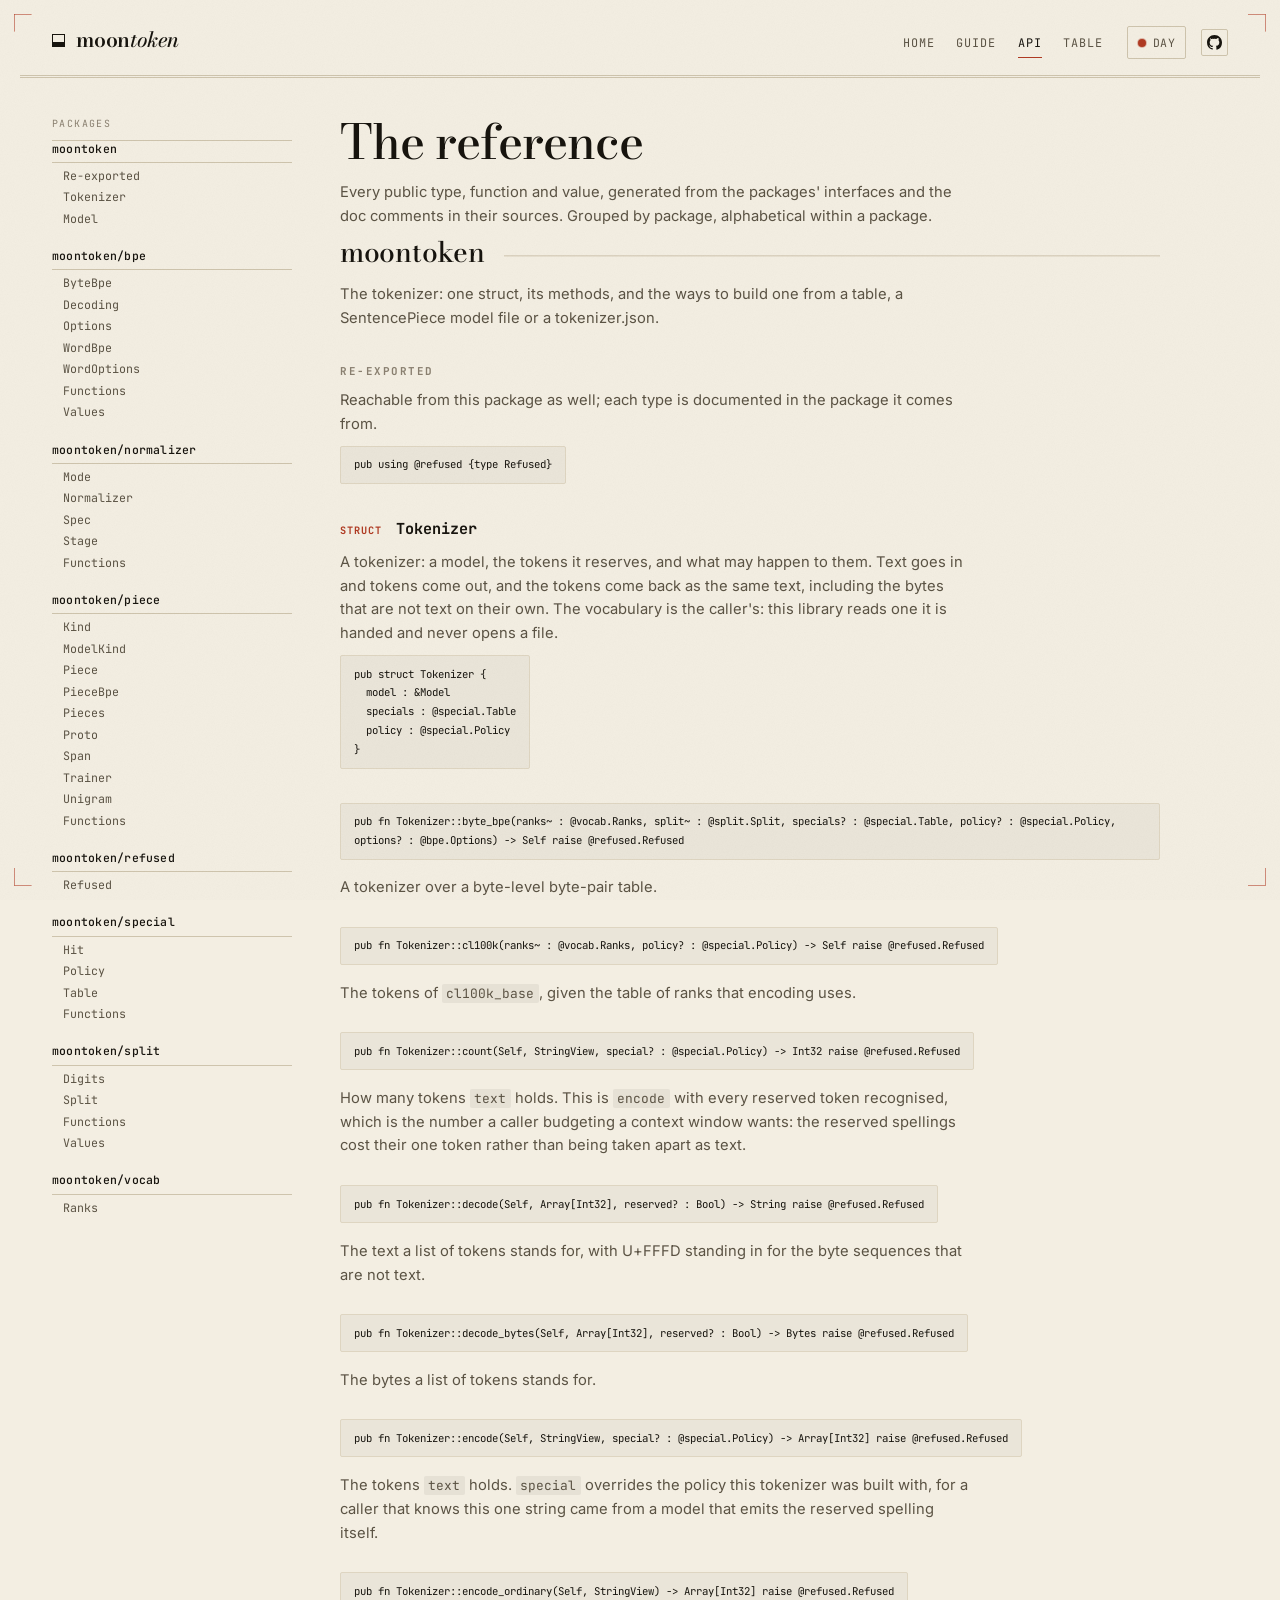
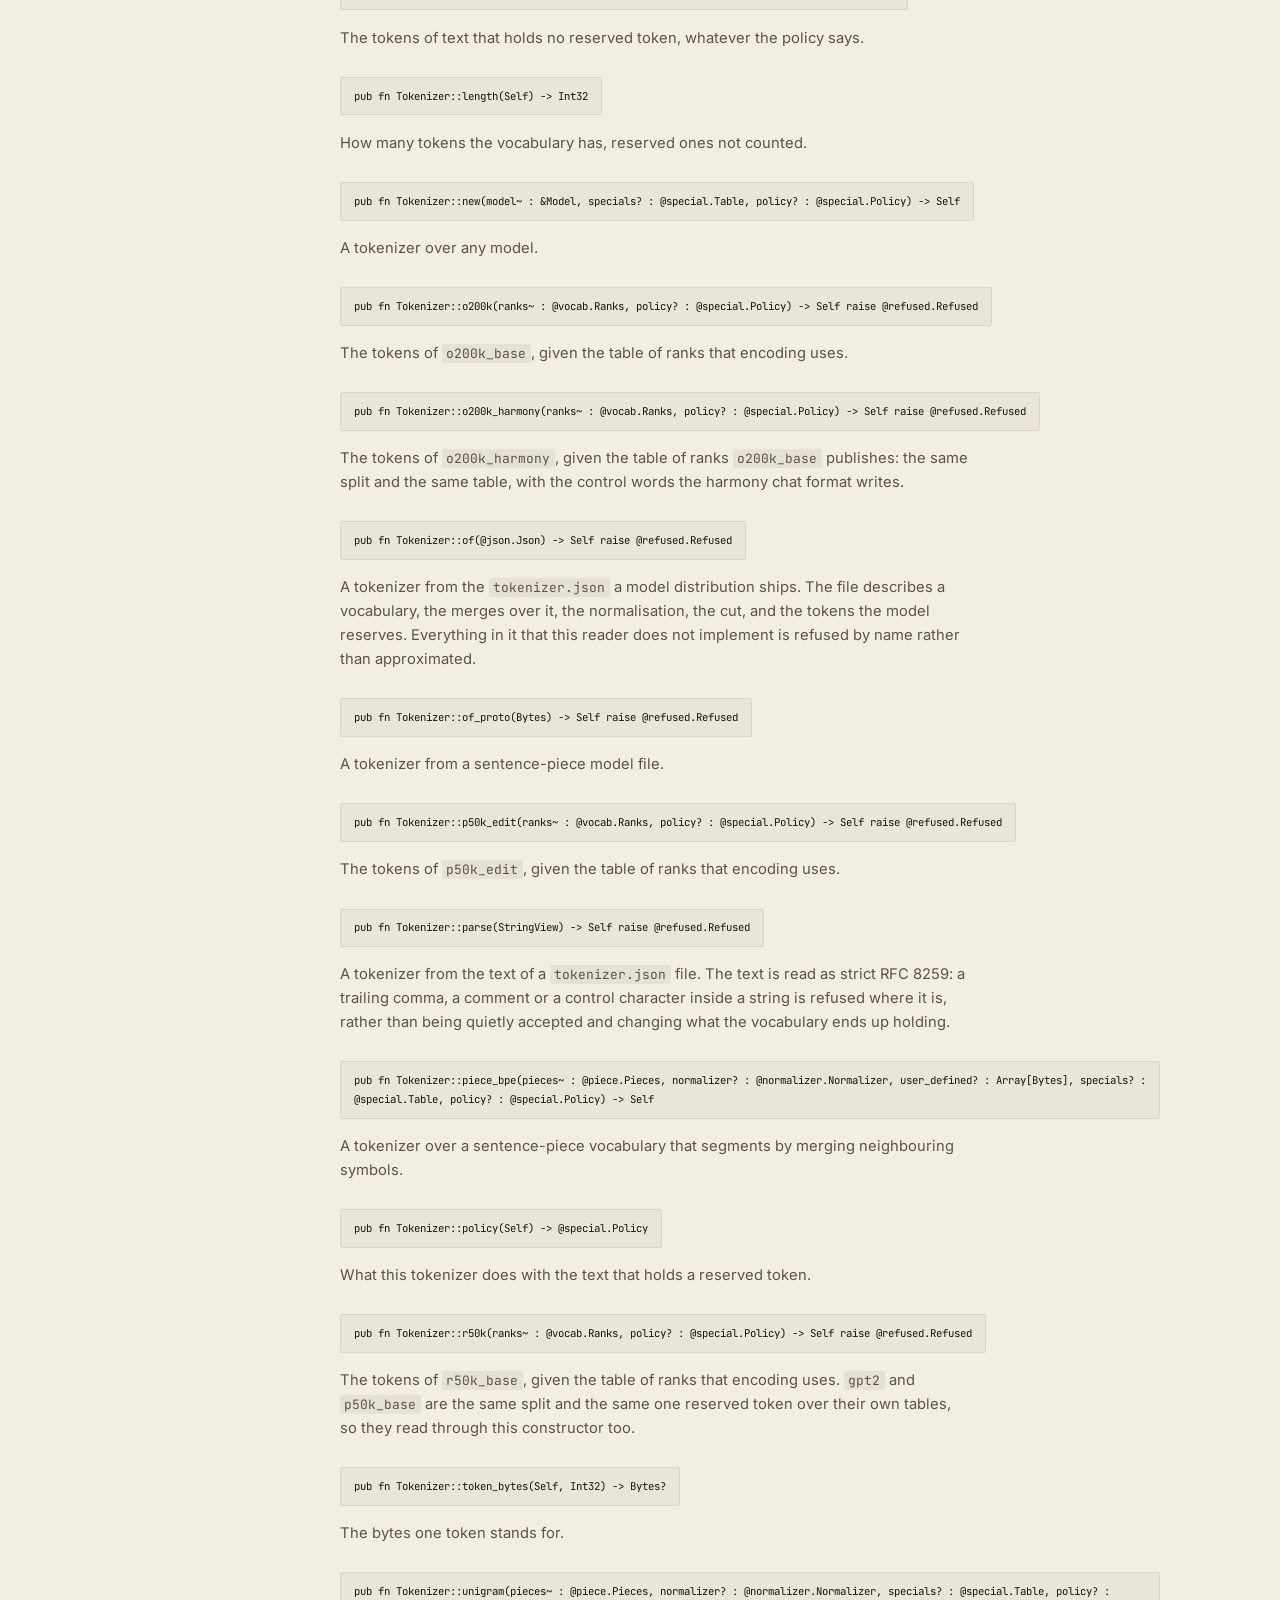
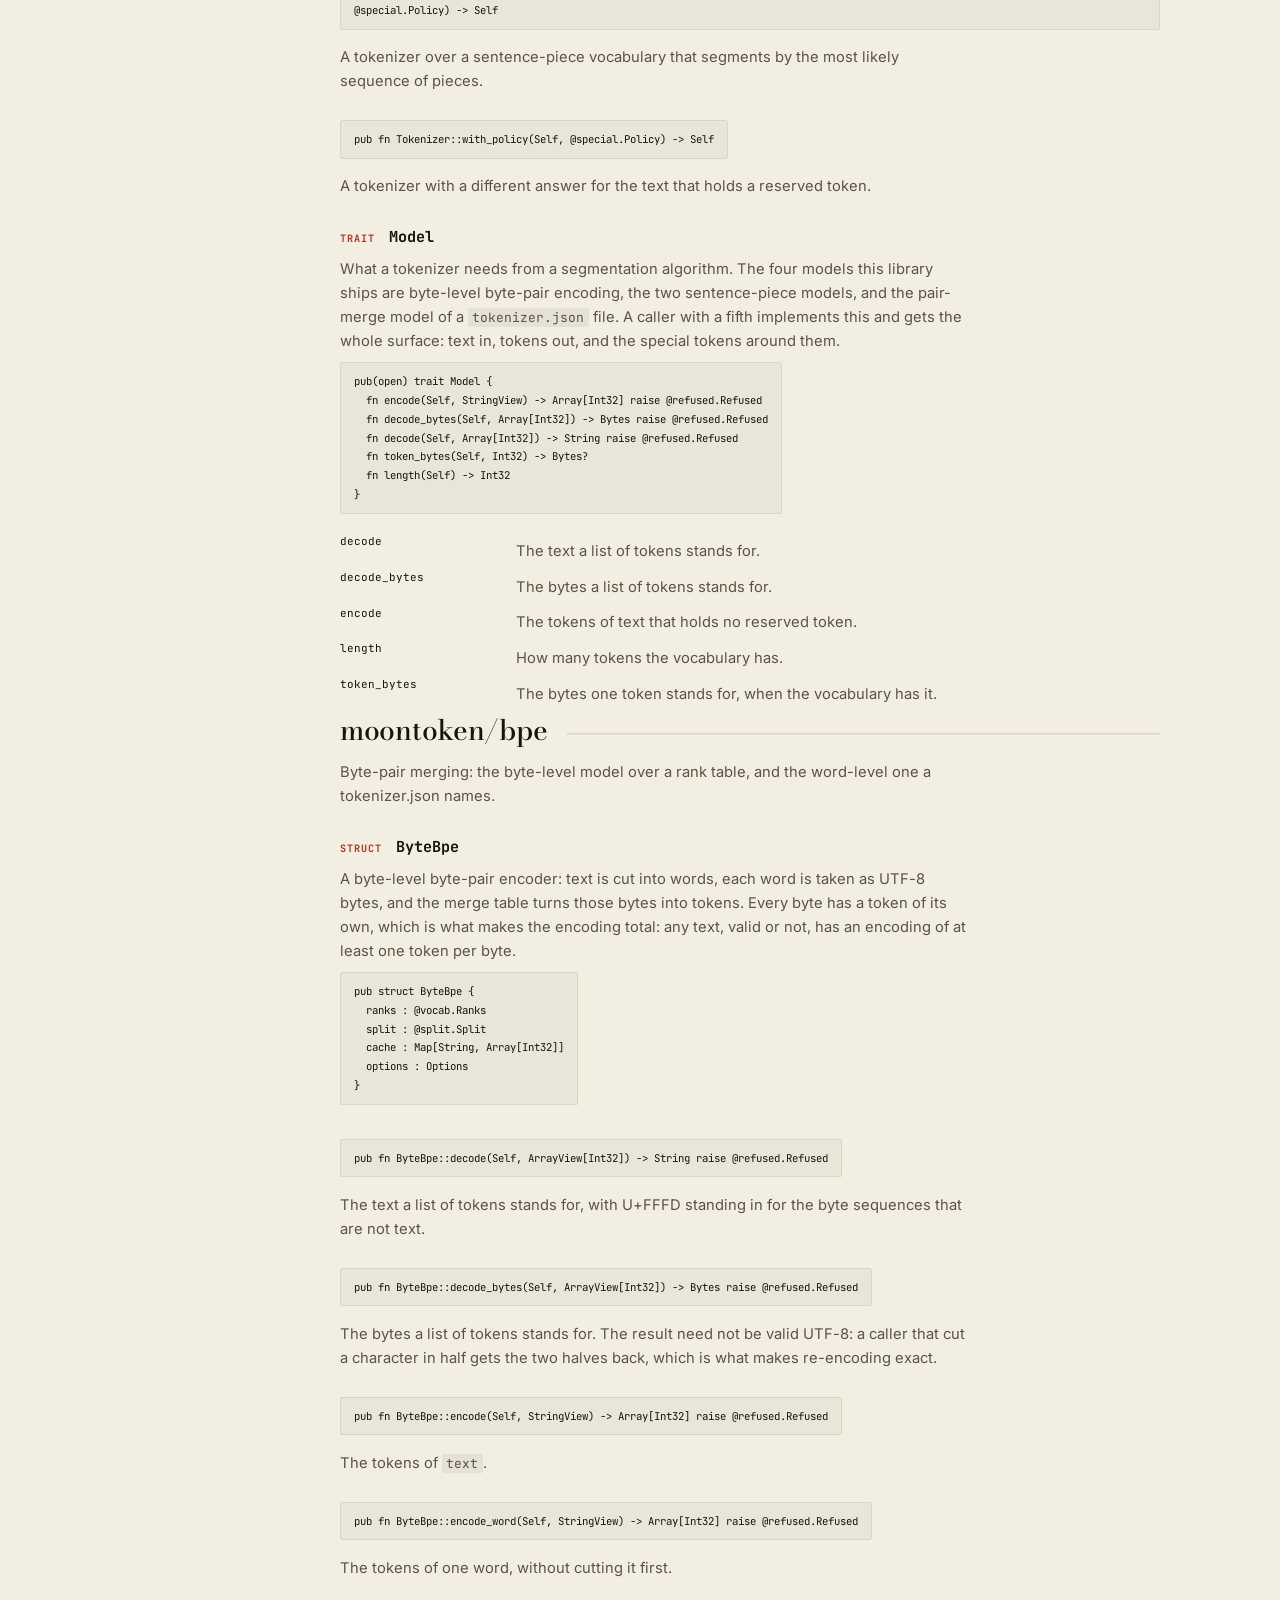
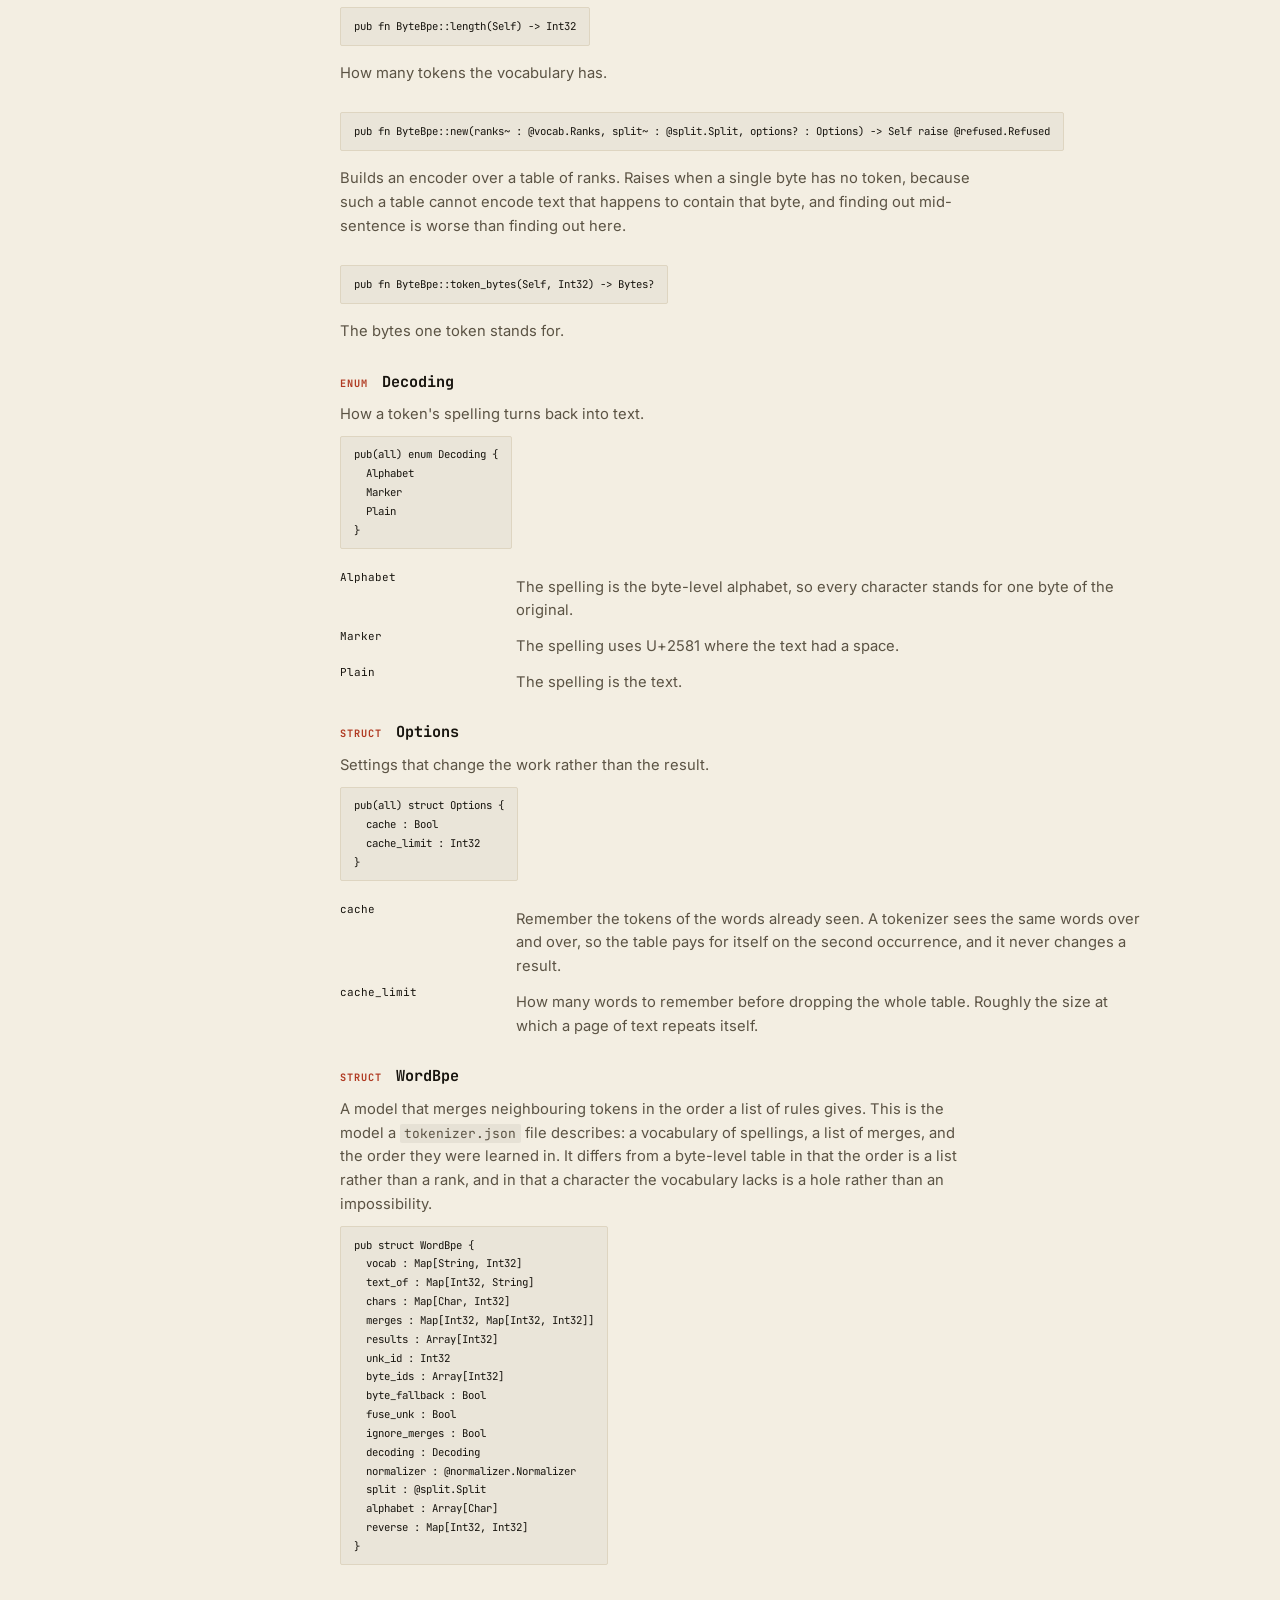
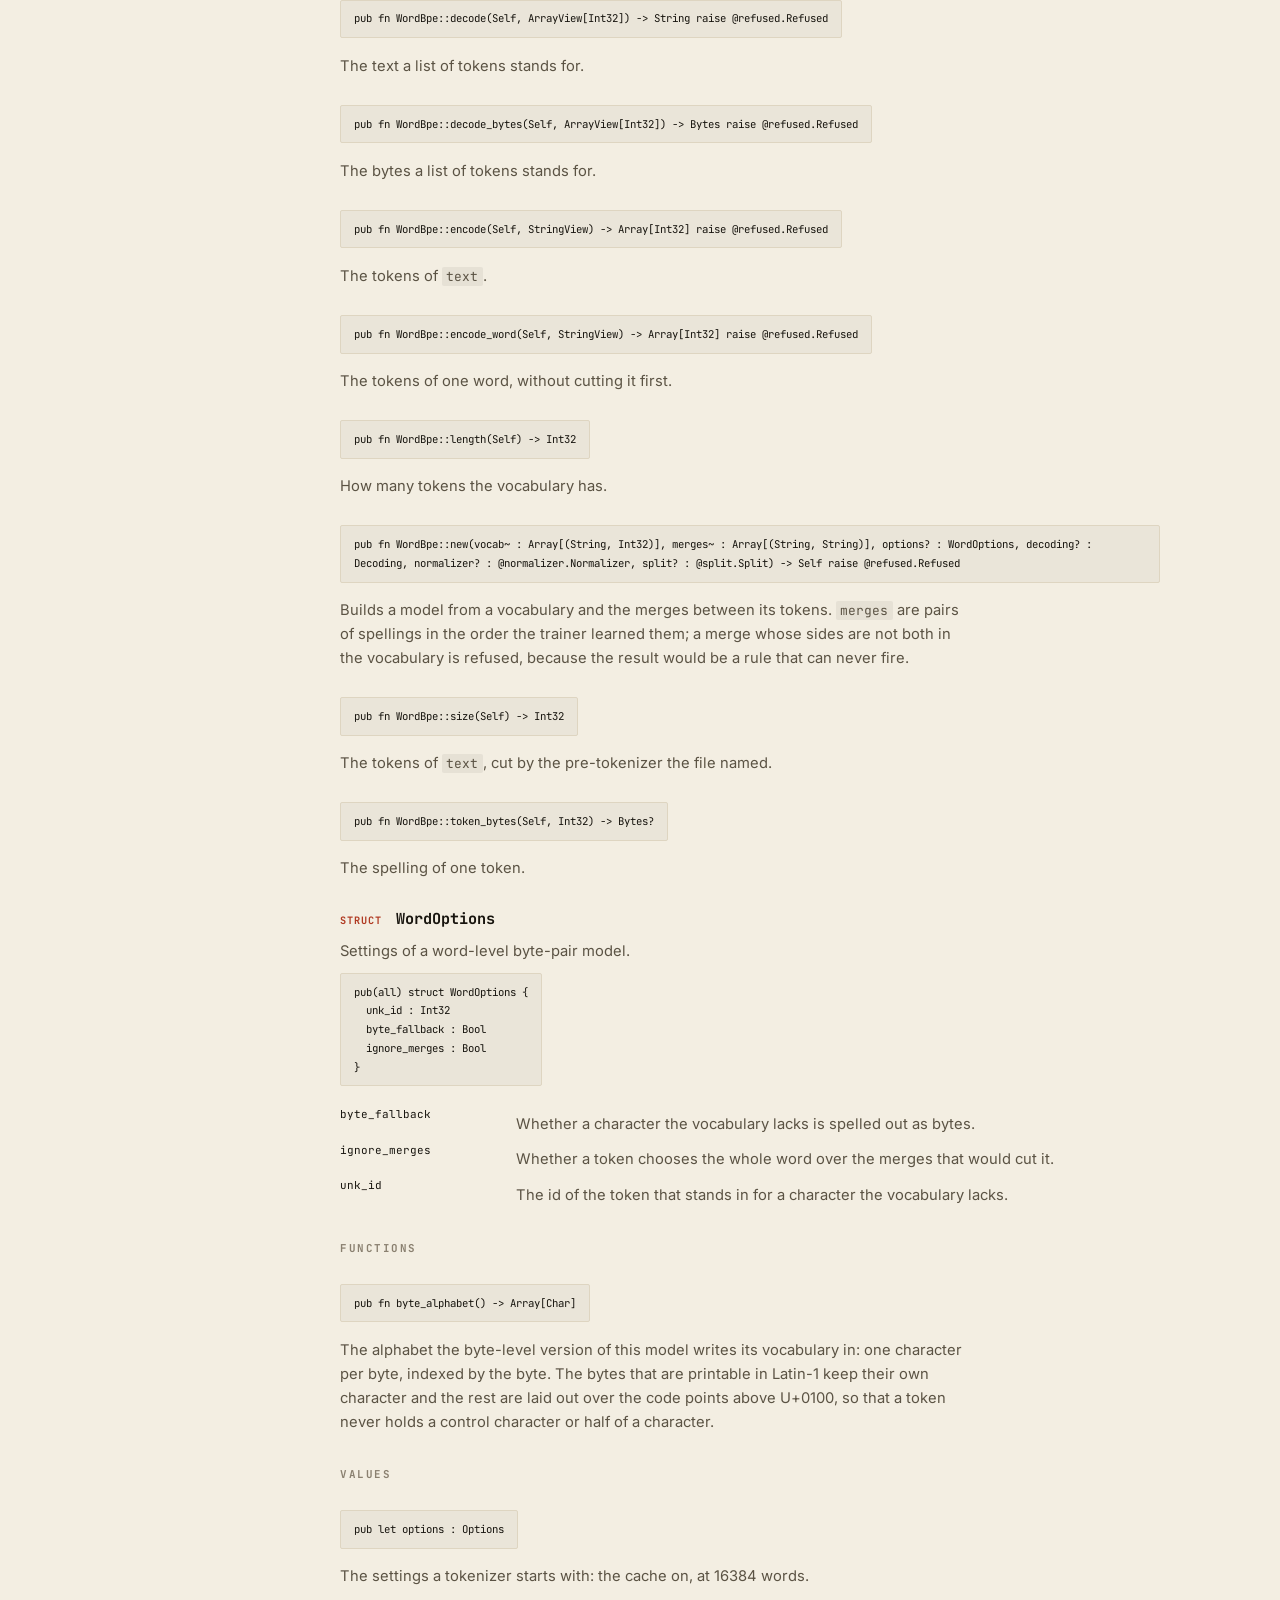
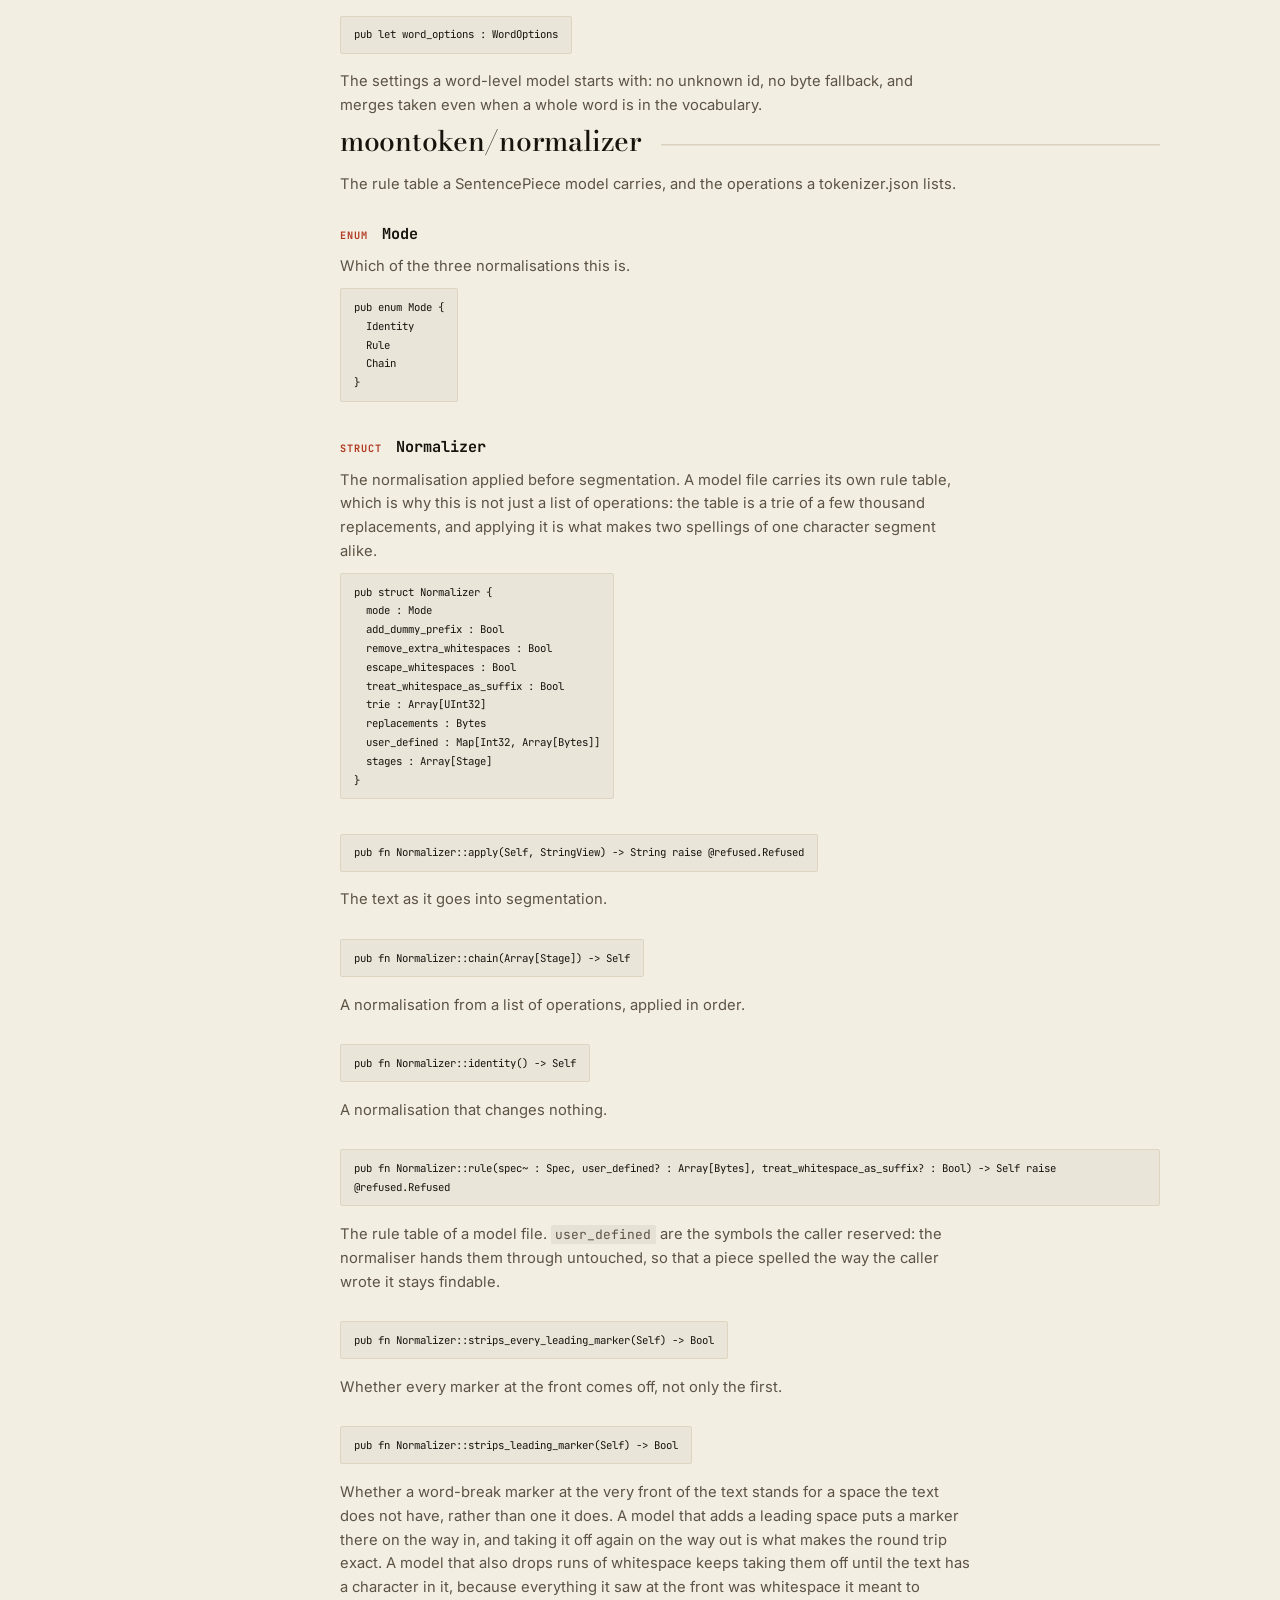
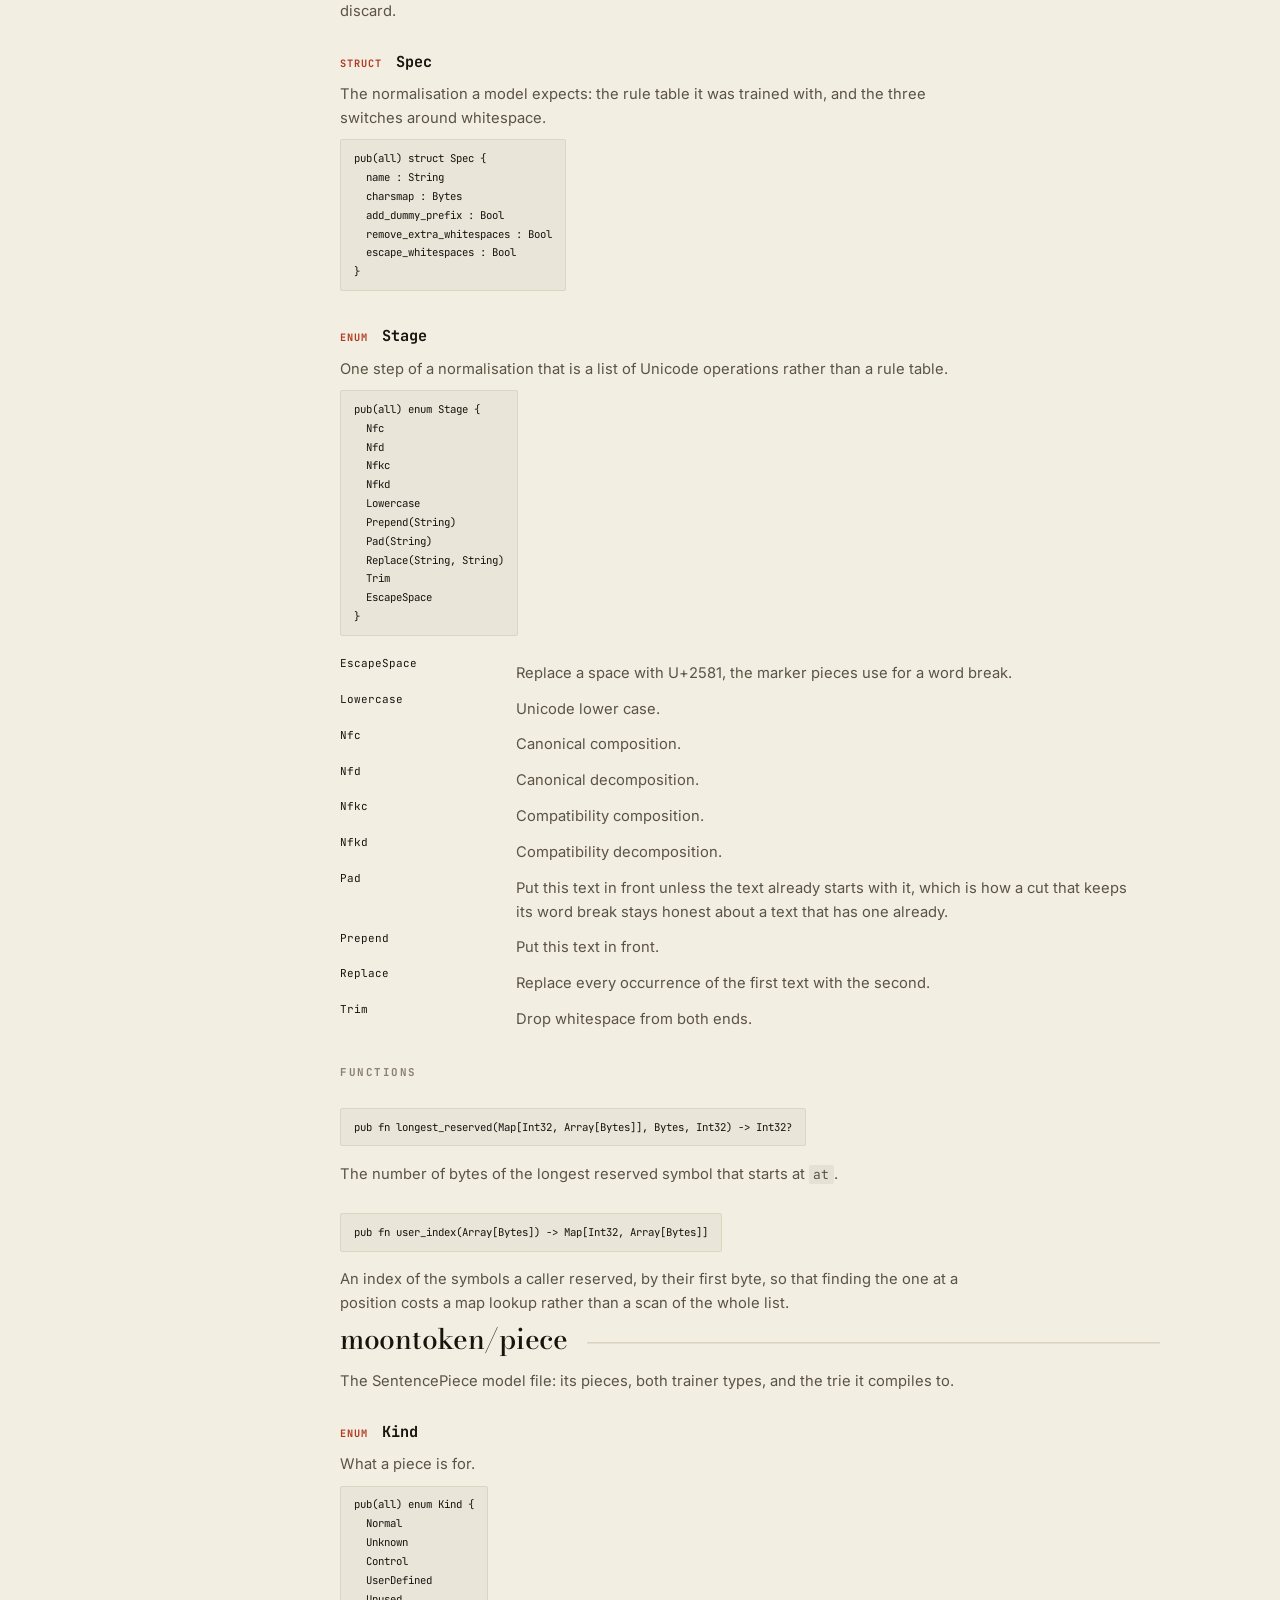
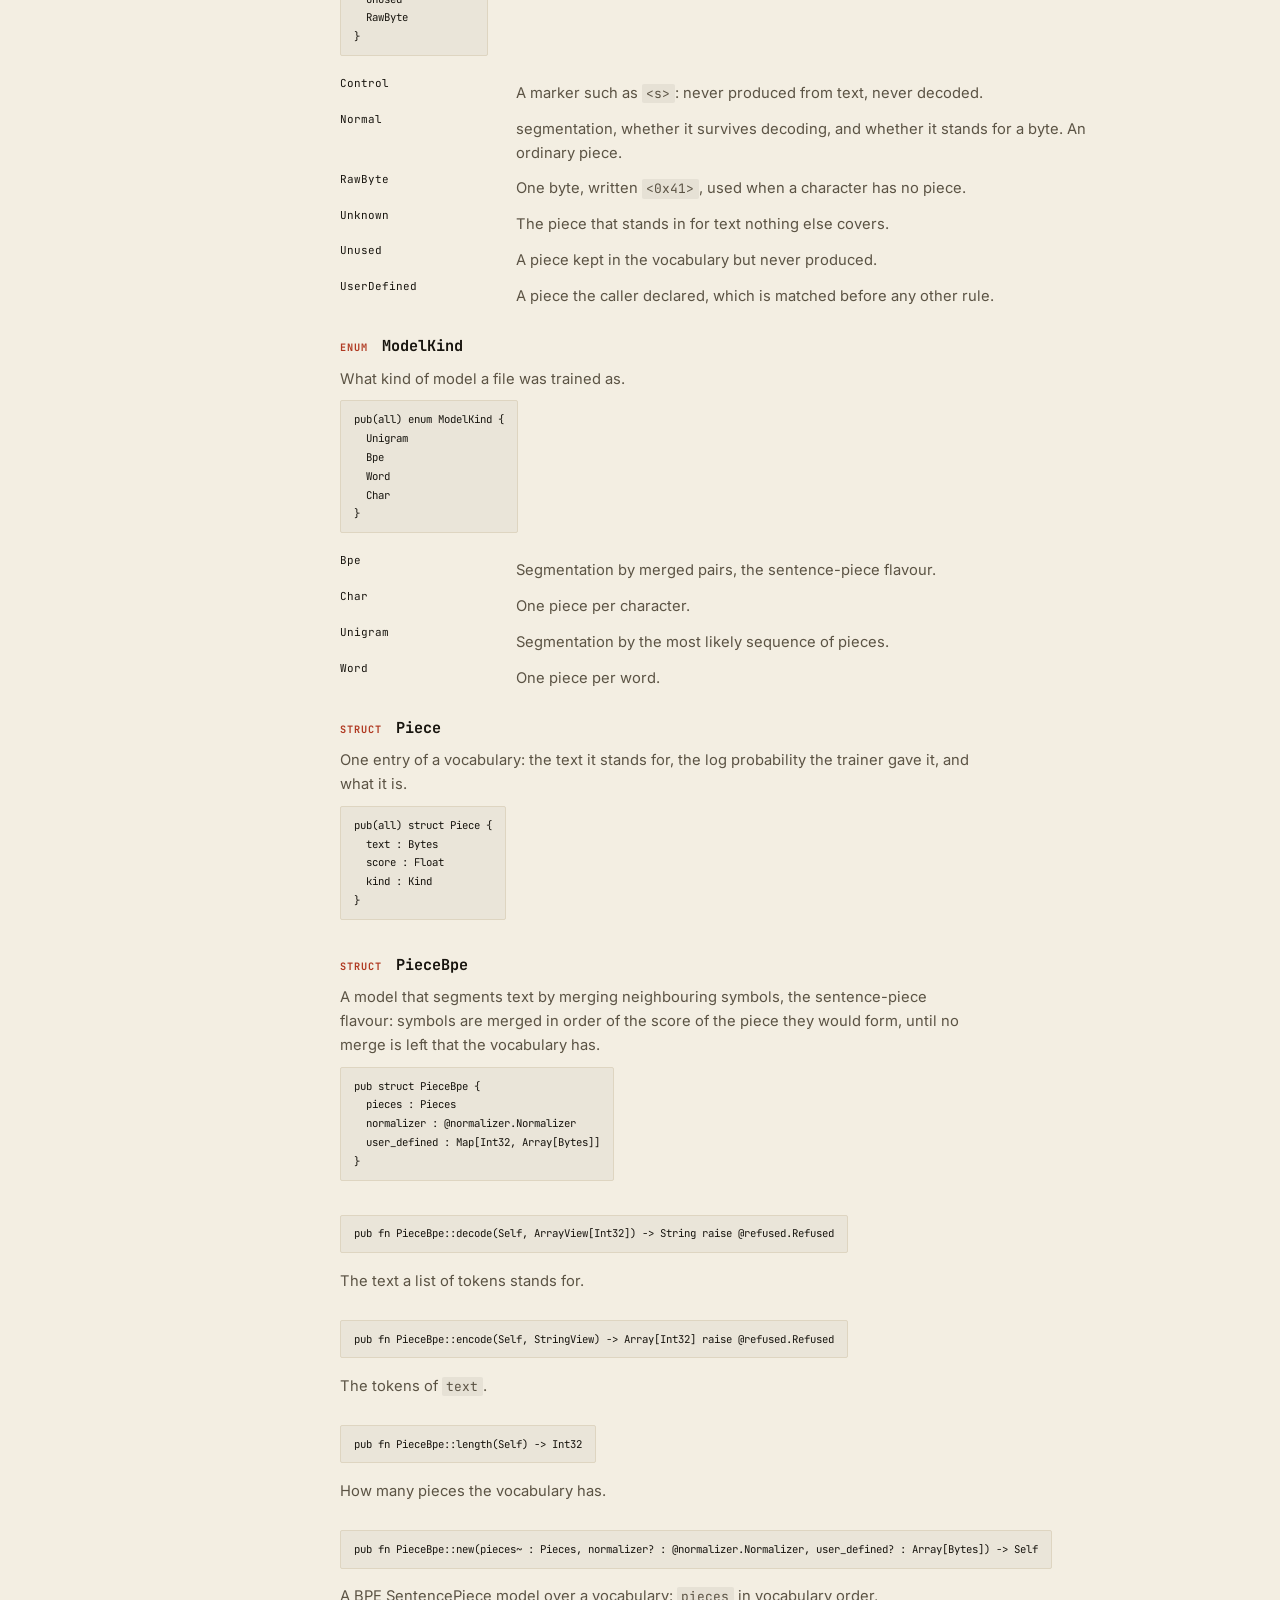
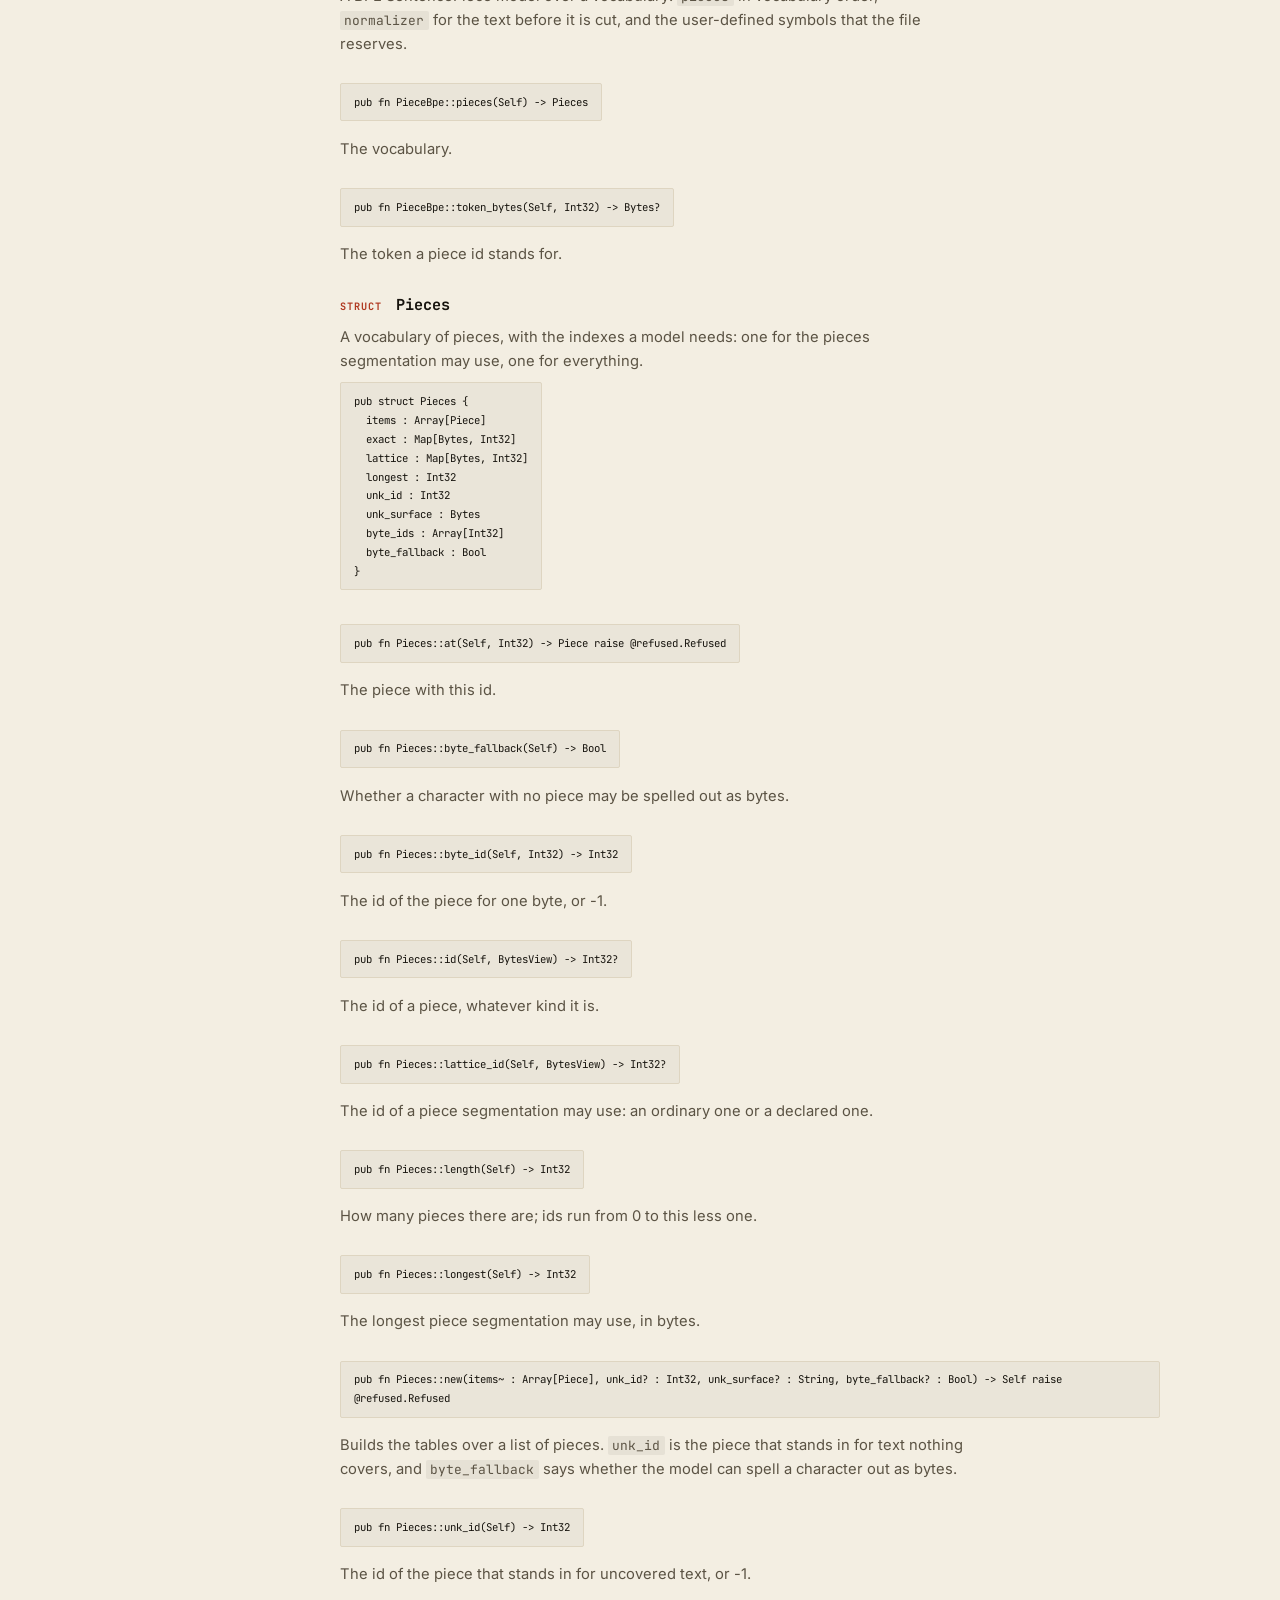
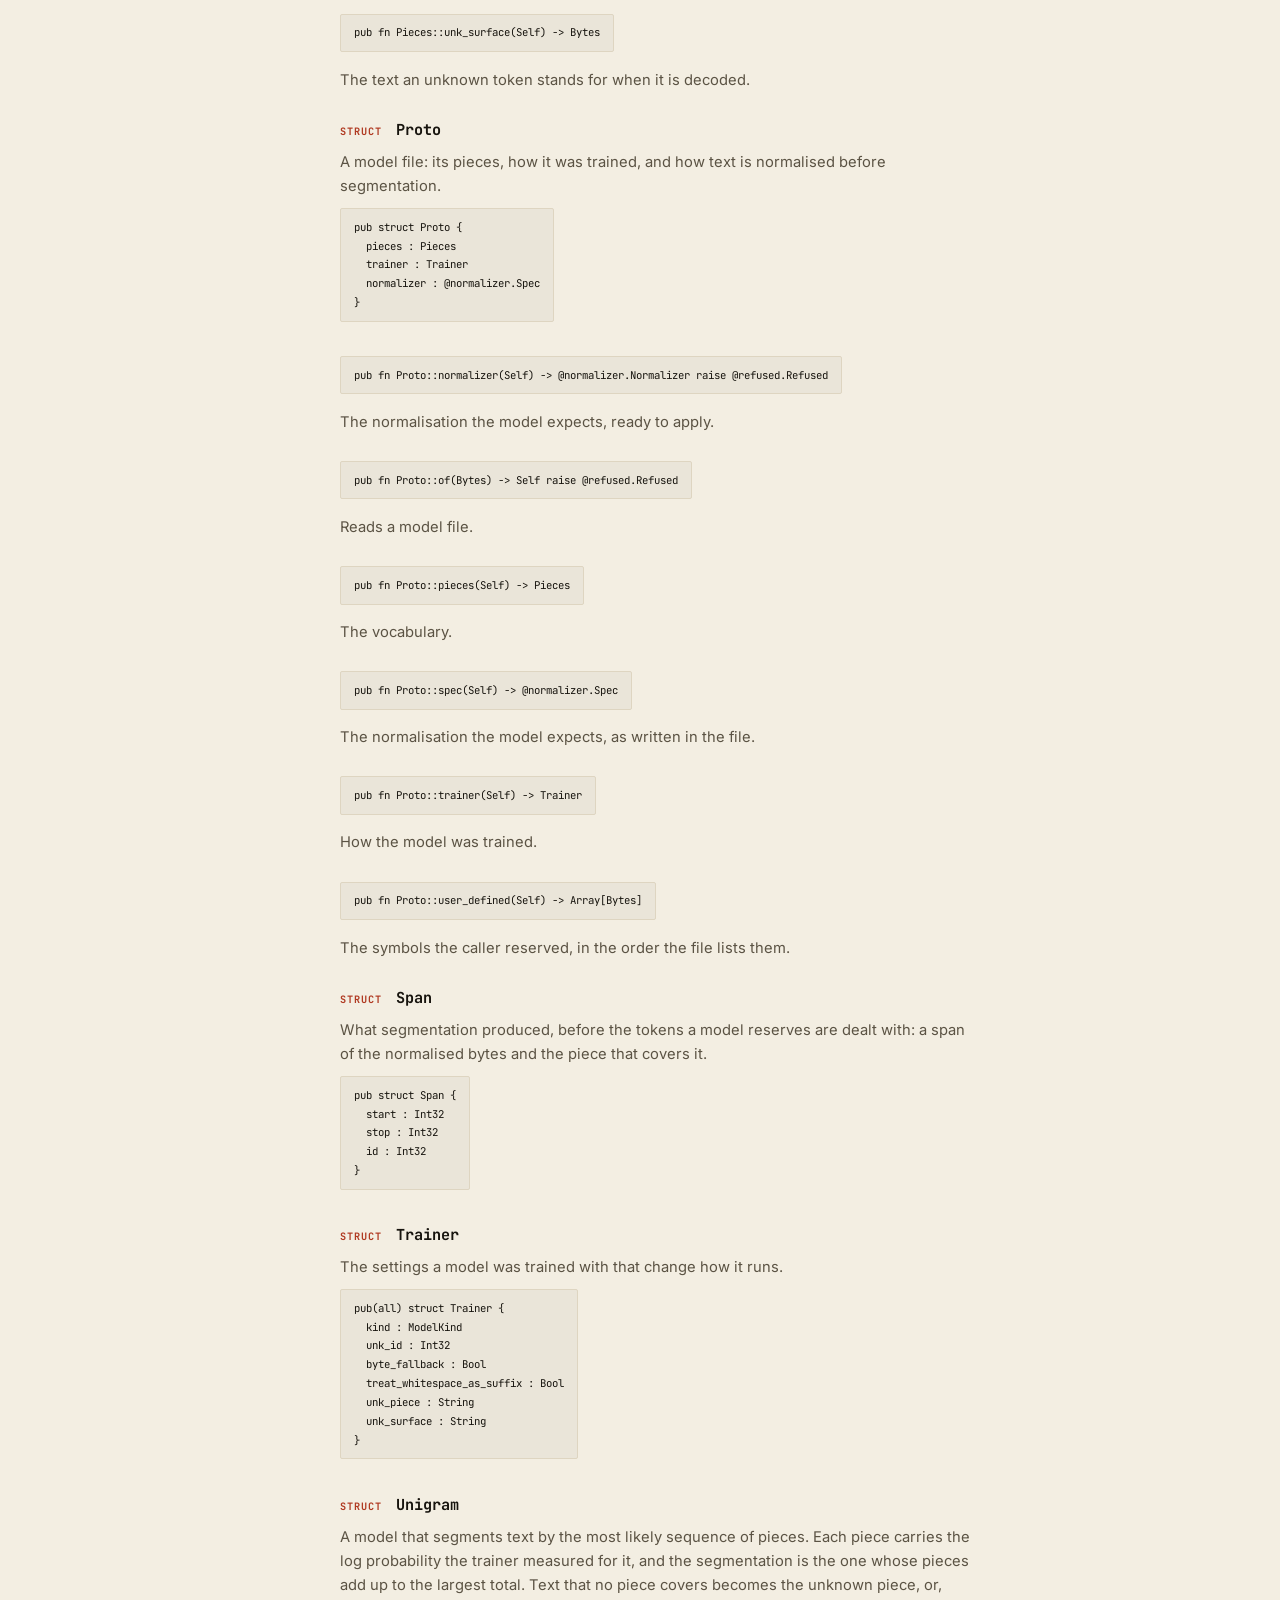
<file: docs/api.html>
<!doctype html>
<html lang="en">
<head>
<meta charset="utf-8">
<meta name="viewport" content="width=device-width, initial-scale=1">
<title>moontoken — the reference</title>
<meta name="description" content="Every public type, function and value in moontoken.">
<link rel="preconnect" href="https://fonts.googleapis.com">
<link rel="preconnect" href="https://fonts.gstatic.com" crossorigin>
<link href="https://fonts.googleapis.com/css2?family=Bodoni+Moda:ital,opsz,wght@0,6..96,400;0,6..96,500;0,6..96,600;1,6..96,400;1,6..96,500&family=Inter:wght@400;500;600&family=JetBrains+Mono:wght@400;500&family=Oswald:wght@300;500&display=swap" rel="stylesheet">
<link rel="icon" href="assets/favicon.svg" type="image/svg+xml">
<link rel="stylesheet" href="assets/site.css">
<script>
try{var n=performance.getEntriesByType("navigation")[0];if(n&&n.type==="reload")sessionStorage.removeItem("moontoken.press")}catch(e){}
try{var p=sessionStorage.getItem("moontoken.press")}catch(e){p=null}
var q=new URLSearchParams(location.search).get("press");
if(q==="day"||q==="night")p=q;
if(!p)p=matchMedia("(prefers-color-scheme: dark)").matches?"night":"day";
document.documentElement.dataset.theme=p;
</script>
<script type="module" src="assets/scroll.js"></script>
</head>
<body>

<header class="top">
  <a class="mark" href="index.html">moon<em>token</em></a>
  <nav>
    <a href="index.html">Home</a>
    <a href="guide.html">Guide</a>
    <a href="api.html" aria-current="page">API</a>
    <a href="play.html">Table</a>
  </nav>
  <div class="tools">
    <button id="theme" type="button" aria-pressed="false">
      <span class="lamp" aria-hidden="true"></span><span class="name">Day</span>
    </button>
    <a class="icon-link" href="https://github.com/moonbitstack/moontoken" aria-label="moontoken on GitHub">
      <svg viewBox="0 0 16 16" aria-hidden="true"><path fill="currentColor" d="M8 0C3.58 0 0 3.58 0 8a8 8 0 0 0 5.47 7.59c.4.07.55-.17.55-.38v-1.33c-2.23.48-2.7-1.07-2.7-1.07-.36-.92-.89-1.17-.89-1.17-.73-.5.06-.49.06-.49.8.06 1.23.83 1.23.83.72 1.22 1.88.87 2.34.66.07-.52.28-.87.5-1.07-1.78-.2-3.65-.89-3.65-3.95 0-.87.31-1.59.82-2.15-.08-.2-.36-1.02.08-2.12 0 0 .67-.21 2.2.82a7.6 7.6 0 0 1 4 0c1.53-1.04 2.2-.82 2.2-.82.44 1.1.16 1.92.08 2.12.51.56.82 1.27.82 2.15 0 3.07-1.87 3.75-3.65 3.95.29.25.54.73.54 1.48v2.2c0 .21.15.46.55.38A8 8 0 0 0 16 8c0-4.42-3.58-8-8-8Z"/></svg>
    </a>
  </div>
</header>

<main>
  <div class="api">
    <nav class="toc" aria-label="Packages">
      <div class="h">Packages</div>
      <div class="group"><b>moontoken</b>
<a href="#moontoken-re-exported">Re-exported</a>
<a href="#moontoken-tokenizer">Tokenizer</a>
<a href="#moontoken-model">Model</a>
</div>
<div class="group"><b>moontoken/bpe</b>
<a href="#bpe-bytebpe">ByteBpe</a>
<a href="#bpe-decoding">Decoding</a>
<a href="#bpe-options">Options</a>
<a href="#bpe-wordbpe">WordBpe</a>
<a href="#bpe-wordoptions">WordOptions</a>
<a href="#bpe-functions">Functions</a>
<a href="#bpe-values">Values</a>
</div>
<div class="group"><b>moontoken/normalizer</b>
<a href="#normalizer-mode">Mode</a>
<a href="#normalizer-normalizer">Normalizer</a>
<a href="#normalizer-spec">Spec</a>
<a href="#normalizer-stage">Stage</a>
<a href="#normalizer-functions">Functions</a>
</div>
<div class="group"><b>moontoken/piece</b>
<a href="#piece-kind">Kind</a>
<a href="#piece-modelkind">ModelKind</a>
<a href="#piece-piece">Piece</a>
<a href="#piece-piecebpe">PieceBpe</a>
<a href="#piece-pieces">Pieces</a>
<a href="#piece-proto">Proto</a>
<a href="#piece-span">Span</a>
<a href="#piece-trainer">Trainer</a>
<a href="#piece-unigram">Unigram</a>
<a href="#piece-functions">Functions</a>
</div>
<div class="group"><b>moontoken/refused</b>
<a href="#refused-refused">Refused</a>
</div>
<div class="group"><b>moontoken/special</b>
<a href="#special-hit">Hit</a>
<a href="#special-policy">Policy</a>
<a href="#special-table">Table</a>
<a href="#special-functions">Functions</a>
</div>
<div class="group"><b>moontoken/split</b>
<a href="#split-digits">Digits</a>
<a href="#split-split">Split</a>
<a href="#split-functions">Functions</a>
<a href="#split-values">Values</a>
</div>
<div class="group"><b>moontoken/vocab</b>
<a href="#vocab-ranks">Ranks</a>
</div>
    </nav>
    <div class="ref">
      <h1 class="doc-title">The reference</h1>
      <p class="standfirst">Every public type, function and value, generated from the packages' interfaces and the doc comments in their sources. Grouped by package, alphabetical within a package.</p>
      <section id="moontoken-top"><h2>moontoken</h2><p>The tokenizer: one struct, its methods, and the ways to build one from a table, a SentencePiece model file or a tokenizer.json.</p>
<h3 id="moontoken-re-exported">Re-exported</h3>
<p>Reachable from this package as well; each type is documented in the package it comes from.</p>
<pre class="sig"><code>pub using @refused {type Refused}</code></pre>
<article id="moontoken-tokenizer"><h3><span class="kind">struct</span> Tokenizer</h3>
<p>A tokenizer: a model, the tokens it reserves, and what may happen to them.  Text goes in and tokens come out, and the tokens come back as the same text, including the bytes that are not text on their own. The vocabulary is the caller&#x27;s: this library reads one it is handed and never opens a file.</p>
<pre class="sig"><code>pub struct Tokenizer {
  model : &amp;Model
  specials : @special.Table
  policy : @special.Policy
}</code></pre>
<div class="member" id="moontoken-tokenizer-byte-bpe"><pre class="sig"><code>pub fn Tokenizer::byte_bpe(ranks~ : @vocab.Ranks, split~ : @split.Split, specials? : @special.Table, policy? : @special.Policy, options? : @bpe.Options) -&gt; Self raise @refused.Refused</code></pre><p>A tokenizer over a byte-level byte-pair table.</p></div>
<div class="member" id="moontoken-tokenizer-cl100k"><pre class="sig"><code>pub fn Tokenizer::cl100k(ranks~ : @vocab.Ranks, policy? : @special.Policy) -&gt; Self raise @refused.Refused</code></pre><p>The tokens of <code>cl100k_base</code>, given the table of ranks that encoding uses.</p></div>
<div class="member" id="moontoken-tokenizer-count"><pre class="sig"><code>pub fn Tokenizer::count(Self, StringView, special? : @special.Policy) -&gt; Int32 raise @refused.Refused</code></pre><p>How many tokens <code>text</code> holds.  This is <code>encode</code> with every reserved token recognised, which is the number a caller budgeting a context window wants: the reserved spellings cost their one token rather than being taken apart as text.</p></div>
<div class="member" id="moontoken-tokenizer-decode"><pre class="sig"><code>pub fn Tokenizer::decode(Self, Array[Int32], reserved? : Bool) -&gt; String raise @refused.Refused</code></pre><p>The text a list of tokens stands for, with U+FFFD standing in for the byte sequences that are not text.</p></div>
<div class="member" id="moontoken-tokenizer-decode-bytes"><pre class="sig"><code>pub fn Tokenizer::decode_bytes(Self, Array[Int32], reserved? : Bool) -&gt; Bytes raise @refused.Refused</code></pre><p>The bytes a list of tokens stands for.</p></div>
<div class="member" id="moontoken-tokenizer-encode"><pre class="sig"><code>pub fn Tokenizer::encode(Self, StringView, special? : @special.Policy) -&gt; Array[Int32] raise @refused.Refused</code></pre><p>The tokens <code>text</code> holds.  <code>special</code> overrides the policy this tokenizer was built with, for a caller that knows this one string came from a model that emits the reserved spelling itself.</p></div>
<div class="member" id="moontoken-tokenizer-encode-ordinary"><pre class="sig"><code>pub fn Tokenizer::encode_ordinary(Self, StringView) -&gt; Array[Int32] raise @refused.Refused</code></pre><p>The tokens of text that holds no reserved token, whatever the policy says.</p></div>
<div class="member" id="moontoken-tokenizer-length"><pre class="sig"><code>pub fn Tokenizer::length(Self) -&gt; Int32</code></pre><p>How many tokens the vocabulary has, reserved ones not counted.</p></div>
<div class="member" id="moontoken-tokenizer-new"><pre class="sig"><code>pub fn Tokenizer::new(model~ : &amp;Model, specials? : @special.Table, policy? : @special.Policy) -&gt; Self</code></pre><p>A tokenizer over any model.</p></div>
<div class="member" id="moontoken-tokenizer-o200k"><pre class="sig"><code>pub fn Tokenizer::o200k(ranks~ : @vocab.Ranks, policy? : @special.Policy) -&gt; Self raise @refused.Refused</code></pre><p>The tokens of <code>o200k_base</code>, given the table of ranks that encoding uses.</p></div>
<div class="member" id="moontoken-tokenizer-o200k-harmony"><pre class="sig"><code>pub fn Tokenizer::o200k_harmony(ranks~ : @vocab.Ranks, policy? : @special.Policy) -&gt; Self raise @refused.Refused</code></pre><p>The tokens of <code>o200k_harmony</code>, given the table of ranks <code>o200k_base</code> publishes: the same split and the same table, with the control words the harmony chat format writes.</p></div>
<div class="member" id="moontoken-tokenizer-of"><pre class="sig"><code>pub fn Tokenizer::of(@json.Json) -&gt; Self raise @refused.Refused</code></pre><p>A tokenizer from the <code>tokenizer.json</code> a model distribution ships.  The file describes a vocabulary, the merges over it, the normalisation, the cut, and the tokens the model reserves. Everything in it that this reader does not implement is refused by name rather than approximated.</p></div>
<div class="member" id="moontoken-tokenizer-of-proto"><pre class="sig"><code>pub fn Tokenizer::of_proto(Bytes) -&gt; Self raise @refused.Refused</code></pre><p>A tokenizer from a sentence-piece model file.</p></div>
<div class="member" id="moontoken-tokenizer-p50k-edit"><pre class="sig"><code>pub fn Tokenizer::p50k_edit(ranks~ : @vocab.Ranks, policy? : @special.Policy) -&gt; Self raise @refused.Refused</code></pre><p>The tokens of <code>p50k_edit</code>, given the table of ranks that encoding uses.</p></div>
<div class="member" id="moontoken-tokenizer-parse"><pre class="sig"><code>pub fn Tokenizer::parse(StringView) -&gt; Self raise @refused.Refused</code></pre><p>A tokenizer from the text of a <code>tokenizer.json</code> file.  The text is read as strict RFC 8259: a trailing comma, a comment or a control character inside a string is refused where it is, rather than being quietly accepted and changing what the vocabulary ends up holding.</p></div>
<div class="member" id="moontoken-tokenizer-piece-bpe"><pre class="sig"><code>pub fn Tokenizer::piece_bpe(pieces~ : @piece.Pieces, normalizer? : @normalizer.Normalizer, user_defined? : Array[Bytes], specials? : @special.Table, policy? : @special.Policy) -&gt; Self</code></pre><p>A tokenizer over a sentence-piece vocabulary that segments by merging neighbouring symbols.</p></div>
<div class="member" id="moontoken-tokenizer-policy"><pre class="sig"><code>pub fn Tokenizer::policy(Self) -&gt; @special.Policy</code></pre><p>What this tokenizer does with the text that holds a reserved token.</p></div>
<div class="member" id="moontoken-tokenizer-r50k"><pre class="sig"><code>pub fn Tokenizer::r50k(ranks~ : @vocab.Ranks, policy? : @special.Policy) -&gt; Self raise @refused.Refused</code></pre><p>The tokens of <code>r50k_base</code>, given the table of ranks that encoding uses.  <code>gpt2</code> and <code>p50k_base</code> are the same split and the same one reserved token over their own tables, so they read through this constructor too.</p></div>
<div class="member" id="moontoken-tokenizer-token-bytes"><pre class="sig"><code>pub fn Tokenizer::token_bytes(Self, Int32) -&gt; Bytes?</code></pre><p>The bytes one token stands for.</p></div>
<div class="member" id="moontoken-tokenizer-unigram"><pre class="sig"><code>pub fn Tokenizer::unigram(pieces~ : @piece.Pieces, normalizer? : @normalizer.Normalizer, specials? : @special.Table, policy? : @special.Policy) -&gt; Self</code></pre><p>A tokenizer over a sentence-piece vocabulary that segments by the most likely sequence of pieces.</p></div>
<div class="member" id="moontoken-tokenizer-with-policy"><pre class="sig"><code>pub fn Tokenizer::with_policy(Self, @special.Policy) -&gt; Self</code></pre><p>A tokenizer with a different answer for the text that holds a reserved token.</p></div>
</article>
<article id="moontoken-model"><h3><span class="kind">trait</span> Model</h3>
<p>What a tokenizer needs from a segmentation algorithm.  The four models this library ships are byte-level byte-pair encoding, the two sentence-piece models, and the pair-merge model of a <code>tokenizer.json</code> file. A caller with a fifth implements this and gets the whole surface: text in, tokens out, and the special tokens around them.</p>
<pre class="sig"><code>pub(open) trait Model {
  fn encode(Self, StringView) -&gt; Array[Int32] raise @refused.Refused
  fn decode_bytes(Self, Array[Int32]) -&gt; Bytes raise @refused.Refused
  fn decode(Self, Array[Int32]) -&gt; String raise @refused.Refused
  fn token_bytes(Self, Int32) -&gt; Bytes?
  fn length(Self) -&gt; Int32
}</code></pre>
<dl class="fields"><dt><code>decode</code></dt><dd><p>The text a list of tokens stands for.</p></dd><dt><code>decode_bytes</code></dt><dd><p>The bytes a list of tokens stands for.</p></dd><dt><code>encode</code></dt><dd><p>The tokens of text that holds no reserved token.</p></dd><dt><code>length</code></dt><dd><p>How many tokens the vocabulary has.</p></dd><dt><code>token_bytes</code></dt><dd><p>The bytes one token stands for, when the vocabulary has it.</p></dd></dl>
</article>
</section>
<section id="bpe-top"><h2>moontoken/bpe</h2><p>Byte-pair merging: the byte-level model over a rank table, and the word-level one a tokenizer.json names.</p>
<article id="bpe-bytebpe"><h3><span class="kind">struct</span> ByteBpe</h3>
<p>A byte-level byte-pair encoder: text is cut into words, each word is taken as UTF-8 bytes, and the merge table turns those bytes into tokens.  Every byte has a token of its own, which is what makes the encoding total: any text, valid or not, has an encoding of at least one token per byte.</p>
<pre class="sig"><code>pub struct ByteBpe {
  ranks : @vocab.Ranks
  split : @split.Split
  cache : Map[String, Array[Int32]]
  options : Options
}</code></pre>
<div class="member" id="bpe-bytebpe-decode"><pre class="sig"><code>pub fn ByteBpe::decode(Self, ArrayView[Int32]) -&gt; String raise @refused.Refused</code></pre><p>The text a list of tokens stands for, with U+FFFD standing in for the byte sequences that are not text.</p></div>
<div class="member" id="bpe-bytebpe-decode-bytes"><pre class="sig"><code>pub fn ByteBpe::decode_bytes(Self, ArrayView[Int32]) -&gt; Bytes raise @refused.Refused</code></pre><p>The bytes a list of tokens stands for.  The result need not be valid UTF-8: a caller that cut a character in half gets the two halves back, which is what makes re-encoding exact.</p></div>
<div class="member" id="bpe-bytebpe-encode"><pre class="sig"><code>pub fn ByteBpe::encode(Self, StringView) -&gt; Array[Int32] raise @refused.Refused</code></pre><p>The tokens of <code>text</code>.</p></div>
<div class="member" id="bpe-bytebpe-encode-word"><pre class="sig"><code>pub fn ByteBpe::encode_word(Self, StringView) -&gt; Array[Int32] raise @refused.Refused</code></pre><p>The tokens of one word, without cutting it first.</p></div>
<div class="member" id="bpe-bytebpe-length"><pre class="sig"><code>pub fn ByteBpe::length(Self) -&gt; Int32</code></pre><p>How many tokens the vocabulary has.</p></div>
<div class="member" id="bpe-bytebpe-new"><pre class="sig"><code>pub fn ByteBpe::new(ranks~ : @vocab.Ranks, split~ : @split.Split, options? : Options) -&gt; Self raise @refused.Refused</code></pre><p>Builds an encoder over a table of ranks.  Raises when a single byte has no token, because such a table cannot encode text that happens to contain that byte, and finding out mid-sentence is worse than finding out here.</p></div>
<div class="member" id="bpe-bytebpe-token-bytes"><pre class="sig"><code>pub fn ByteBpe::token_bytes(Self, Int32) -&gt; Bytes?</code></pre><p>The bytes one token stands for.</p></div>
</article>
<article id="bpe-decoding"><h3><span class="kind">enum</span> Decoding</h3>
<p>How a token&#x27;s spelling turns back into text.</p>
<pre class="sig"><code>pub(all) enum Decoding {
  Alphabet
  Marker
  Plain
}</code></pre>
<dl class="fields"><dt><code>Alphabet</code></dt><dd><p> The spelling is the byte-level alphabet, so every character stands for one byte of the original.</p></dd><dt><code>Marker</code></dt><dd><p> The spelling uses U+2581 where the text had a space.</p></dd><dt><code>Plain</code></dt><dd><p> The spelling is the text.</p></dd></dl>
</article>
<article id="bpe-options"><h3><span class="kind">struct</span> Options</h3>
<p>Settings that change the work rather than the result.</p>
<pre class="sig"><code>pub(all) struct Options {
  cache : Bool
  cache_limit : Int32
}</code></pre>
<dl class="fields"><dt><code>cache</code></dt><dd><p> Remember the tokens of the words already seen. A tokenizer sees the same words over and over, so the table pays for itself on the second occurrence, and it never changes a result.</p></dd><dt><code>cache_limit</code></dt><dd><p> How many words to remember before dropping the whole table. Roughly the size at which a page of text repeats itself.</p></dd></dl>
</article>
<article id="bpe-wordbpe"><h3><span class="kind">struct</span> WordBpe</h3>
<p>A model that merges neighbouring tokens in the order a list of rules gives.  This is the model a <code>tokenizer.json</code> file describes: a vocabulary of spellings, a list of merges, and the order they were learned in. It differs from a byte-level table in that the order is a list rather than a rank, and in that a character the vocabulary lacks is a hole rather than an impossibility.</p>
<pre class="sig"><code>pub struct WordBpe {
  vocab : Map[String, Int32]
  text_of : Map[Int32, String]
  chars : Map[Char, Int32]
  merges : Map[Int32, Map[Int32, Int32]]
  results : Array[Int32]
  unk_id : Int32
  byte_ids : Array[Int32]
  byte_fallback : Bool
  fuse_unk : Bool
  ignore_merges : Bool
  decoding : Decoding
  normalizer : @normalizer.Normalizer
  split : @split.Split
  alphabet : Array[Char]
  reverse : Map[Int32, Int32]
}</code></pre>
<div class="member" id="bpe-wordbpe-decode"><pre class="sig"><code>pub fn WordBpe::decode(Self, ArrayView[Int32]) -&gt; String raise @refused.Refused</code></pre><p>The text a list of tokens stands for.</p></div>
<div class="member" id="bpe-wordbpe-decode-bytes"><pre class="sig"><code>pub fn WordBpe::decode_bytes(Self, ArrayView[Int32]) -&gt; Bytes raise @refused.Refused</code></pre><p>The bytes a list of tokens stands for.</p></div>
<div class="member" id="bpe-wordbpe-encode"><pre class="sig"><code>pub fn WordBpe::encode(Self, StringView) -&gt; Array[Int32] raise @refused.Refused</code></pre><p>The tokens of <code>text</code>.</p></div>
<div class="member" id="bpe-wordbpe-encode-word"><pre class="sig"><code>pub fn WordBpe::encode_word(Self, StringView) -&gt; Array[Int32] raise @refused.Refused</code></pre><p>The tokens of one word, without cutting it first.</p></div>
<div class="member" id="bpe-wordbpe-length"><pre class="sig"><code>pub fn WordBpe::length(Self) -&gt; Int32</code></pre><p>How many tokens the vocabulary has.</p></div>
<div class="member" id="bpe-wordbpe-new"><pre class="sig"><code>pub fn WordBpe::new(vocab~ : Array[(String, Int32)], merges~ : Array[(String, String)], options? : WordOptions, decoding? : Decoding, normalizer? : @normalizer.Normalizer, split? : @split.Split) -&gt; Self raise @refused.Refused</code></pre><p>Builds a model from a vocabulary and the merges between its tokens.  <code>merges</code> are pairs of spellings in the order the trainer learned them; a merge whose sides are not both in the vocabulary is refused, because the result would be a rule that can never fire.</p></div>
<div class="member" id="bpe-wordbpe-size"><pre class="sig"><code>pub fn WordBpe::size(Self) -&gt; Int32</code></pre><p>The tokens of <code>text</code>, cut by the pre-tokenizer the file named.</p></div>
<div class="member" id="bpe-wordbpe-token-bytes"><pre class="sig"><code>pub fn WordBpe::token_bytes(Self, Int32) -&gt; Bytes?</code></pre><p>The spelling of one token.</p></div>
</article>
<article id="bpe-wordoptions"><h3><span class="kind">struct</span> WordOptions</h3>
<p>Settings of a word-level byte-pair model.</p>
<pre class="sig"><code>pub(all) struct WordOptions {
  unk_id : Int32
  byte_fallback : Bool
  ignore_merges : Bool
}</code></pre>
<dl class="fields"><dt><code>byte_fallback</code></dt><dd><p> Whether a character the vocabulary lacks is spelled out as bytes.</p></dd><dt><code>ignore_merges</code></dt><dd><p> Whether a token chooses the whole word over the merges that would cut it.</p></dd><dt><code>unk_id</code></dt><dd><p> The id of the token that stands in for a character the vocabulary lacks.</p></dd></dl>
</article>
<h3 id="bpe-functions">Functions</h3>
<div class="member" id="bpe-byte-alphabet"><pre class="sig"><code>pub fn byte_alphabet() -&gt; Array[Char]</code></pre><p>The alphabet the byte-level version of this model writes its vocabulary in: one character per byte, indexed by the byte.  The bytes that are printable in Latin-1 keep their own character and the rest are laid out over the code points above U+0100, so that a token never holds a control character or half of a character.</p></div>
<h3 id="bpe-values">Values</h3>
<div class="member" id="bpe-options"><pre class="sig"><code>pub let options : Options</code></pre><p>The settings a tokenizer starts with: the cache on, at 16384 words.</p></div>
<div class="member" id="bpe-word-options"><pre class="sig"><code>pub let word_options : WordOptions</code></pre><p>The settings a word-level model starts with: no unknown id, no byte fallback, and merges taken even when a whole word is in the vocabulary.</p></div>
</section>
<section id="normalizer-top"><h2>moontoken/normalizer</h2><p>The rule table a SentencePiece model carries, and the operations a tokenizer.json lists.</p>
<article id="normalizer-mode"><h3><span class="kind">enum</span> Mode</h3>
<p>Which of the three normalisations this is.</p>
<pre class="sig"><code>pub enum Mode {
  Identity
  Rule
  Chain
}</code></pre>
</article>
<article id="normalizer-normalizer"><h3><span class="kind">struct</span> Normalizer</h3>
<p>The normalisation applied before segmentation.  A model file carries its own rule table, which is why this is not just a list of operations: the table is a trie of a few thousand replacements, and applying it is what makes two spellings of one character segment alike.</p>
<pre class="sig"><code>pub struct Normalizer {
  mode : Mode
  add_dummy_prefix : Bool
  remove_extra_whitespaces : Bool
  escape_whitespaces : Bool
  treat_whitespace_as_suffix : Bool
  trie : Array[UInt32]
  replacements : Bytes
  user_defined : Map[Int32, Array[Bytes]]
  stages : Array[Stage]
}</code></pre>
<div class="member" id="normalizer-normalizer-apply"><pre class="sig"><code>pub fn Normalizer::apply(Self, StringView) -&gt; String raise @refused.Refused</code></pre><p>The text as it goes into segmentation.</p></div>
<div class="member" id="normalizer-normalizer-chain"><pre class="sig"><code>pub fn Normalizer::chain(Array[Stage]) -&gt; Self</code></pre><p>A normalisation from a list of operations, applied in order.</p></div>
<div class="member" id="normalizer-normalizer-identity"><pre class="sig"><code>pub fn Normalizer::identity() -&gt; Self</code></pre><p>A normalisation that changes nothing.</p></div>
<div class="member" id="normalizer-normalizer-rule"><pre class="sig"><code>pub fn Normalizer::rule(spec~ : Spec, user_defined? : Array[Bytes], treat_whitespace_as_suffix? : Bool) -&gt; Self raise @refused.Refused</code></pre><p>The rule table of a model file.  <code>user_defined</code> are the symbols the caller reserved: the normaliser hands them through untouched, so that a piece spelled the way the caller wrote it stays findable.</p></div>
<div class="member" id="normalizer-normalizer-strips-every-leading-marker"><pre class="sig"><code>pub fn Normalizer::strips_every_leading_marker(Self) -&gt; Bool</code></pre><p>Whether every marker at the front comes off, not only the first.</p></div>
<div class="member" id="normalizer-normalizer-strips-leading-marker"><pre class="sig"><code>pub fn Normalizer::strips_leading_marker(Self) -&gt; Bool</code></pre><p>Whether a word-break marker at the very front of the text stands for a space the text does not have, rather than one it does.  A model that adds a leading space puts a marker there on the way in, and taking it off again on the way out is what makes the round trip exact. A model that also drops runs of whitespace keeps taking them off until the text has a character in it, because everything it saw at the front was whitespace it meant to discard.</p></div>
</article>
<article id="normalizer-spec"><h3><span class="kind">struct</span> Spec</h3>
<p>The normalisation a model expects: the rule table it was trained with, and the three switches around whitespace.</p>
<pre class="sig"><code>pub(all) struct Spec {
  name : String
  charsmap : Bytes
  add_dummy_prefix : Bool
  remove_extra_whitespaces : Bool
  escape_whitespaces : Bool
}</code></pre>
</article>
<article id="normalizer-stage"><h3><span class="kind">enum</span> Stage</h3>
<p>One step of a normalisation that is a list of Unicode operations rather than a rule table.</p>
<pre class="sig"><code>pub(all) enum Stage {
  Nfc
  Nfd
  Nfkc
  Nfkd
  Lowercase
  Prepend(String)
  Pad(String)
  Replace(String, String)
  Trim
  EscapeSpace
}</code></pre>
<dl class="fields"><dt><code>EscapeSpace</code></dt><dd><p> Replace a space with U+2581, the marker pieces use for a word break.</p></dd><dt><code>Lowercase</code></dt><dd><p> Unicode lower case.</p></dd><dt><code>Nfc</code></dt><dd><p> Canonical composition.</p></dd><dt><code>Nfd</code></dt><dd><p> Canonical decomposition.</p></dd><dt><code>Nfkc</code></dt><dd><p> Compatibility composition.</p></dd><dt><code>Nfkd</code></dt><dd><p> Compatibility decomposition.</p></dd><dt><code>Pad</code></dt><dd><p> Put this text in front unless the text already starts with it, which is how a cut that keeps its word break stays honest about a text that has one already.</p></dd><dt><code>Prepend</code></dt><dd><p> Put this text in front.</p></dd><dt><code>Replace</code></dt><dd><p> Replace every occurrence of the first text with the second.</p></dd><dt><code>Trim</code></dt><dd><p> Drop whitespace from both ends.</p></dd></dl>
</article>
<h3 id="normalizer-functions">Functions</h3>
<div class="member" id="normalizer-longest-reserved"><pre class="sig"><code>pub fn longest_reserved(Map[Int32, Array[Bytes]], Bytes, Int32) -&gt; Int32?</code></pre><p>The number of bytes of the longest reserved symbol that starts at <code>at</code>.</p></div>
<div class="member" id="normalizer-user-index"><pre class="sig"><code>pub fn user_index(Array[Bytes]) -&gt; Map[Int32, Array[Bytes]]</code></pre><p>An index of the symbols a caller reserved, by their first byte, so that finding the one at a position costs a map lookup rather than a scan of the whole list.</p></div>
</section>
<section id="piece-top"><h2>moontoken/piece</h2><p>The SentencePiece model file: its pieces, both trainer types, and the trie it compiles to.</p>
<article id="piece-kind"><h3><span class="kind">enum</span> Kind</h3>
<p>What a piece is for.</p>
<pre class="sig"><code>pub(all) enum Kind {
  Normal
  Unknown
  Control
  UserDefined
  Unused
  RawByte
}</code></pre>
<dl class="fields"><dt><code>Control</code></dt><dd><p> A marker such as <code>&lt;s&gt;</code>: never produced from text, never decoded.</p></dd><dt><code>Normal</code></dt><dd><p>segmentation, whether it survives decoding, and whether it stands for a byte.  An ordinary piece.</p></dd><dt><code>RawByte</code></dt><dd><p> One byte, written <code>&lt;0x41&gt;</code>, used when a character has no piece.</p></dd><dt><code>Unknown</code></dt><dd><p> The piece that stands in for text nothing else covers.</p></dd><dt><code>Unused</code></dt><dd><p> A piece kept in the vocabulary but never produced.</p></dd><dt><code>UserDefined</code></dt><dd><p> A piece the caller declared, which is matched before any other rule.</p></dd></dl>
</article>
<article id="piece-modelkind"><h3><span class="kind">enum</span> ModelKind</h3>
<p>What kind of model a file was trained as.</p>
<pre class="sig"><code>pub(all) enum ModelKind {
  Unigram
  Bpe
  Word
  Char
}</code></pre>
<dl class="fields"><dt><code>Bpe</code></dt><dd><p> Segmentation by merged pairs, the sentence-piece flavour.</p></dd><dt><code>Char</code></dt><dd><p> One piece per character.</p></dd><dt><code>Unigram</code></dt><dd><p> Segmentation by the most likely sequence of pieces.</p></dd><dt><code>Word</code></dt><dd><p> One piece per word.</p></dd></dl>
</article>
<article id="piece-piece"><h3><span class="kind">struct</span> Piece</h3>
<p>One entry of a vocabulary: the text it stands for, the log probability the trainer gave it, and what it is.</p>
<pre class="sig"><code>pub(all) struct Piece {
  text : Bytes
  score : Float
  kind : Kind
}</code></pre>
</article>
<article id="piece-piecebpe"><h3><span class="kind">struct</span> PieceBpe</h3>
<p>A model that segments text by merging neighbouring symbols, the sentence-piece flavour: symbols are merged in order of the score of the piece they would form, until no merge is left that the vocabulary has.</p>
<pre class="sig"><code>pub struct PieceBpe {
  pieces : Pieces
  normalizer : @normalizer.Normalizer
  user_defined : Map[Int32, Array[Bytes]]
}</code></pre>
<div class="member" id="piece-piecebpe-decode"><pre class="sig"><code>pub fn PieceBpe::decode(Self, ArrayView[Int32]) -&gt; String raise @refused.Refused</code></pre><p>The text a list of tokens stands for.</p></div>
<div class="member" id="piece-piecebpe-encode"><pre class="sig"><code>pub fn PieceBpe::encode(Self, StringView) -&gt; Array[Int32] raise @refused.Refused</code></pre><p>The tokens of <code>text</code>.</p></div>
<div class="member" id="piece-piecebpe-length"><pre class="sig"><code>pub fn PieceBpe::length(Self) -&gt; Int32</code></pre><p>How many pieces the vocabulary has.</p></div>
<div class="member" id="piece-piecebpe-new"><pre class="sig"><code>pub fn PieceBpe::new(pieces~ : Pieces, normalizer? : @normalizer.Normalizer, user_defined? : Array[Bytes]) -&gt; Self</code></pre><p>A BPE SentencePiece model over a vocabulary: <code>pieces</code> in vocabulary order, <code>normalizer</code> for the text before it is cut, and the user-defined symbols that the file reserves.</p></div>
<div class="member" id="piece-piecebpe-pieces"><pre class="sig"><code>pub fn PieceBpe::pieces(Self) -&gt; Pieces</code></pre><p>The vocabulary.</p></div>
<div class="member" id="piece-piecebpe-token-bytes"><pre class="sig"><code>pub fn PieceBpe::token_bytes(Self, Int32) -&gt; Bytes?</code></pre><p>The token a piece id stands for.</p></div>
</article>
<article id="piece-pieces"><h3><span class="kind">struct</span> Pieces</h3>
<p>A vocabulary of pieces, with the indexes a model needs: one for the pieces segmentation may use, one for everything.</p>
<pre class="sig"><code>pub struct Pieces {
  items : Array[Piece]
  exact : Map[Bytes, Int32]
  lattice : Map[Bytes, Int32]
  longest : Int32
  unk_id : Int32
  unk_surface : Bytes
  byte_ids : Array[Int32]
  byte_fallback : Bool
}</code></pre>
<div class="member" id="piece-pieces-at"><pre class="sig"><code>pub fn Pieces::at(Self, Int32) -&gt; Piece raise @refused.Refused</code></pre><p>The piece with this id.</p></div>
<div class="member" id="piece-pieces-byte-fallback"><pre class="sig"><code>pub fn Pieces::byte_fallback(Self) -&gt; Bool</code></pre><p>Whether a character with no piece may be spelled out as bytes.</p></div>
<div class="member" id="piece-pieces-byte-id"><pre class="sig"><code>pub fn Pieces::byte_id(Self, Int32) -&gt; Int32</code></pre><p>The id of the piece for one byte, or -1.</p></div>
<div class="member" id="piece-pieces-id"><pre class="sig"><code>pub fn Pieces::id(Self, BytesView) -&gt; Int32?</code></pre><p>The id of a piece, whatever kind it is.</p></div>
<div class="member" id="piece-pieces-lattice-id"><pre class="sig"><code>pub fn Pieces::lattice_id(Self, BytesView) -&gt; Int32?</code></pre><p>The id of a piece segmentation may use: an ordinary one or a declared one.</p></div>
<div class="member" id="piece-pieces-length"><pre class="sig"><code>pub fn Pieces::length(Self) -&gt; Int32</code></pre><p>How many pieces there are; ids run from 0 to this less one.</p></div>
<div class="member" id="piece-pieces-longest"><pre class="sig"><code>pub fn Pieces::longest(Self) -&gt; Int32</code></pre><p>The longest piece segmentation may use, in bytes.</p></div>
<div class="member" id="piece-pieces-new"><pre class="sig"><code>pub fn Pieces::new(items~ : Array[Piece], unk_id? : Int32, unk_surface? : String, byte_fallback? : Bool) -&gt; Self raise @refused.Refused</code></pre><p>Builds the tables over a list of pieces.  <code>unk_id</code> is the piece that stands in for text nothing covers, and <code>byte_fallback</code> says whether the model can spell a character out as bytes.</p></div>
<div class="member" id="piece-pieces-unk-id"><pre class="sig"><code>pub fn Pieces::unk_id(Self) -&gt; Int32</code></pre><p>The id of the piece that stands in for uncovered text, or -1.</p></div>
<div class="member" id="piece-pieces-unk-surface"><pre class="sig"><code>pub fn Pieces::unk_surface(Self) -&gt; Bytes</code></pre><p>The text an unknown token stands for when it is decoded.</p></div>
</article>
<article id="piece-proto"><h3><span class="kind">struct</span> Proto</h3>
<p>A model file: its pieces, how it was trained, and how text is normalised before segmentation.</p>
<pre class="sig"><code>pub struct Proto {
  pieces : Pieces
  trainer : Trainer
  normalizer : @normalizer.Spec
}</code></pre>
<div class="member" id="piece-proto-normalizer"><pre class="sig"><code>pub fn Proto::normalizer(Self) -&gt; @normalizer.Normalizer raise @refused.Refused</code></pre><p>The normalisation the model expects, ready to apply.</p></div>
<div class="member" id="piece-proto-of"><pre class="sig"><code>pub fn Proto::of(Bytes) -&gt; Self raise @refused.Refused</code></pre><p>Reads a model file.</p></div>
<div class="member" id="piece-proto-pieces"><pre class="sig"><code>pub fn Proto::pieces(Self) -&gt; Pieces</code></pre><p>The vocabulary.</p></div>
<div class="member" id="piece-proto-spec"><pre class="sig"><code>pub fn Proto::spec(Self) -&gt; @normalizer.Spec</code></pre><p>The normalisation the model expects, as written in the file.</p></div>
<div class="member" id="piece-proto-trainer"><pre class="sig"><code>pub fn Proto::trainer(Self) -&gt; Trainer</code></pre><p>How the model was trained.</p></div>
<div class="member" id="piece-proto-user-defined"><pre class="sig"><code>pub fn Proto::user_defined(Self) -&gt; Array[Bytes]</code></pre><p>The symbols the caller reserved, in the order the file lists them.</p></div>
</article>
<article id="piece-span"><h3><span class="kind">struct</span> Span</h3>
<p>What segmentation produced, before the tokens a model reserves are dealt with: a span of the normalised bytes and the piece that covers it.</p>
<pre class="sig"><code>pub struct Span {
  start : Int32
  stop : Int32
  id : Int32
}</code></pre>
</article>
<article id="piece-trainer"><h3><span class="kind">struct</span> Trainer</h3>
<p>The settings a model was trained with that change how it runs.</p>
<pre class="sig"><code>pub(all) struct Trainer {
  kind : ModelKind
  unk_id : Int32
  byte_fallback : Bool
  treat_whitespace_as_suffix : Bool
  unk_piece : String
  unk_surface : String
}</code></pre>
</article>
<article id="piece-unigram"><h3><span class="kind">struct</span> Unigram</h3>
<p>A model that segments text by the most likely sequence of pieces.  Each piece carries the log probability the trainer measured for it, and the segmentation is the one whose pieces add up to the largest total. Text that no piece covers becomes the unknown piece, or, when the model can spell it out, one token per byte.</p>
<pre class="sig"><code>pub struct Unigram {
  pieces : Pieces
  normalizer : @normalizer.Normalizer
  min_score : Float
}</code></pre>
<div class="member" id="piece-unigram-decode"><pre class="sig"><code>pub fn Unigram::decode(Self, ArrayView[Int32]) -&gt; String raise @refused.Refused</code></pre><p>The text a list of tokens stands for.</p></div>
<div class="member" id="piece-unigram-encode"><pre class="sig"><code>pub fn Unigram::encode(Self, StringView) -&gt; Array[Int32] raise @refused.Refused</code></pre><p>The tokens of <code>text</code>.</p></div>
<div class="member" id="piece-unigram-length"><pre class="sig"><code>pub fn Unigram::length(Self) -&gt; Int32</code></pre><p>How many pieces the vocabulary has.</p></div>
<div class="member" id="piece-unigram-new"><pre class="sig"><code>pub fn Unigram::new(pieces~ : Pieces, normalizer? : @normalizer.Normalizer) -&gt; Self</code></pre><p>Builds the model over a vocabulary.  Raises when the vocabulary has neither an unknown piece nor byte fallback, because text outside the vocabulary would then have no encoding at all.</p></div>
<div class="member" id="piece-unigram-pieces"><pre class="sig"><code>pub fn Unigram::pieces(Self) -&gt; Pieces</code></pre><p>The vocabulary.</p></div>
<div class="member" id="piece-unigram-token-bytes"><pre class="sig"><code>pub fn Unigram::token_bytes(Self, Int32) -&gt; Bytes?</code></pre><p>The token a piece id stands for, for callers that want the spelling.</p></div>
</article>
<h3 id="piece-functions">Functions</h3>
<div class="member" id="piece-byte-of-piece"><pre class="sig"><code>pub fn byte_of_piece(Bytes) -&gt; Int32?</code></pre><p>The byte a <code>&lt;0xNN&gt;</code> spelling stands for, when it is one.</p></div>
<div class="member" id="piece-byte-piece"><pre class="sig"><code>pub fn byte_piece(Int32) -&gt; String</code></pre><p>The text of the piece that stands for one byte.</p></div>
</section>
<section id="refused-top"><h2>moontoken/refused</h2><p>The one error shape the library raises, with the offset, the name or the id that went wrong.</p>
<article id="refused-refused"><h3><span class="kind">suberror</span> Refused</h3>
<p>Why an input was refused.  <code>Malformed</code> carries the offset, <code>Absent</code> the name of what was missing, and <code>Missing</code> the id that is not in the vocabulary, so that a caller reading a table of a hundred thousand entries can find the one that broke.</p>
<pre class="sig"><code>pub(all) suberror Refused {
  Malformed(String, Int32)
  Absent(String)
  Unsupported(String)
  Missing(Int32)
  Disallowed(String, Int32)
}</code></pre>
<dl class="fields"><dt><code>Absent</code></dt><dd><p> A required piece of the input is not there.</p></dd><dt><code>Disallowed</code></dt><dd><p> The text holds a token that the caller did not allow here.</p></dd><dt><code>Malformed</code></dt><dd><p> The bytes are not the shape this reader accepts.</p></dd><dt><code>Missing</code></dt><dd><p> There is no token with this id.</p></dd><dt><code>Unsupported</code></dt><dd><p> The input asks for something this reader does not implement.</p></dd></dl>
</article>
</section>
<section id="special-top"><h2>moontoken/special</h2><p>The tokens a model reserves, the table that holds them, and the policy for text that contains one.</p>
<article id="special-hit"><h3><span class="kind">struct</span> Hit</h3>
<p>Where a special token was found.</p>
<pre class="sig"><code>pub(all) struct Hit {
  start : Int32
  text : String
  id : Int32
}</code></pre>
<dl class="fields"><dt><code>id</code></dt><dd><p> The id it stands for.</p></dd><dt><code>start</code></dt><dd><p> The offset of its first code unit.</p></dd><dt><code>text</code></dt><dd><p> The text it is written as.</p></dd></dl>
</article>
<article id="special-policy"><h3><span class="kind">enum</span> Policy</h3>
<p>What may happen to the tokens a model reserves.  A model reserves a handful of spellings, <code>&lt;|endoftext|&gt;</code> and the like, that stand for structure rather than text. Whether text that happens to contain one is taken as the token, taken as text, or refused is the caller&#x27;s decision, never the library&#x27;s.</p>
<pre class="sig"><code>pub(all) enum Policy {
  Refuse
  Allow
  Ignore
  Only(Array[String])
}</code></pre>
<dl class="fields"><dt><code>Allow</code></dt><dd><p> Every reserved token in the table is recognised.</p></dd><dt><code>Ignore</code></dt><dd><p> No reserved token is recognised; text that holds one is encoded as text.</p></dd><dt><code>Only</code></dt><dd><p> Only the named tokens are recognised, and the rest are refused.</p></dd><dt><code>Refuse</code></dt><dd><p> No reserved token is recognised, and text that holds one is refused.</p></dd></dl>
<div class="member" id="special-policy-allows"><pre class="sig"><code>pub fn Policy::allows(Self, StringView) -&gt; Bool</code></pre><p>Whether <code>policy</code> recognises <code>text</code>.</p></div>
<div class="member" id="special-policy-recognizes"><pre class="sig"><code>pub fn Policy::recognizes(Self) -&gt; Bool</code></pre><p>Whether the policy looks for reserved tokens at all.</p></div>
</article>
<article id="special-table"><h3><span class="kind">struct</span> Table</h3>
<p>The tokens a model reserves, by spelling.</p>
<pre class="sig"><code>pub struct Table {
  texts : Array[String]
  ids : Array[Int32]
  by_first : Map[Int32, Array[Int32]]
  index_of : Map[String, Int32]
  text_of : Map[Int32, String]
}</code></pre>
<div class="member" id="special-table-add"><pre class="sig"><code>pub fn Table::add(Self, String, Int32) -&gt; Unit</code></pre><p>Adds a spelling. An empty spelling is ignored: it would match everywhere.  Two spellings may share an id, which is how a vocabulary that renamed one of its placeholders keeps the old spelling readable; the first spelling added is the one the id is written back as, so the reverse direction stays single-valued.</p></div>
<div class="member" id="special-table-empty"><pre class="sig"><code>pub fn Table::empty() -&gt; Self</code></pre><p>A table with nothing in it.</p></div>
<div class="member" id="special-table-find"><pre class="sig"><code>pub fn Table::find(Self, StringView, Int32) -&gt; Hit?</code></pre><p>The longest reserved token at or after <code>from</code>, and where it stands.</p></div>
<div class="member" id="special-table-id"><pre class="sig"><code>pub fn Table::id(Self, StringView) -&gt; Int32?</code></pre><p>The id of a spelling.</p></div>
<div class="member" id="special-table-length"><pre class="sig"><code>pub fn Table::length(Self) -&gt; Int32</code></pre><p>How many tokens the table holds.</p></div>
<div class="member" id="special-table-of"><pre class="sig"><code>pub fn Table::of(Array[(String, Int32)]) -&gt; Self</code></pre><p>A table from spellings and their ids.  A spelling that appears twice keeps the first id, which is how a model file that lists the same control token twice still has one answer.</p></div>
<div class="member" id="special-table-text"><pre class="sig"><code>pub fn Table::text(Self, Int32) -&gt; String?</code></pre><p>The spelling of an id, when the id is one the table holds.</p></div>
</article>
<h3 id="special-functions">Functions</h3>
<div class="member" id="special-cl100k-base"><pre class="sig"><code>pub fn cl100k_base() -&gt; Table</code></pre><p>The special tokens of <code>cl100k_base</code>, and of <code>o200k_base</code> and the two earlier encodings, which share the first one.  The ids are the ones the published encodings give them, and the file of mergeable ranks does not carry them: they are part of the encoding&#x27;s definition, not of the table a caller loads.</p></div>
<div class="member" id="special-o200k-base"><pre class="sig"><code>pub fn o200k_base() -&gt; Table</code></pre><p>The special tokens of <code>o200k_base</code>.</p></div>
<div class="member" id="special-o200k-harmony"><pre class="sig"><code>pub fn o200k_harmony() -&gt; Table</code></pre><p>The special tokens of <code>o200k_harmony</code>, the encoding the harmony chat format writes its control words with over the <code>o200k_base</code> table.  Ten spellings carry meaning and the rest of the range the format reserves is spelled <code>&lt;|reserved_NNNNNN|&gt;</code>: a message written before a control word had a name still decodes, rather than the id falling off the end of the vocabulary. Id 200018 is both — <code>&lt;|endofprompt|&gt;</code> was named first, and the placeholder over the same id is kept as an alias, which is the one place a spelling and its id do not pair up.</p></div>
<div class="member" id="special-p50k-edit"><pre class="sig"><code>pub fn p50k_edit() -&gt; Table</code></pre><p>The special tokens of <code>p50k_edit</code>, the pair of <code>r50k_base</code> plus the three fill-in-the-middle markers.</p></div>
<div class="member" id="special-r50k-base"><pre class="sig"><code>pub fn r50k_base() -&gt; Table</code></pre><p>The special token of <code>r50k_base</code> and <code>p50k_base</code>.</p></div>
</section>
<section id="split-top"><h2>moontoken/split</h2><p>The pre-tokenizers of the published encodings, written as scanners, and the split a caller can compose.</p>
<article id="split-digits"><h3><span class="kind">struct</span> Digits</h3>
<p>Whether digits are cut one at a time or as a run.</p>
<pre class="sig"><code>pub(all) struct Digits {
  individual : Bool
}</code></pre>
</article>
<article id="split-split"><h3><span class="kind">enum</span> Split</h3>
<p>How text is cut into the words a model is applied to.  The three named rules are the published pre-tokenizers of the byte-level encodings: <code>r50k</code>/<code>p50k</code>/<code>gpt2</code>, <code>cl100k_base</code> and <code>o200k_base</code>. They are scanners here rather than regular expressions because the patterns lean on lookahead and possessive quantifiers, and because a tokenizer runs them once per word over the whole input.</p>
<pre class="sig"><code>pub(all) enum Split {
  Whole
  Gpt2
  Cl100k
  O200k
  Whitespace
  Metaspace
  Digits(Digits)
  Sequence(Array[Split])
}</code></pre>
<dl class="fields"><dt><code>Cl100k</code></dt><dd><p> <code>&#x27;(?i:[sdmt]|ll|ve|re)|[^\r\n\p{L}\p{N}]?+\p{L}++|\p{N}{1,3}+| ?[^\s\p{L}\p{N}]++[\r\n]*+|\s++$|\s*[\r\n]|\s+(?!\S)|\s</code></p></dd><dt><code>Digits</code></dt><dd><p> Digits on their own, either one by one or as runs.</p></dd><dt><code>Gpt2</code></dt><dd><p> <code>&#x27;(?:[sdmt]|ll|ve|re)| ?\p{L}++| ?\p{N}++| ?[^\s\p{L}\p{N}]++|\s++$|\s+(?!\S)|\s</code></p></dd><dt><code>Metaspace</code></dt><dd><p> A word starts at every U+2581, the marker that whitespace becomes during normalisation. Text that arrived unescaped keeps its spaces inside words.</p></dd><dt><code>O200k</code></dt><dd><p> The <code>o200k_base</code> rule, which separates runs of capitals from runs of lower-case letters, so that <code>word</code> and <code>Word</code> are different words.</p></dd><dt><code>Sequence</code></dt><dd><p> The rules applied one after another.</p></dd><dt><code>Whitespace</code></dt><dd><p> Runs of non-whitespace; the whitespace between them is dropped.</p></dd><dt><code>Whole</code></dt><dd><p> The whole text is one word.</p></dd></dl>
<div class="member" id="split-split-pieces"><pre class="sig"><code>pub fn Split::pieces(Self, StringView) -&gt; Array[StringView]</code></pre><p>The words of <code>text</code>, in order. Joining them gives back the text under every rule but <code>Whitespace</code>, which drops what it splits on.</p></div>
</article>
<h3 id="split-functions">Functions</h3>
<div class="member" id="split-utf8-width-at"><pre class="sig"><code>pub fn utf8_width_at(Bytes, Int32) -&gt; Int32</code></pre><p>The width of the UTF-8 sequence that starts at <code>at</code>, or 0 when the bytes there are not one.</p></div>
<h3 id="split-values">Values</h3>
<div class="member" id="split-digits-individual"><pre class="sig"><code>pub let digits_individual : Digits</code></pre><p>Digits cut one at a time, which is what the GPT-2 family does and what makes a number cost one token per figure.</p></div>
<div class="member" id="split-digits-run"><pre class="sig"><code>pub let digits_run : Digits</code></pre><p>Digits kept in a run, so a number costs one token until it meets a merge.</p></div>
</section>
<section id="vocab-top"><h2>moontoken/vocab</h2><p>A rank table: from the base64 text a model publishes, from pairs, or empty and filled by hand.</p>
<article id="vocab-ranks"><h3><span class="kind">struct</span> Ranks</h3>
<p>The mergeable ranks of a byte-level encoding: byte sequences and the order in which the trainer picked them.  A rank doubles as the token id, which is how the published encodings are numbered, and the reason a table loaded here needs no second index.</p>
<pre class="sig"><code>pub struct Ranks {
  encoder : Map[Bytes, Int32]
  decoder : Map[Int32, Bytes]
}</code></pre>
<div class="member" id="vocab-ranks-empty"><pre class="sig"><code>pub fn Ranks::empty() -&gt; Self</code></pre><p>An empty table.</p></div>
<div class="member" id="vocab-ranks-from-pairs"><pre class="sig"><code>pub fn Ranks::from_pairs(Array[(Bytes, Int32)]) -&gt; Self raise @refused.Refused</code></pre><p>A table from tokens and their ranks.  Raises when one token or one rank appears twice: a table like that has no single answer for an id, and the encodings never contain one.</p></div>
<div class="member" id="vocab-ranks-from-tiktoken"><pre class="sig"><code>pub fn Ranks::from_tiktoken(StringView) -&gt; Self raise @refused.Refused</code></pre><p>Reads the layout the published encodings ship: one <code>base64 rank</code> pair per line, in whatever order.</p></div>
<div class="member" id="vocab-ranks-get"><pre class="sig"><code>pub fn Ranks::get(Self, BytesView) -&gt; Int32?</code></pre><p>The rank of a token, or <code>None</code> when the table does not have it.</p></div>
<div class="member" id="vocab-ranks-length"><pre class="sig"><code>pub fn Ranks::length(Self) -&gt; Int32</code></pre><p>How many tokens the table holds.</p></div>
<div class="member" id="vocab-ranks-missing-bytes"><pre class="sig"><code>pub fn Ranks::missing_bytes(Self) -&gt; Array[Int32]</code></pre><p>The bytes that have no token of their own.  A byte-level encoding is total over byte strings only when every byte is in the table; without this check an encoding built from a partial table would fail in the middle of a word instead of at the door.</p></div>
<div class="member" id="vocab-ranks-token"><pre class="sig"><code>pub fn Ranks::token(Self, Int32) -&gt; Bytes?</code></pre><p>The token of a rank.</p></div>
</article>
</section>
    </div>
  </div>
</main>

<footer>
  <span>moontoken</span>
  <span>Apache-2.0</span>
  <a href="https://github.com/moonbitstack/moontoken">github.com/moonbitstack/moontoken</a>
  <a href="https://mooncakes.io/docs/moonbitstack/moontoken">mooncakes.io</a>
</footer>

<script type="module" src="assets/theme.js"></script>
</body>
</html>
</file>
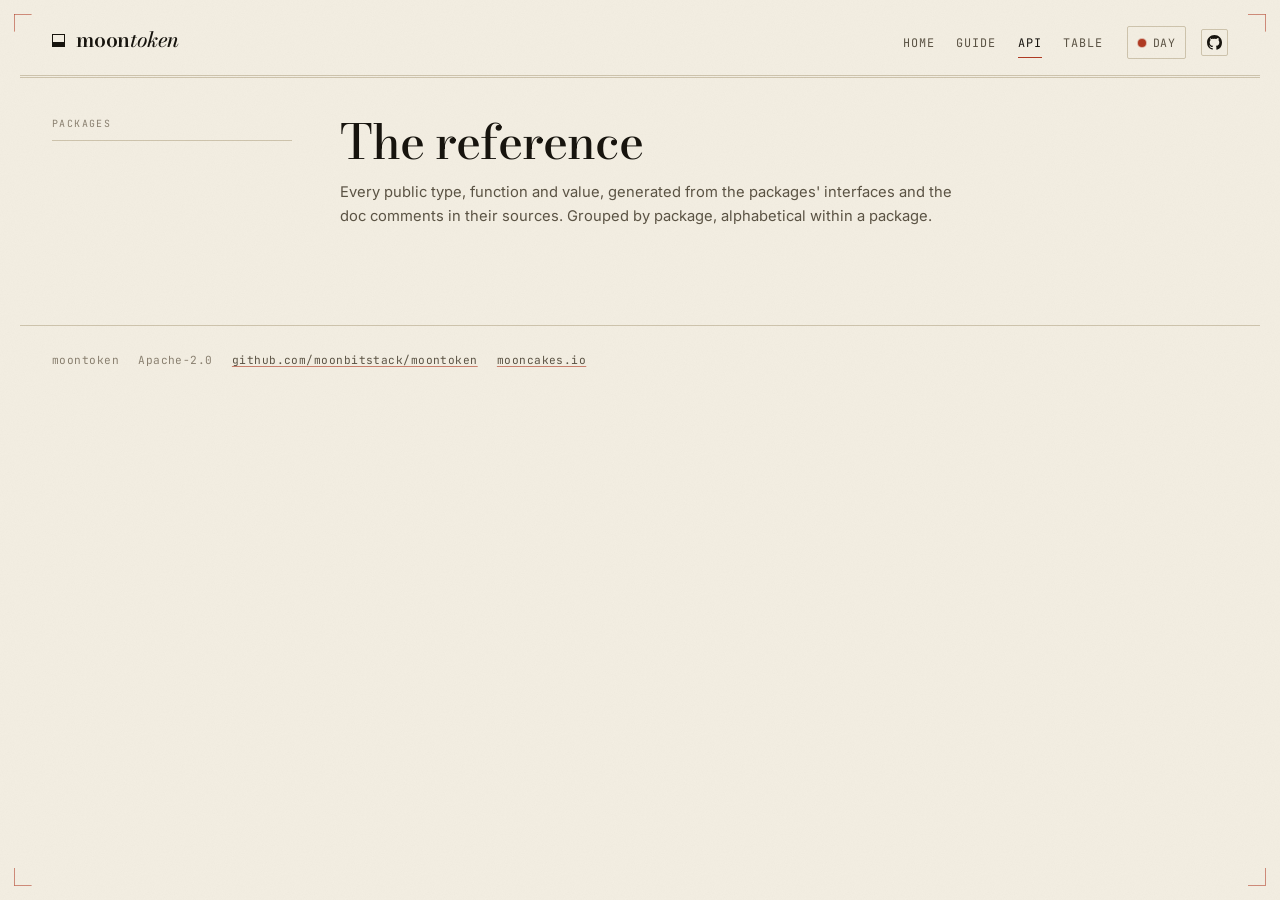
<file: docs/api.template.html>
<!doctype html>
<html lang="en">
<head>
<meta charset="utf-8">
<meta name="viewport" content="width=device-width, initial-scale=1">
<title>moontoken — the reference</title>
<meta name="description" content="Every public type, function and value in moontoken.">
<link rel="preconnect" href="https://fonts.googleapis.com">
<link rel="preconnect" href="https://fonts.gstatic.com" crossorigin>
<link href="https://fonts.googleapis.com/css2?family=Bodoni+Moda:ital,opsz,wght@0,6..96,400;0,6..96,500;0,6..96,600;1,6..96,400;1,6..96,500&family=Inter:wght@400;500;600&family=JetBrains+Mono:wght@400;500&family=Oswald:wght@300;500&display=swap" rel="stylesheet">
<link rel="icon" href="assets/favicon.svg" type="image/svg+xml">
<link rel="stylesheet" href="assets/site.css">
<script>
try{var n=performance.getEntriesByType("navigation")[0];if(n&&n.type==="reload")sessionStorage.removeItem("moontoken.press")}catch(e){}
try{var p=sessionStorage.getItem("moontoken.press")}catch(e){p=null}
var q=new URLSearchParams(location.search).get("press");
if(q==="day"||q==="night")p=q;
if(!p)p=matchMedia("(prefers-color-scheme: dark)").matches?"night":"day";
document.documentElement.dataset.theme=p;
</script>
<script type="module" src="assets/scroll.js"></script>
</head>
<body>

<header class="top">
  <a class="mark" href="index.html">moon<em>token</em></a>
  <nav>
    <a href="index.html">Home</a>
    <a href="guide.html">Guide</a>
    <a href="api.html" aria-current="page">API</a>
    <a href="play.html">Table</a>
  </nav>
  <div class="tools">
    <button id="theme" type="button" aria-pressed="false">
      <span class="lamp" aria-hidden="true"></span><span class="name">Day</span>
    </button>
    <a class="icon-link" href="https://github.com/moonbitstack/moontoken" aria-label="moontoken on GitHub">
      <svg viewBox="0 0 16 16" aria-hidden="true"><path fill="currentColor" d="M8 0C3.58 0 0 3.58 0 8a8 8 0 0 0 5.47 7.59c.4.07.55-.17.55-.38v-1.33c-2.23.48-2.7-1.07-2.7-1.07-.36-.92-.89-1.17-.89-1.17-.73-.5.06-.49.06-.49.8.06 1.23.83 1.23.83.72 1.22 1.88.87 2.34.66.07-.52.28-.87.5-1.07-1.78-.2-3.65-.89-3.65-3.95 0-.87.31-1.59.82-2.15-.08-.2-.36-1.02.08-2.12 0 0 .67-.21 2.2.82a7.6 7.6 0 0 1 4 0c1.53-1.04 2.2-.82 2.2-.82.44 1.1.16 1.92.08 2.12.51.56.82 1.27.82 2.15 0 3.07-1.87 3.75-3.65 3.95.29.25.54.73.54 1.48v2.2c0 .21.15.46.55.38A8 8 0 0 0 16 8c0-4.42-3.58-8-8-8Z"/></svg>
    </a>
  </div>
</header>

<main>
  <div class="api">
    <nav class="toc" aria-label="Packages">
      <div class="h">Packages</div>
      <!-- nav -->
    </nav>
    <div class="ref">
      <h1 class="doc-title">The reference</h1>
      <p class="standfirst">Every public type, function and value, generated from the packages' interfaces and the doc comments in their sources. Grouped by package, alphabetical within a package.</p>
      <!-- body -->
    </div>
  </div>
</main>

<footer>
  <span>moontoken</span>
  <span>Apache-2.0</span>
  <a href="https://github.com/moonbitstack/moontoken">github.com/moonbitstack/moontoken</a>
  <a href="https://mooncakes.io/docs/moonbitstack/moontoken">mooncakes.io</a>
</footer>

<script type="module" src="assets/theme.js"></script>
</body>
</html>
</file>
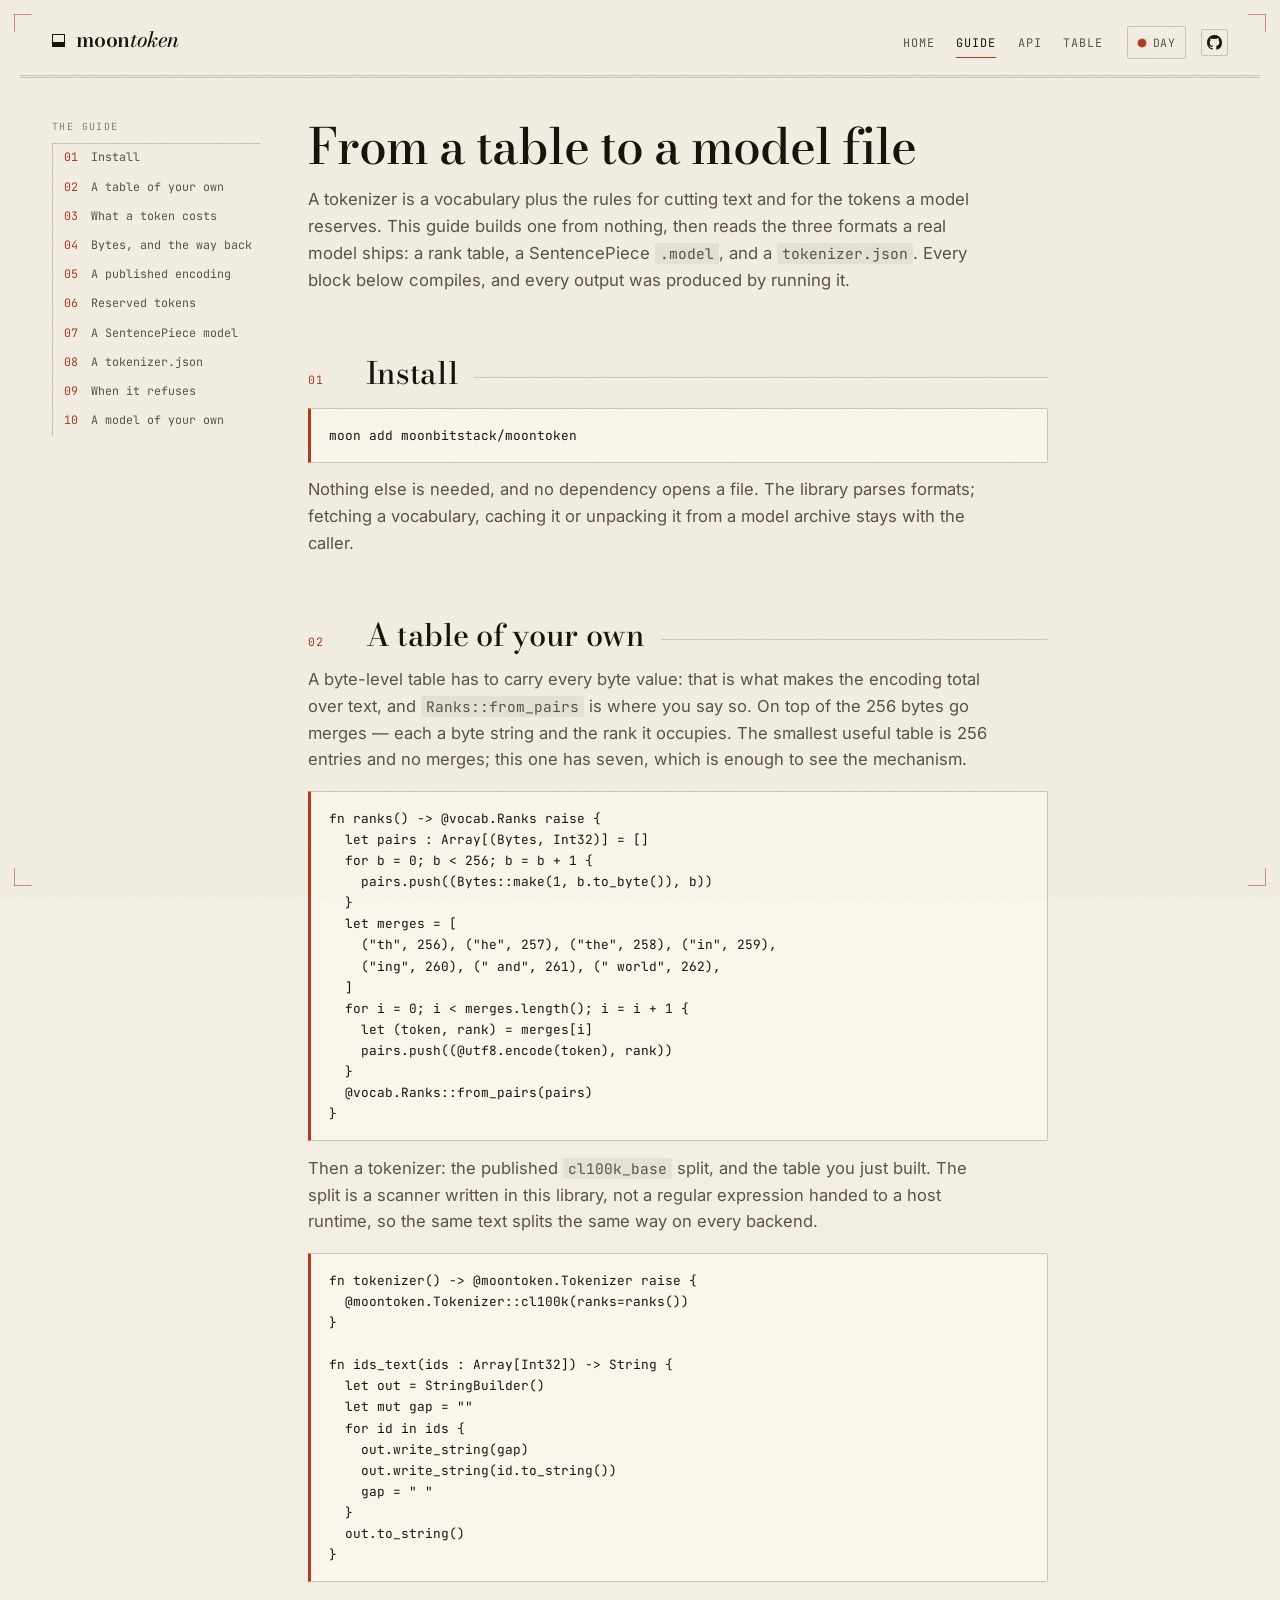
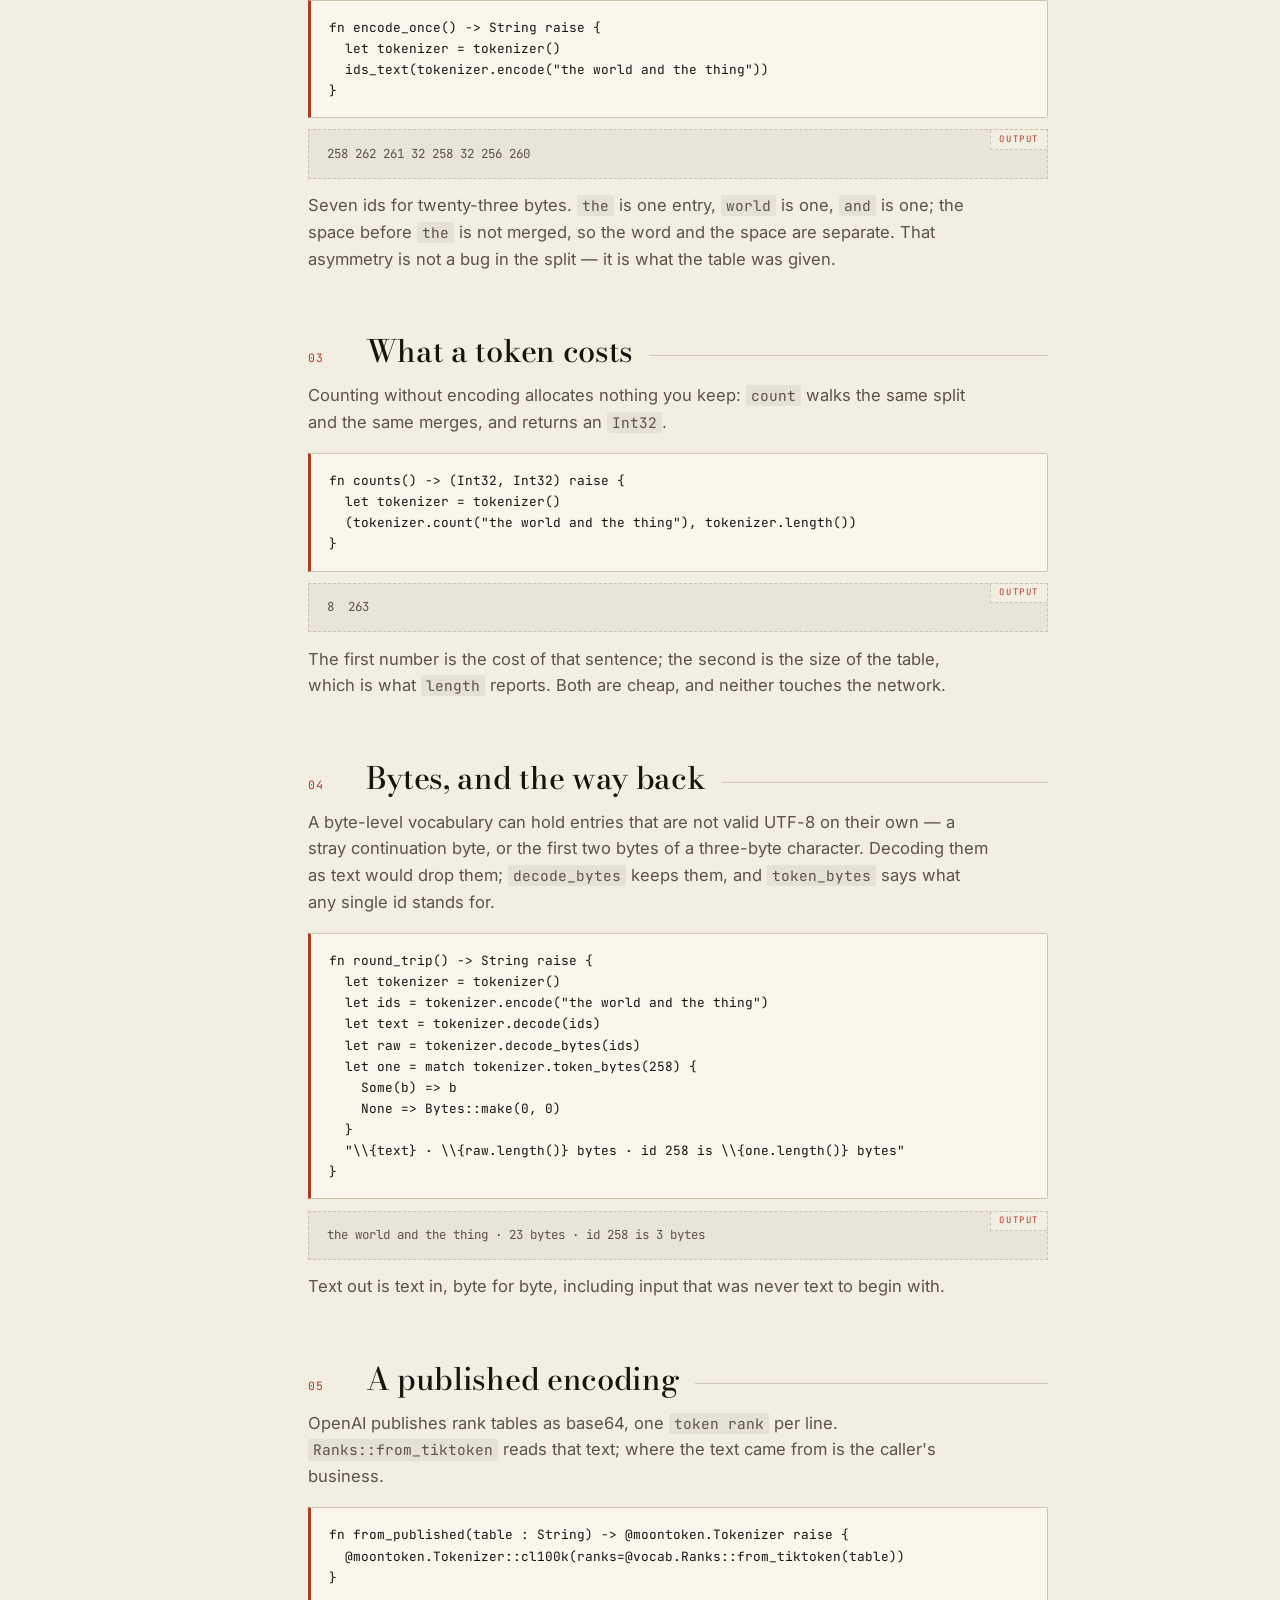
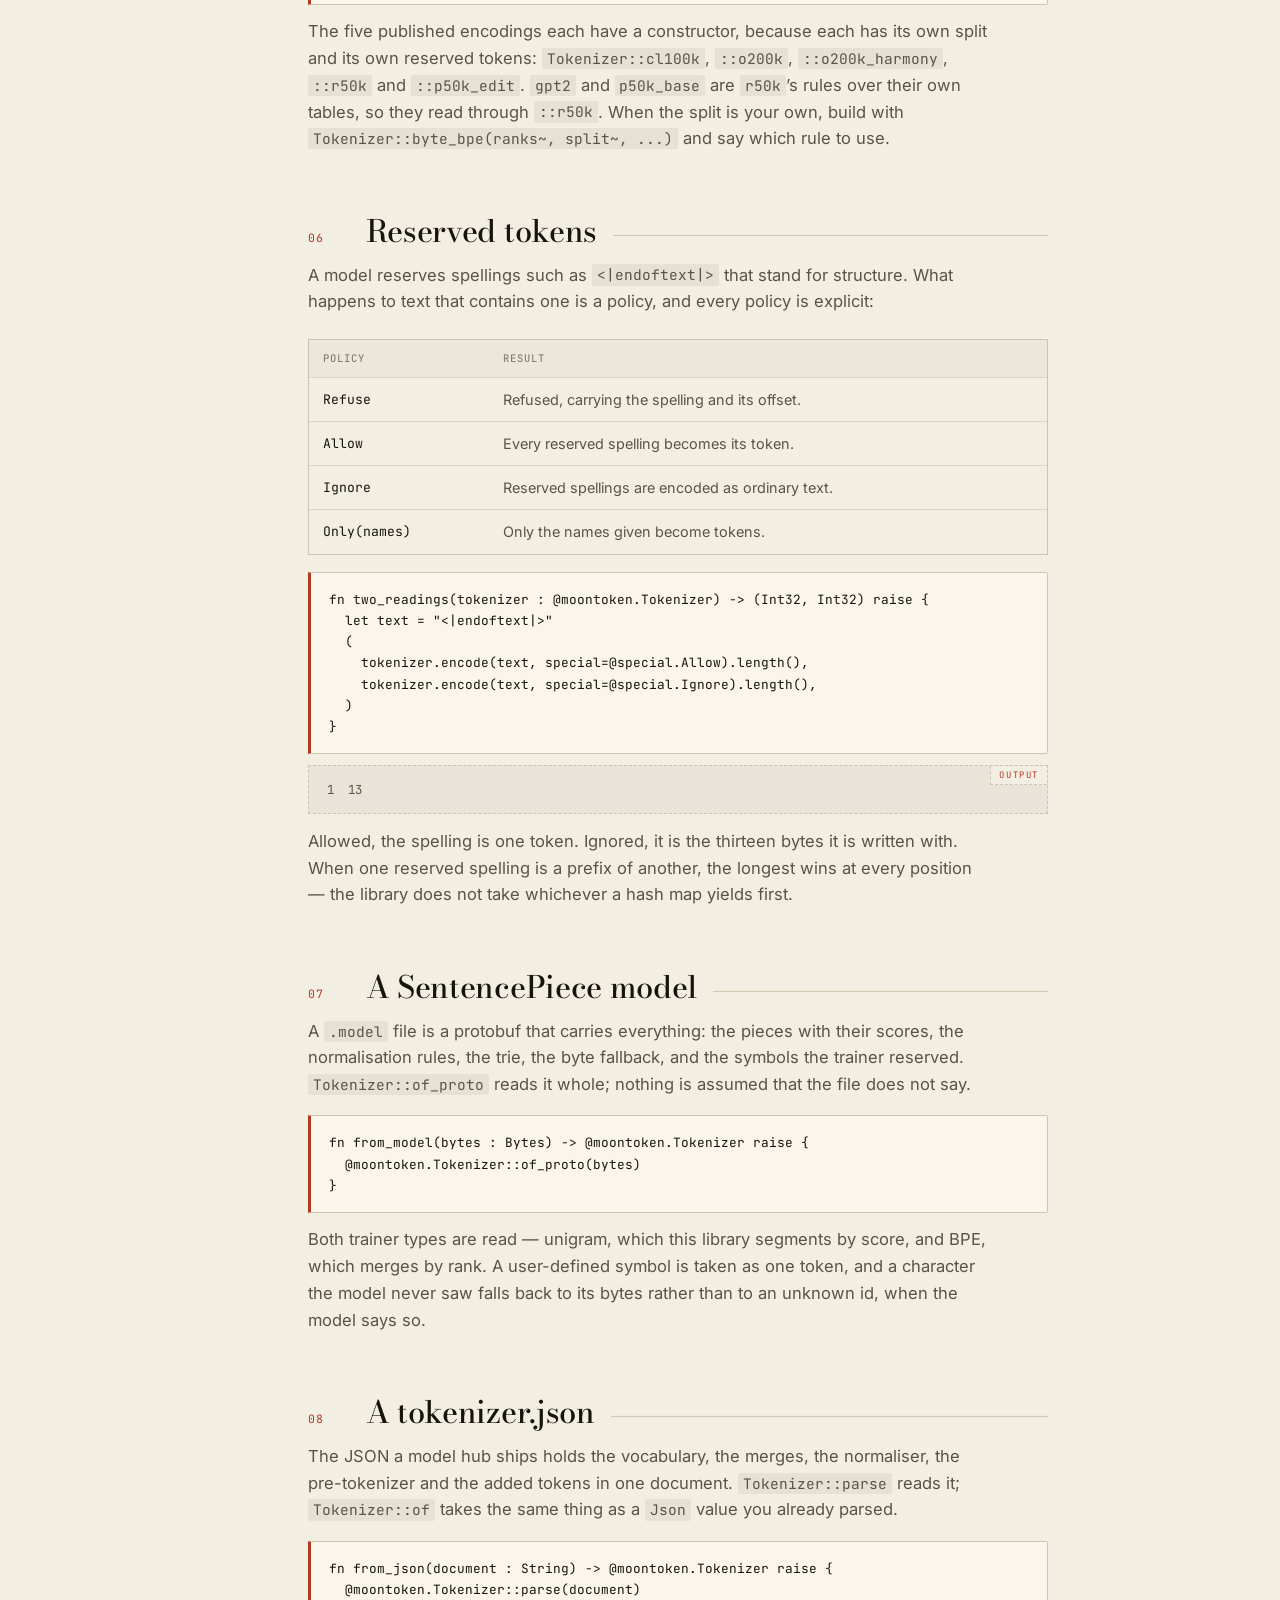
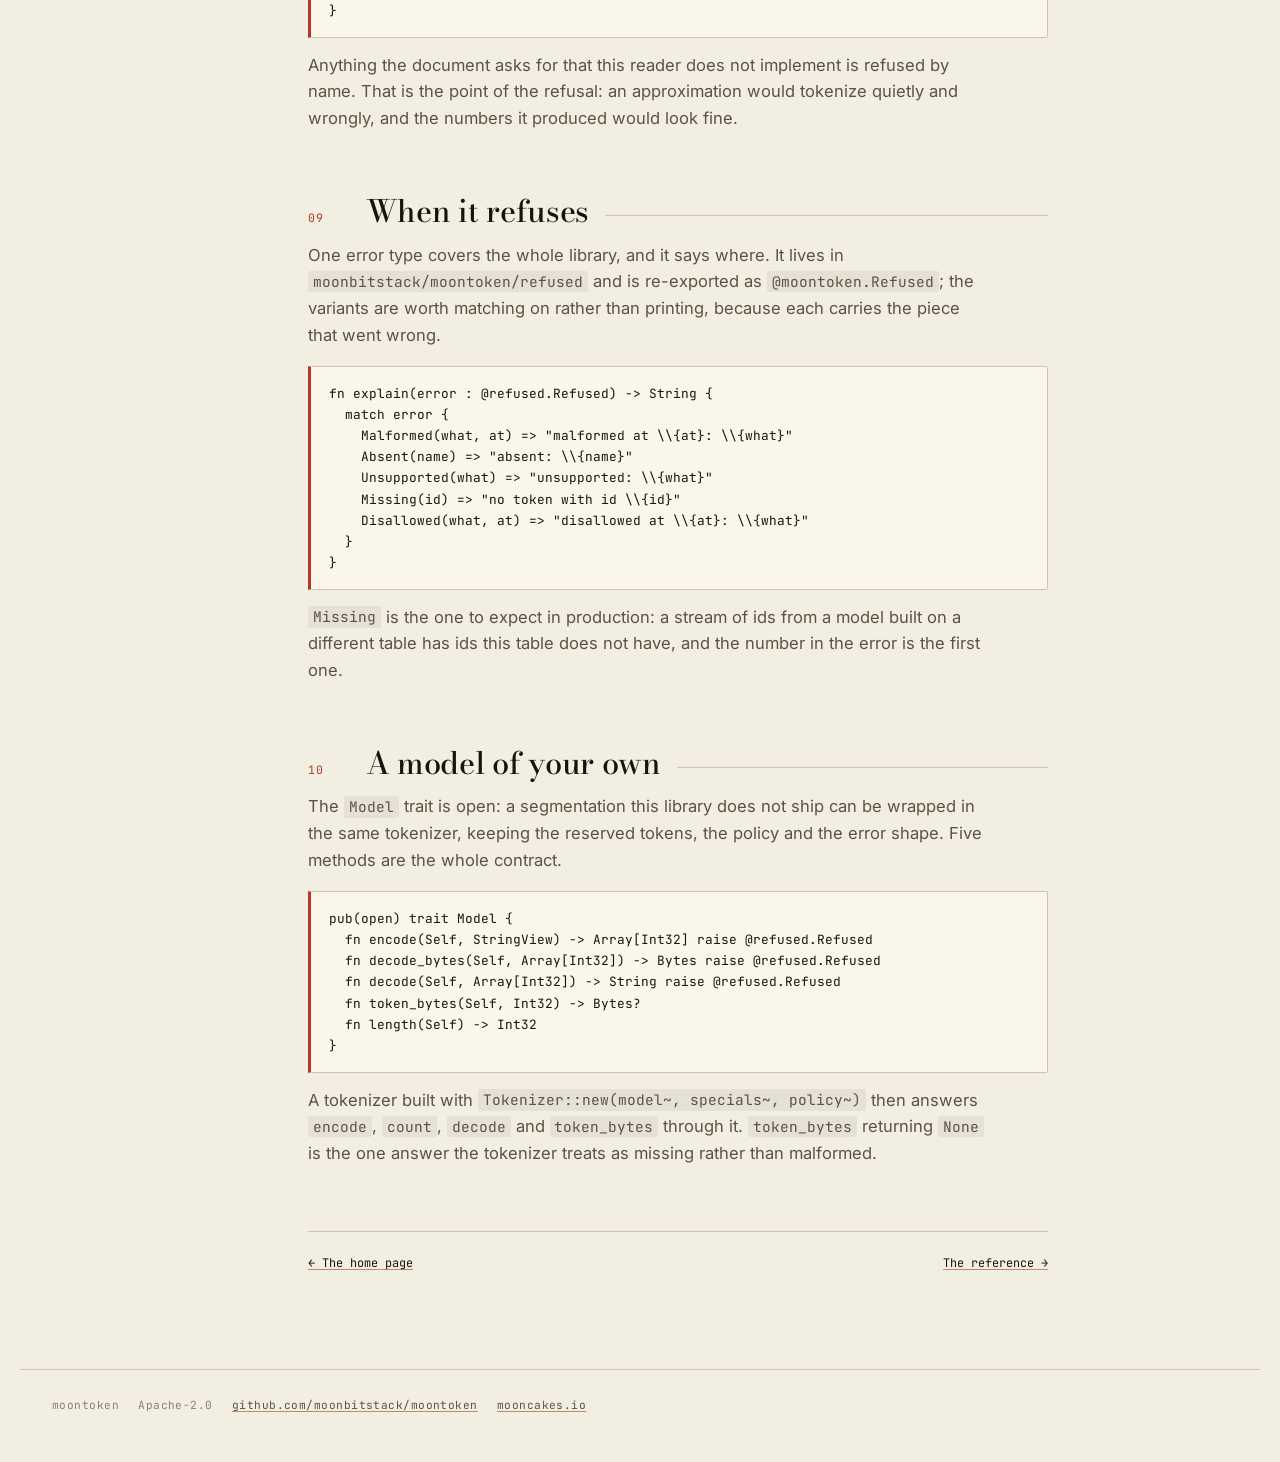
<file: docs/guide.html>
<!doctype html>
<html lang="en">
<head>
<meta charset="utf-8">
<meta name="viewport" content="width=device-width, initial-scale=1">
<title>moontoken — the guide</title>
<meta name="description" content="From a first vocabulary to a SentencePiece model file, a tokenizer.json, and the policies in between.">
<link rel="preconnect" href="https://fonts.googleapis.com">
<link rel="preconnect" href="https://fonts.gstatic.com" crossorigin>
<link href="https://fonts.googleapis.com/css2?family=Bodoni+Moda:ital,opsz,wght@0,6..96,400;0,6..96,500;0,6..96,600;1,6..96,400;1,6..96,500&family=Inter:wght@400;500;600&family=JetBrains+Mono:wght@400;500&family=Oswald:wght@300;500&display=swap" rel="stylesheet">
<link rel="icon" href="assets/favicon.svg" type="image/svg+xml">
<link rel="stylesheet" href="assets/site.css">
<script>
try{var n=performance.getEntriesByType("navigation")[0];if(n&&n.type==="reload")sessionStorage.removeItem("moontoken.press")}catch(e){}
try{var p=sessionStorage.getItem("moontoken.press")}catch(e){p=null}
var q=new URLSearchParams(location.search).get("press");
if(q==="day"||q==="night")p=q;
if(!p)p=matchMedia("(prefers-color-scheme: dark)").matches?"night":"day";
document.documentElement.dataset.theme=p;
</script>
<script type="module" src="assets/scroll.js"></script>
</head>
<body>

<header class="top">
  <a class="mark" href="index.html">moon<em>token</em></a>
  <nav>
    <a href="index.html">Home</a>
    <a href="guide.html" aria-current="page">Guide</a>
    <a href="api.html">API</a>
    <a href="play.html">Table</a>
  </nav>
  <div class="tools">
    <button id="theme" type="button" aria-pressed="false">
      <span class="lamp" aria-hidden="true"></span><span class="name">Day</span>
    </button>
    <a class="icon-link" href="https://github.com/moonbitstack/moontoken" aria-label="moontoken on GitHub">
      <svg viewBox="0 0 16 16" aria-hidden="true"><path fill="currentColor" d="M8 0C3.58 0 0 3.58 0 8a8 8 0 0 0 5.47 7.59c.4.07.55-.17.55-.38v-1.33c-2.23.48-2.7-1.07-2.7-1.07-.36-.92-.89-1.17-.89-1.17-.73-.5.06-.49.06-.49.8.06 1.23.83 1.23.83.72 1.22 1.88.87 2.34.66.07-.52.28-.87.5-1.07-1.78-.2-3.65-.89-3.65-3.95 0-.87.31-1.59.82-2.15-.08-.2-.36-1.02.08-2.12 0 0 .67-.21 2.2.82a7.6 7.6 0 0 1 4 0c1.53-1.04 2.2-.82 2.2-.82.44 1.1.16 1.92.08 2.12.51.56.82 1.27.82 2.15 0 3.07-1.87 3.75-3.65 3.95.29.25.54.73.54 1.48v2.2c0 .21.15.46.55.38A8 8 0 0 0 16 8c0-4.42-3.58-8-8-8Z"/></svg>
    </a>
  </div>
</header>

<main>
  <div class="guide">
    <nav class="toc" aria-label="The guide">
      <div class="h">The guide</div>
      <a href="#install">Install</a>
      <a href="#table">A table of your own</a>
      <a href="#cost">What a token costs</a>
      <a href="#bytes">Bytes, and the way back</a>
      <a href="#published">A published encoding</a>
      <a href="#reserved">Reserved tokens</a>
      <a href="#piece">A SentencePiece model</a>
      <a href="#json">A tokenizer.json</a>
      <a href="#refusals">When it refuses</a>
      <a href="#model">A model of your own</a>
    </nav>

    <article class="doc">
      <h1>From a table to a model file</h1>
      <p class="standfirst">A tokenizer is a vocabulary plus the rules for cutting text and for the tokens a model reserves. This guide builds one from nothing, then reads the three formats a real model ships: a rank table, a SentencePiece <code>.model</code>, and a <code>tokenizer.json</code>. Every block below compiles, and every output was produced by running it.</p>

      <h2 id="install"><span class="step">01</span><span class="title">Install</span></h2>
      <pre class="code">moon add moonbitstack/moontoken</pre>
      <p>Nothing else is needed, and no dependency opens a file. The library parses formats; fetching a vocabulary, caching it or unpacking it from a model archive stays with the caller.</p>

      <h2 id="table"><span class="step">02</span><span class="title">A table of your own</span></h2>
      <p>A byte-level table has to carry every byte value: that is what makes the encoding total over text, and <code>Ranks::from_pairs</code> is where you say so. On top of the 256 bytes go merges — each a byte string and the rank it occupies. The smallest useful table is 256 entries and no merges; this one has seven, which is enough to see the mechanism.</p>
      <pre class="code">fn ranks() -> @vocab.Ranks raise {
  let pairs : Array[(Bytes, Int32)] = []
  for b = 0; b &lt; 256; b = b + 1 {
    pairs.push((Bytes::make(1, b.to_byte()), b))
  }
  let merges = [
    ("th", 256), ("he", 257), ("the", 258), ("in", 259),
    ("ing", 260), (" and", 261), (" world", 262),
  ]
  for i = 0; i &lt; merges.length(); i = i + 1 {
    let (token, rank) = merges[i]
    pairs.push((@utf8.encode(token), rank))
  }
  @vocab.Ranks::from_pairs(pairs)
}</pre>
      <p>Then a tokenizer: the published <code>cl100k_base</code> split, and the table you just built. The split is a scanner written in this library, not a regular expression handed to a host runtime, so the same text splits the same way on every backend.</p>
      <pre class="code">fn tokenizer() -> @moontoken.Tokenizer raise {
  @moontoken.Tokenizer::cl100k(ranks=ranks())
}

fn ids_text(ids : Array[Int32]) -> String {
  let out = StringBuilder()
  let mut gap = ""
  for id in ids {
    out.write_string(gap)
    out.write_string(id.to_string())
    gap = " "
  }
  out.to_string()
}</pre>
      <pre class="code">fn encode_once() -> String raise {
  let tokenizer = tokenizer()
  ids_text(tokenizer.encode("the world and the thing"))
}</pre>
      <pre class="out">258 262 261 32 258 32 256 260</pre>
      <p>Seven ids for twenty-three bytes. <code>the</code> is one entry, <code> world</code> is one, <code> and</code> is one; the space before <code>the</code> is not merged, so the word and the space are separate. That asymmetry is not a bug in the split — it is what the table was given.</p>

      <h2 id="cost"><span class="step">03</span><span class="title">What a token costs</span></h2>
      <p>Counting without encoding allocates nothing you keep: <code>count</code> walks the same split and the same merges, and returns an <code>Int32</code>.</p>
      <pre class="code">fn counts() -> (Int32, Int32) raise {
  let tokenizer = tokenizer()
  (tokenizer.count("the world and the thing"), tokenizer.length())
}</pre>
      <pre class="out">8  263</pre>
      <p>The first number is the cost of that sentence; the second is the size of the table, which is what <code>length</code> reports. Both are cheap, and neither touches the network.</p>

      <h2 id="bytes"><span class="step">04</span><span class="title">Bytes, and the way back</span></h2>
      <p>A byte-level vocabulary can hold entries that are not valid UTF-8 on their own — a stray continuation byte, or the first two bytes of a three-byte character. Decoding them as text would drop them; <code>decode_bytes</code> keeps them, and <code>token_bytes</code> says what any single id stands for.</p>
      <pre class="code">fn round_trip() -> String raise {
  let tokenizer = tokenizer()
  let ids = tokenizer.encode("the world and the thing")
  let text = tokenizer.decode(ids)
  let raw = tokenizer.decode_bytes(ids)
  let one = match tokenizer.token_bytes(258) {
    Some(b) => b
    None => Bytes::make(0, 0)
  }
  "\\{text} · \\{raw.length()} bytes · id 258 is \\{one.length()} bytes"
}</pre>
      <pre class="out">the world and the thing · 23 bytes · id 258 is 3 bytes</pre>
      <p>Text out is text in, byte for byte, including input that was never text to begin with.</p>

      <h2 id="published"><span class="step">05</span><span class="title">A published encoding</span></h2>
      <p>OpenAI publishes rank tables as base64, one <code>token rank</code> per line. <code>Ranks::from_tiktoken</code> reads that text; where the text came from is the caller's business.</p>
      <pre class="code">fn from_published(table : String) -> @moontoken.Tokenizer raise {
  @moontoken.Tokenizer::cl100k(ranks=@vocab.Ranks::from_tiktoken(table))
}</pre>
      <p>The five published encodings each have a constructor, because each has its own split and its own reserved tokens: <code>Tokenizer::cl100k</code>, <code>::o200k</code>, <code>::o200k_harmony</code>, <code>::r50k</code> and <code>::p50k_edit</code>. <code>gpt2</code> and <code>p50k_base</code> are <code>r50k</code>&rsquo;s rules over their own tables, so they read through <code>::r50k</code>. When the split is your own, build with <code>Tokenizer::byte_bpe(ranks~, split~, ...)</code> and say which rule to use.</p>

      <h2 id="reserved"><span class="step">06</span><span class="title">Reserved tokens</span></h2>
      <p>A model reserves spellings such as <code>&lt;|endoftext|&gt;</code> that stand for structure. What happens to text that contains one is a policy, and every policy is explicit:</p>
      <div class="table-wrap">
        <table>
          <thead><tr><th>Policy</th><th>Result</th></tr></thead>
          <tbody>
            <tr><td>Refuse</td><td>Refused, carrying the spelling and its offset.</td></tr>
            <tr><td>Allow</td><td>Every reserved spelling becomes its token.</td></tr>
            <tr><td>Ignore</td><td>Reserved spellings are encoded as ordinary text.</td></tr>
            <tr><td>Only(names)</td><td>Only the names given become tokens.</td></tr>
          </tbody>
        </table>
      </div>
      <pre class="code">fn two_readings(tokenizer : @moontoken.Tokenizer) -> (Int32, Int32) raise {
  let text = "&lt;|endoftext|&gt;"
  (
    tokenizer.encode(text, special=@special.Allow).length(),
    tokenizer.encode(text, special=@special.Ignore).length(),
  )
}</pre>
      <pre class="out">1  13</pre>
      <p>Allowed, the spelling is one token. Ignored, it is the thirteen bytes it is written with. When one reserved spelling is a prefix of another, the longest wins at every position — the library does not take whichever a hash map yields first.</p>

      <h2 id="piece"><span class="step">07</span><span class="title">A SentencePiece model</span></h2>
      <p>A <code>.model</code> file is a protobuf that carries everything: the pieces with their scores, the normalisation rules, the trie, the byte fallback, and the symbols the trainer reserved. <code>Tokenizer::of_proto</code> reads it whole; nothing is assumed that the file does not say.</p>
      <pre class="code">fn from_model(bytes : Bytes) -> @moontoken.Tokenizer raise {
  @moontoken.Tokenizer::of_proto(bytes)
}</pre>
      <p>Both trainer types are read — unigram, which this library segments by score, and BPE, which merges by rank. A user-defined symbol is taken as one token, and a character the model never saw falls back to its bytes rather than to an unknown id, when the model says so.</p>

      <h2 id="json"><span class="step">08</span><span class="title">A tokenizer.json</span></h2>
      <p>The JSON a model hub ships holds the vocabulary, the merges, the normaliser, the pre-tokenizer and the added tokens in one document. <code>Tokenizer::parse</code> reads it; <code>Tokenizer::of</code> takes the same thing as a <code>Json</code> value you already parsed.</p>
      <pre class="code">fn from_json(document : String) -> @moontoken.Tokenizer raise {
  @moontoken.Tokenizer::parse(document)
}</pre>
      <p>Anything the document asks for that this reader does not implement is refused by name. That is the point of the refusal: an approximation would tokenize quietly and wrongly, and the numbers it produced would look fine.</p>

      <h2 id="refusals"><span class="step">09</span><span class="title">When it refuses</span></h2>
      <p>One error type covers the whole library, and it says where. It lives in <code>moonbitstack/moontoken/refused</code> and is re-exported as <code>@moontoken.Refused</code>; the variants are worth matching on rather than printing, because each carries the piece that went wrong.</p>
      <pre class="code">fn explain(error : @refused.Refused) -> String {
  match error {
    Malformed(what, at) => "malformed at \\{at}: \\{what}"
    Absent(name) => "absent: \\{name}"
    Unsupported(what) => "unsupported: \\{what}"
    Missing(id) => "no token with id \\{id}"
    Disallowed(what, at) => "disallowed at \\{at}: \\{what}"
  }
}</pre>
      <p><code>Missing</code> is the one to expect in production: a stream of ids from a model built on a different table has ids this table does not have, and the number in the error is the first one.</p>

      <h2 id="model"><span class="step">10</span><span class="title">A model of your own</span></h2>
      <p>The <code>Model</code> trait is open: a segmentation this library does not ship can be wrapped in the same tokenizer, keeping the reserved tokens, the policy and the error shape. Five methods are the whole contract.</p>
      <pre class="code">pub(open) trait Model {
  fn encode(Self, StringView) -&gt; Array[Int32] raise @refused.Refused
  fn decode_bytes(Self, Array[Int32]) -&gt; Bytes raise @refused.Refused
  fn decode(Self, Array[Int32]) -&gt; String raise @refused.Refused
  fn token_bytes(Self, Int32) -&gt; Bytes?
  fn length(Self) -&gt; Int32
}</pre>
      <p>A tokenizer built with <code>Tokenizer::new(model~, specials~, policy~)</code> then answers <code>encode</code>, <code>count</code>, <code>decode</code> and <code>token_bytes</code> through it. <code>token_bytes</code> returning <code>None</code> is the one answer the tokenizer treats as missing rather than malformed.</p>

      <div class="pager">
        <a href="index.html">← The home page</a>
        <a href="api.html">The reference →</a>
      </div>
    </article>
  </div>
</main>

<footer>
  <span>moontoken</span>
  <span>Apache-2.0</span>
  <a href="https://github.com/moonbitstack/moontoken">github.com/moonbitstack/moontoken</a>
  <a href="https://mooncakes.io/docs/moonbitstack/moontoken">mooncakes.io</a>
</footer>

<script type="module" src="assets/theme.js"></script>
</body>
</html>
</file>
<file: docs/assets/site.css>
/* moontoken: two presses, one page.
   Day is the composing room — paper, ink, one red for the marks a proofreader
   makes. Night is the night press — a light table in a dark room, the same
   slugs seen from below. The page's structure is shared; the material is not. */

/* ---------- reset ---------- */

*,
*::before,
*::after {
  box-sizing: border-box;
}

html {
  -webkit-text-size-adjust: 100%;
  scroll-behavior: smooth;
  font-variant-ligatures: no-contextual;
  /* The variable cuts of the display face instance their optical size per
     frame; in Chromium that paints a second, lighter copy of every glyph a
     pixel off. The static cut is the honest one. */
  font-optical-sizing: none;
}

body,
h1,
h2,
h3,
h4,
p,
figure,
blockquote,
dl,
dd,
pre {
  margin: 0;
}

ul,
ol {
  margin: 0;
  padding: 0;
  list-style: none;
}

/* ---------- the two presses ---------- */

:root {
  --serif: "Bodoni Moda", "Iowan Old Style", Georgia, serif;
  --sans: "Inter", system-ui, -apple-system, "Segoe UI", sans-serif;
  --mono: "JetBrains Mono", ui-monospace, SFMono-Regular, Menlo, monospace;

  --display: var(--serif);
  --display-weight: 500;
  --display-tracking: -0.015em;
  --display-transform: none;

  --bg: #f3eee2;
  --bg-2: #ece5d4;
  --panel: #faf6ec;
  --ink: #17140e;
  --ink-2: #5b5344;
  --ink-3: #8a8070;
  --rule: #cec4ad;
  --rule-soft: #ded5c1;
  --rule-strong: #b6a888;
  --paper-hi: #fffdf5;
  --spot: #b03a22;
  --on-spot: #f8f3e7;
  --spot-wash: #f0dbd2;

  --k-raw: #2b2620;
  --k-ctrl: #9a9080;
  --k0: #1f3a63;
  --k1: #732f21;
  --k2: #2c5342;
  --k3: #6b4a12;
  --k4: #4a2f52;
  --k5: #164a4a;
  --k6: #5a2a35;
  --k7: #3f3a1c;

  --slug-ink: var(--k-raw);
  --slug-on: var(--panel);

  --shadow: 0 1px 0 rgb(23 20 14 / 6%), 0 12px 28px -22px rgb(23 20 14 / 45%);
  --grid-line: rgb(23 20 14 / 5%);
  --gutter: 5.5rem;
}

[data-theme="night"] {
  --display: "Oswald", var(--sans);
  --display-weight: 300;
  --display-tracking: 0.01em;
  --display-transform: uppercase;

  --bg: #08090a;
  --bg-2: #0d0f11;
  --panel: #111417;
  --ink: #e8efef;
  --ink-2: #93a2a4;
  --ink-3: #66767e;
  --rule: #273135;
  --rule-soft: #1c2326;
  --rule-strong: #35434a;
  --paper-hi: #171d20;
  --spot: #ff5c2b;
  --on-spot: #0a0b0c;
  --spot-wash: #2a1710;

  --k-raw: #94a2a6;
  --k-ctrl: #55646a;
  --k0: #7fb2ff;
  --k1: #ff9068;
  --k2: #74ddba;
  --k3: #f6c85b;
  --k4: #c6a4ff;
  --k5: #7fd2f0;
  --k6: #ff9db2;
  --k7: #c4dd6b;

  --slug-ink: color-mix(in srgb, var(--k0) 10%, transparent);
  --slug-on: var(--k0);

  --shadow: 0 0 0 1px rgb(255 255 255 / 4%), 0 18px 40px -30px #000;
  --grid-line: rgb(232 239 239 / 4%);
}

/* ---------- page ---------- */

body {
  min-height: 100vh;
  background: var(--bg);
  color: var(--ink);
  font-family: var(--sans);
  font-size: 16.5px;
  line-height: 1.62;
  font-feature-settings: "kern" 1;
  text-rendering: optimizeLegibility;
  overflow-wrap: break-word;
}

body::before {
  content: "";
  position: fixed;
  inset: 0;
  z-index: 9;
  pointer-events: none;
  opacity: 0.3;
  background-image: url("data:image/svg+xml,%3Csvg xmlns='http://www.w3.org/2000/svg' width='140' height='140'%3E%3Cfilter id='n'%3E%3CfeTurbulence type='fractalNoise' baseFrequency='0.9' numOctaves='3'/%3E%3CfeColorMatrix type='saturate' values='0'/%3E%3C/filter%3E%3Crect width='140' height='140' filter='url(%23n)' opacity='0.16'/%3E%3C/svg%3E");
  mix-blend-mode: multiply;
}

[data-theme="night"] body::before {
  opacity: 0.22;
  mix-blend-mode: screen;
  background-image: repeating-linear-gradient(
      0deg,
      var(--grid-line) 0 1px,
      transparent 1px 44px
    ),
    repeating-linear-gradient(90deg, var(--grid-line) 0 1px, transparent 1px 44px);
  background-size:
    100% 100%,
    100% 100%;
}

a {
  color: inherit;
  text-decoration-color: color-mix(in srgb, var(--spot) 60%, transparent);
  text-underline-offset: 0.18em;
  text-decoration-thickness: 1px;
}

a:hover {
  color: var(--spot);
  text-decoration-color: currentColor;
}

::selection {
  background: color-mix(in srgb, var(--spot) 22%, transparent);
}

code,
kbd,
samp,
pre {
  font-family: var(--mono);
  font-size: 0.88em;
  font-variant-ligatures: no-contextual;
}

/* ---------- trim marks ---------- */

body::after {
  content: "";
  position: fixed;
  inset: 0.9rem;
  z-index: 8;
  pointer-events: none;
  --mark: color-mix(in srgb, var(--spot) 55%, transparent);
  background-image:
    linear-gradient(var(--mark) 0 1px, transparent 1px),
    linear-gradient(var(--mark) 0 1px, transparent 1px),
    linear-gradient(var(--mark) 0 1px, transparent 1px),
    linear-gradient(var(--mark) 0 1px, transparent 1px),
    linear-gradient(to right, var(--mark) 0 1px, transparent 1px),
    linear-gradient(to right, var(--mark) 0 1px, transparent 1px),
    linear-gradient(to right, var(--mark) 0 1px, transparent 1px),
    linear-gradient(to right, var(--mark) 0 1px, transparent 1px);
  background-repeat: no-repeat;
  background-size:
    1.1rem 1px,
    1.1rem 1px,
    1.1rem 1px,
    1.1rem 1px,
    1px 1.1rem,
    1px 1.1rem,
    1px 1.1rem,
    1px 1.1rem;
  background-position:
    left top,
    right top,
    left bottom,
    right bottom,
    left top,
    right top,
    left bottom,
    right bottom;
}

[data-theme="night"] body::after {
  --mark: color-mix(in srgb, var(--spot) 42%, transparent);
}

/* ---------- header ---------- */

.top {
  position: relative;
  z-index: 2;
  display: flex;
  align-items: baseline;
  gap: 1.5rem;
  max-width: 1240px;
  margin: 0 auto;
  padding: 1.4rem 2rem 1rem;
  border-bottom: 3px double var(--rule);
}

.mark {
  font-family: var(--serif);
  font-size: 1.32rem;
  font-weight: 600;
  letter-spacing: -0.02em;
  text-decoration: none;
  white-space: nowrap;
}

.mark::before {
  content: "";
  display: inline-block;
  width: 0.62em;
  height: 0.62em;
  margin-right: 0.5em;
  border: 1px solid currentColor;
  border-bottom-width: 0.24em;
  vertical-align: 0.02em;
}

.mark em {
  font-style: italic;
  font-weight: 500;
}

[data-theme="night"] .mark {
  font-family: var(--mono);
  font-size: 1.02rem;
  font-weight: 500;
  letter-spacing: 0.16em;
  text-transform: uppercase;
}

[data-theme="night"] .mark::before {
  border-color: var(--spot);
  box-shadow: 0 0 12px color-mix(in srgb, var(--spot) 60%, transparent);
}

.top nav {
  display: flex;
  gap: 1.35rem;
  margin-left: auto;
  font-family: var(--mono);
  font-size: 0.74rem;
  letter-spacing: 0.08em;
  text-transform: uppercase;
}

.top nav a {
  text-decoration: none;
  color: var(--ink-2);
  padding-bottom: 0.2rem;
  border-bottom: 1px solid transparent;
}

.top nav a:hover,
.top nav a[aria-current="page"] {
  color: var(--ink);
  border-bottom-color: var(--spot);
}

.tools {
  display: flex;
  align-items: center;
  gap: 0.9rem;
  font-family: var(--mono);
  font-size: 0.72rem;
  letter-spacing: 0.06em;
  text-transform: uppercase;
}

.icon-link {
  display: inline-flex;
  align-items: center;
  justify-content: center;
  width: 1.7rem;
  height: 1.7rem;
  line-height: 1;
  text-decoration: none;
  border: 1px solid var(--rule);
  border-radius: 2px;
}

.icon-link:hover {
  border-color: var(--spot);
  color: var(--spot);
}

.icon-link svg {
  display: block;
  width: 15px;
  height: 15px;
}

#theme {
  appearance: none;
  cursor: pointer;
  display: inline-flex;
  align-items: center;
  gap: 0.45rem;
  padding: 0.34rem 0.6rem;
  padding-top: 0.42rem;
  color: var(--ink-2);
  background: transparent;
  border: 1px solid var(--rule);
  border-radius: 2px;
  font: inherit;
  letter-spacing: 0.06em;
  text-transform: uppercase;
}

#theme:hover {
  color: var(--ink);
  border-color: var(--spot);
}

#theme .lamp {
  width: 0.5rem;
  height: 0.5rem;
  border-radius: 50%;
  background: var(--spot);
  box-shadow: 0 0 0 1px color-mix(in srgb, var(--spot) 30%, transparent);
}

/* ---------- shared page furniture ---------- */

main {
  position: relative;
  z-index: 1;
  max-width: 1240px;
  margin: 0 auto;
  padding: 0 2rem 6rem;
}

.section {
  display: grid;
  grid-template-columns: var(--gutter) minmax(0, 1fr);
  gap: 0 2.5rem;
  padding: 4.2rem 0 0;
  margin-top: 4.2rem;
  border-top: 1px solid var(--rule);
}

.section > .num {
  grid-column: 1;
  align-self: start;
  font-family: var(--display);
  font-style: italic;
  font-size: 1.6rem;
  line-height: 0.9;
  color: var(--spot);
  padding-top: 0.45rem;
  border-top: 2px solid var(--spot);
  max-width: 2.4rem;
}

.section > .body {
  grid-column: 2;
  min-width: 0;
}

.section h2 {
  display: flex;
  align-items: baseline;
  gap: 1.4rem;
  font-family: var(--display);
  font-weight: var(--display-weight);
  font-size: clamp(1.6rem, 2.6vw, 2.3rem);
  line-height: 1.16;
  letter-spacing: var(--display-tracking);
  text-transform: var(--display-transform);
}

.section h2::after {
  content: "";
  flex: 1 1 3rem;
  height: 1px;
  background: var(--rule);
  transform: translateY(-0.18em);
}

.section h2 + p {
  margin-top: 0.85rem;
}

.section p {
  max-width: 66ch;
  color: var(--ink-2);
}

.section p strong {
  color: var(--ink);
  font-weight: 600;
}

.section p + p {
  margin-top: 0.9rem;
}

.eyebrow {
  font-family: var(--mono);
  font-size: 0.72rem;
  letter-spacing: 0.14em;
  text-transform: uppercase;
  color: var(--ink-3);
}

code.inline,
p code,
li code,
dd code,
td code {
  background: color-mix(in srgb, var(--ink) 6%, transparent);
  border-radius: 2px;
  padding: 0.08em 0.34em;
  overflow-wrap: anywhere;
}

/* ---------- hero ---------- */

.hero {
  display: grid;
  grid-template-columns: var(--gutter) minmax(0, 1fr);
  gap: 0 2.5rem;
  padding: 3.4rem 0 0;
}

.hero > .num {
  align-self: start;
  font-family: var(--display);
  font-style: italic;
  font-size: 1.9rem;
  line-height: 0.9;
  color: var(--spot);
  padding-top: 0.55rem;
  border-top: 2px solid var(--spot);
  max-width: 2.6rem;
}

.hero .body {
  min-width: 0;
}

.hero .kicker {
  display: flex;
  flex-wrap: wrap;
  align-items: baseline;
  gap: 0.4rem 0.7rem;
  font-family: var(--mono);
  font-size: 0.73rem;
  letter-spacing: 0.12em;
  text-transform: uppercase;
  color: var(--ink-3);
}

.hero .kicker b {
  color: var(--spot);
  font-weight: 500;
}

.hero .kicker span::before {
  content: "·";
  margin-right: 0.62rem;
  color: var(--ink-3);
}

.hero h1 {
  margin: 1.1rem 0 0;
  font-family: var(--display);
  font-weight: var(--display-weight);
  font-size: clamp(2.9rem, 7vw, 5.6rem);
  line-height: 0.94;
  letter-spacing: -0.038em;
  text-transform: var(--display-transform);
  text-wrap: balance;
}

[data-theme="night"] .hero h1 {
  font-size: clamp(2.3rem, 5.6vw, 4.4rem);
  letter-spacing: 0.005em;
  line-height: 1.02;
}

.hero h1 em {
  font-style: italic;
  color: var(--spot);
}

[data-theme="night"] .hero h1 em {
  font-style: normal;
  color: var(--ink);
  background: linear-gradient(
    to top,
    color-mix(in srgb, var(--spot) 42%, transparent) 0 14%,
    transparent 14%
  );
  background-repeat: no-repeat;
}

.hero .lede {
  margin-top: 1.5rem;
  max-width: 56ch;
  font-size: 1.1rem;
  line-height: 1.62;
  color: var(--ink-2);
}

@media (width >= 1080px) {
  .hero .lede {
    max-width: none;
    columns: 2;
    column-gap: 2.6rem;
    column-rule: 1px solid var(--rule-soft);
  }
}

/* the order a job travels with: a docket, not a row of buttons */
.docket {
  position: relative;
  display: flex;
  flex-wrap: wrap;
  align-items: center;
  gap: 0.8rem 1.1rem;
  margin-top: 2.2rem;
  padding: 1.2rem 1.1rem 1.05rem;
  border: 1px solid var(--rule);
  border-top: 2px solid var(--ink);
  background: color-mix(in srgb, var(--ink) 2%, transparent);
}

.docket-tag {
  position: absolute;
  top: -0.62rem;
  left: 0.9rem;
  padding: 0 0.42rem;
  background: var(--bg);
  font-family: var(--mono);
  font-size: 0.56rem;
  letter-spacing: 0.2em;
  text-transform: uppercase;
  color: var(--spot);
}

.docket .button:first-of-type {
  margin-left: auto;
}

.install {
  display: inline-flex;
  align-items: center;
  gap: 0.6rem;
  padding: 0.5rem 0.8rem;
  font-family: var(--mono);
  font-size: 0.82rem;
  background: var(--panel);
  border: 1px solid var(--rule-soft);
  border-radius: 2px;
}

.install span {
  color: var(--spot);
  user-select: none;
}

.button {
  display: inline-flex;
  align-items: center;
  gap: 0.5rem;
  padding: 0.6rem 1rem;
  padding-top: 0.68rem;
  font-family: var(--mono);
  font-size: 0.78rem;
  letter-spacing: 0.08em;
  text-transform: uppercase;
  text-decoration: none;
  color: var(--on-spot);
  background: var(--spot);
  border: 1px solid var(--spot);
  border-radius: 2px;
}

.button.quiet {
  color: var(--ink);
  background: transparent;
  border-color: var(--rule);
}

.button.quiet:hover {
  border-color: var(--spot);
  color: var(--spot);
}

.button:hover {
  color: var(--on-spot);
  filter: saturate(1.1) brightness(1.04);
}

/* ---------- the bench ---------- */

.bench {
  margin-top: 2.8rem;
  background: var(--panel);
  border: 1px solid var(--rule);
  box-shadow: var(--shadow);
}

.bench-head {
  display: flex;
  flex-wrap: wrap;
  align-items: baseline;
  gap: 0.7rem 1.2rem;
  padding: 0.7rem 1rem;
  border-bottom: 1px solid var(--rule);
}

.bench-head .label {
  font-family: var(--mono);
  font-size: 0.72rem;
  letter-spacing: 0.14em;
  text-transform: uppercase;
  color: var(--ink);
}

.bench-head .note {
  font-family: var(--mono);
  font-size: 0.7rem;
  color: var(--ink-3);
  letter-spacing: 0.02em;
}

.bench-head .note.warn {
  color: var(--spot);
}

/* the bar a proof is pulled with: a small control, set like the label it
   stands beside */
.pull {
  margin-left: auto;
  appearance: none;
  padding: 0.3rem 0.6rem 0.34rem;
  font-family: var(--mono);
  font-size: 0.62rem;
  letter-spacing: 0.14em;
  text-transform: uppercase;
  color: var(--ink-2);
  background: transparent;
  border: 1px solid var(--rule);
  border-radius: 1px;
  cursor: pointer;
  transition:
    color 120ms ease-out,
    background 120ms ease-out,
    border-color 120ms ease-out,
    transform 90ms ease-out;
}

.pull:hover {
  color: var(--on-spot);
  background: var(--spot);
  border-color: var(--spot);
}

.pull:active {
  transform: translateY(1px);
}

.bench-in {
  display: block;
  padding: 1rem 1rem 0.4rem;
}

.bench-in textarea {
  display: block;
  width: 100%;
  min-height: 2.6em;
  padding: 0.6rem 0.85rem;
  font-family: var(--mono);
  font-size: 1rem;
  line-height: 1.55;
  color: var(--ink);
  background: color-mix(in srgb, var(--ink) 3.5%, transparent);
  border: 1px solid var(--rule-soft);
  border-radius: 2px;
  resize: vertical;
  outline-offset: 2px;
}

.bench-in textarea:focus-visible {
  border-color: var(--spot);
  outline: 1px solid color-mix(in srgb, var(--spot) 50%, transparent);
}

.bench-in .hint {
  display: block;
  margin-top: 0.45rem;
  font-family: var(--mono);
  font-size: 0.68rem;
  letter-spacing: 0.04em;
  color: var(--ink-3);
}

/* the chase: the frame a page of type is locked into before the press. A metal
   rail, four registration studs, and the quoin driven into the corner to hold
   the sorts. */
.chase {
  position: relative;
  padding: 0.72rem 0.78rem 0.9rem;
  background-color: var(--bg-2);
  background-image:
    radial-gradient(circle, var(--rule-strong) 0 2px, transparent 2.1px),
    radial-gradient(circle, var(--rule-strong) 0 2px, transparent 2.1px),
    radial-gradient(circle, var(--rule-strong) 0 2px, transparent 2.1px),
    radial-gradient(circle, var(--rule-strong) 0 2px, transparent 2.1px);
  background-size: 7px 7px;
  background-repeat: no-repeat;
  background-position:
    4px 4px,
    calc(100% - 4px) 4px,
    4px calc(100% - 4px),
    calc(100% - 4px) calc(100% - 4px);
  border: 1px solid var(--rule-strong);
  box-shadow:
    inset 0 1px 0 color-mix(in srgb, #fff 42%, transparent),
    inset 0 -2px 0 color-mix(in srgb, var(--ink) 7%, transparent);
}

/* the quoin: the wedge that is tapped in until the page cannot move */
.quoin {
  position: absolute;
  right: 0.32rem;
  bottom: 0.36rem;
  width: 0.55rem;
  height: 1.45rem;
  background: repeating-linear-gradient(
    158deg,
    var(--rule-strong) 0 1px,
    transparent 1px 3.5px
  );
  clip-path: polygon(62% 0, 100% 0, 100% 100%, 0 100%);
  opacity: 0.6;
  transform-origin: 100% 100%;
}

/* the bed: the composed line rests on it, and the seams between sorts show */
.stick {
  position: relative;
  display: flex;
  flex-wrap: wrap;
  align-content: flex-start;
  gap: 7px 3px;
  min-height: 4.6rem;
  padding: 1rem 0.85rem 1.05rem 1rem;
  background: color-mix(in srgb, var(--ink) 6%, var(--bg-2));
  box-shadow:
    inset 0 3px 5px -3px color-mix(in srgb, var(--ink) 45%, transparent),
    inset 1px 0 0 color-mix(in srgb, var(--ink) 5%, transparent),
    inset -1px 0 0 color-mix(in srgb, var(--ink) 5%, transparent);
}

/* an empty bed says so rather than showing a void */
.stick:empty::before {
  content: "an empty forme";
  margin: auto;
  font-family: var(--mono);
  font-size: 0.66rem;
  letter-spacing: 0.16em;
  text-transform: uppercase;
  color: var(--ink-3);
  opacity: 0.7;
}

.slug {
  --slug: var(--k-raw);
  --lift: 0px;
  --i: 0;
  position: relative;
  display: inline-flex;
  flex-direction: column;
  min-width: 1.85rem;
  padding: 2px 3px 3px 2px;
  border: 0;
  background: none;
  cursor: pointer;
  font-family: var(--mono);
  transform: translateY(var(--lift));
  transition:
    transform 120ms cubic-bezier(0.2, 0.7, 0.3, 1);
}

/* the body of the sort: a lip of metal on the right and under the foot, tinted
   by the ink it is set in, so the piece reads as a block rather than a label */
.slug::before {
  content: "";
  position: absolute;
  inset: 0;
  border-radius: 2px;
  background: color-mix(in srgb, var(--slug) 26%, var(--bg-2));
  box-shadow: 0 1px 1px color-mix(in srgb, var(--ink) 30%, transparent);
  transition:
    box-shadow 120ms ease-out;
}

/* a piece of type: the face stands proud of the body, paper on the face, the
   token in its own ink */
.slug .face {
  position: relative;
  display: flex;
  align-items: center;
  justify-content: center;
  min-height: 2.3rem;
  padding: 0.42rem 0.48rem;
  font-size: 0.92rem;
  line-height: 1;
  white-space: pre;
  color: var(--slug);
  background: linear-gradient(180deg, #fffef9 0%, #f4eedd 100%);
  border-radius: 1px;
  box-shadow:
    inset 0 0 0 1px color-mix(in srgb, var(--slug) 45%, transparent),
    inset 0 1px 0 #fff,
    inset 0 1px 2px -1px color-mix(in srgb, var(--ink) 40%, transparent),
    0 1px 0 color-mix(in srgb, var(--ink) 22%, transparent);
  transition:
    box-shadow 120ms ease-out;
}

/* a space inside a token: the blank slug set between words */
.quad {
  display: inline-block;
  width: 0.66em;
  height: 0.42em;
  margin: 0 0.08em;
  border: 1px solid currentColor;
  border-radius: 1px;
  opacity: 0.34;
  vertical-align: 0.02em;
}

.slug .face .hex {
  font-size: 0.72rem;
  letter-spacing: 0.02em;
}

/* the foot of the piece: the ink band that carries its number */
.slug .id {
  position: relative;
  padding: 0.14rem 0 0.18rem;
  font-size: 0.54rem;
  letter-spacing: 0.06em;
  text-align: center;
  font-variant-numeric: tabular-nums;
  color: color-mix(in srgb, #fffdf5 88%, var(--slug));
  background: var(--slug);
  border-radius: 0 0 1px 1px;
  border-top: 1px solid color-mix(in srgb, #fff 24%, transparent);
  box-shadow: inset 0 -1px 0 color-mix(in srgb, #000 20%, transparent);
}

/* the rest of the last line, filled out to the measure the way a compositor
   fills it: furniture, not a blank */
.furniture {
  flex: 1 1 4rem;
  min-width: 2rem;
  align-self: stretch;
  background:
    repeating-linear-gradient(
      -45deg,
      color-mix(in srgb, var(--rule-strong) 34%, transparent) 0 1px,
      transparent 1px 7px
    );
  border: 1px solid color-mix(in srgb, var(--rule-strong) 42%, transparent);
  border-radius: 1px;
  opacity: 0.75;
}

/* the piece comes up out of the forme under the pointer, and goes back down
   when it is pressed */
.slug:hover {
  --lift: -2px;
}

.slug:hover::before {
  box-shadow: 0 5px 10px -4px color-mix(in srgb, var(--ink) 42%, transparent);
}

.slug:active {
  --lift: 1px;
}

.slug[aria-pressed="true"] {
  --lift: -3px;
}

.slug[aria-pressed="true"] .face {
  box-shadow:
    inset 0 0 0 2px var(--spot),
    inset 0 1px 0 #fff;
}

.slug[aria-pressed="true"] .id {
  background: var(--spot);
  color: var(--on-spot);
}

/* the same sort, pointed at from elsewhere on the page */
.slug.hot .face {
  box-shadow:
    inset 0 0 0 1px var(--spot),
    inset 0 1px 0 #fff;
}

.slug.hot .id {
  background: var(--spot);
  color: var(--on-spot);
}

/* setting the line: each sort arrives from above and settles into the bed */
@keyframes set {
  from {
    opacity: 0;
    transform: translateY(-18px) rotate(-2deg) scale(0.96);
  }

  45% {
    opacity: 1;
  }

  to {
    opacity: 1;
    transform: translateY(0) rotate(0deg) scale(1);
  }
}

.stick.setting .slug {
  animation: set 380ms cubic-bezier(0.35, 0, 0.4, 1) backwards;
  animation-delay: calc(var(--i, 0) * 22ms);
}

/* the furniture goes in behind the last sort, once the line is set */
@keyframes lock {
  from {
    opacity: 0;
    transform: scaleX(0.94);
  }

  to {
    opacity: 0.75;
    transform: scaleX(1);
  }
}

.stick.setting .furniture {
  transform-origin: left center;
  animation: lock 300ms ease-out backwards;
  animation-delay: calc(var(--i, 0) * 22ms);
}

.k-raw {
  --slug: var(--k-raw);
}

.k-ctrl {
  --slug: var(--k-ctrl);
}

.k-m0 {
  --slug: var(--k0);
}

.k-m1 {
  --slug: var(--k1);
}

.k-m2 {
  --slug: var(--k2);
}

.k-m3 {
  --slug: var(--k3);
}

.k-m4 {
  --slug: var(--k4);
}

.k-m5 {
  --slug: var(--k5);
}

.k-m6 {
  --slug: var(--k6);
}

.k-m7 {
  --slug: var(--k7);
}

[data-theme="night"] .hero > .num,
[data-theme="night"] .section > .num {
  font-style: normal;
  font-size: 1.35rem;
}

[data-theme="night"] .type-case {
  background: var(--rule);
  border-color: var(--rule);
}

/* at night the same pieces are frames on a light table, not ink on paper */
[data-theme="night"] .chase {
  background-color: var(--panel);
  border-color: var(--rule);
  box-shadow:
    inset 0 1px 0 color-mix(in srgb, #fff 6%, transparent),
    inset 0 -2px 0 #000;
}

[data-theme="night"] .stick {
  background: color-mix(in srgb, var(--ink) 3%, transparent);
  box-shadow:
    inset 0 0 0 1px var(--rule-soft),
    inset 0 3px 8px -4px #000;
}

[data-theme="night"] .slug::before {
  background: color-mix(in srgb, var(--slug) 14%, #090b0d);
  box-shadow: 0 1px 2px #000;
}

[data-theme="night"] .slug .face {
  color: var(--slug);
  background: color-mix(in srgb, var(--slug) 12%, #0c0f11);
  box-shadow:
    inset 0 0 0 1px color-mix(in srgb, var(--slug) 52%, transparent),
    0 0 24px -13px var(--slug);
}

[data-theme="night"] .slug .id {
  background: color-mix(in srgb, var(--slug) 26%, #0c0f11);
  color: var(--slug);
  box-shadow: inset 0 1px 0 color-mix(in srgb, var(--slug) 22%, transparent);
}

[data-theme="night"] .quad {
  opacity: 0.55;
}

[data-theme="night"] .slug:hover .face,
[data-theme="night"] .slug.hot .face {
  box-shadow:
    inset 0 0 0 1px var(--slug),
    0 0 22px -8px var(--slug);
}

[data-theme="night"] .k-ctrl .face,
[data-theme="night"] .k-raw .face {
  color: var(--ink-2);
  background: color-mix(in srgb, var(--ink) 5%, transparent);
  box-shadow: inset 0 0 0 1px var(--rule);
}

.bench-foot {
  display: grid;
  grid-template-columns: minmax(0, 1fr) minmax(0, 1.1fr);
  gap: 1rem 1.6rem;
  padding: 0.85rem 1rem 1rem;
  border-top: 1px solid var(--rule-soft);
}

.readout {
  display: flex;
  flex-wrap: wrap;
  gap: 0.5rem 1.6rem;
  font-family: var(--mono);
}

.readout div {
  display: flex;
  flex-direction: column-reverse;
  gap: 0.1rem;
}

.readout dt {
  font-size: 0.62rem;
  letter-spacing: 0.12em;
  text-transform: uppercase;
  color: var(--ink-3);
}

.readout dd {
  margin: 0;
  font-size: 1.16rem;
  font-variant-numeric: tabular-nums;
  line-height: 1.2;
}

.peel {
  min-width: 0;
  font-family: var(--mono);
  font-size: 0.72rem;
  color: var(--ink-2);
}

.peel .who {
  display: block;
  font-size: 0.62rem;
  letter-spacing: 0.12em;
  text-transform: uppercase;
  color: var(--ink-3);
  margin-bottom: 0.2rem;
}

.peel .what {
  display: block;
  overflow-wrap: anywhere;
}

/* the ids of the line, in order: one tag per sort, lit when its sort is
   pointed at, above or below */
.ids {
  grid-column: 1 / -1;
  display: flex;
  flex-wrap: wrap;
  gap: 2px 3px;
  font-family: var(--mono);
  font-size: 0.7rem;
  line-height: 1.5;
}

.ids span {
  padding: 0.02em 0.3em;
  color: var(--ink);
  background: color-mix(in srgb, var(--slug, var(--ink)) 15%, transparent);
  border-radius: 1px;
  transition:
    color 110ms ease-out,
    background 110ms ease-out;
}

.ids span.hot {
  color: var(--on-spot);
  background: var(--spot);
}

.id-strip span.hot {
  color: var(--on-spot);
  background: var(--spot);
}

.proof {
  grid-column: 1 / -1;
  display: flex;
  gap: 0.7rem;
  align-items: baseline;
  padding: 0.6rem 0.75rem;
  border: 1px solid var(--rule-soft);
  background: var(--paper-hi);
  font-family: var(--mono);
  font-size: 0.72rem;
  color: var(--ink-2);
  overflow-wrap: anywhere;
  box-shadow: inset 0 1px 0 #fff;
}

/* the decoded line, printed: the impression sits a hair under the paper */
.proof #decoded {
  font-family: var(--serif);
  font-size: 1.02rem;
  line-height: 1.4;
  color: color-mix(in srgb, var(--ink) 84%, transparent);
  text-shadow: 0 1px 0 #fff;
}

/* the sheet comes across the page from the left, the way a proof is pulled */
@keyframes pull {
  from {
    clip-path: inset(0 100% 0 0);
  }

  to {
    clip-path: inset(0 0 0 0);
  }
}

.bench.pulling .proof {
  animation: pull 460ms cubic-bezier(0.3, 0.9, 0.3, 1) both;
}

[data-theme="night"] .proof {
  box-shadow: inset 0 1px 0 color-mix(in srgb, #fff 5%, transparent);
}

[data-theme="night"] .proof #decoded {
  text-shadow: 0 1px 0 #000;
}

.proof .tag {
  flex: 0 0 auto;
  font-size: 0.62rem;
  letter-spacing: 0.12em;
  text-transform: uppercase;
  color: var(--spot);
}

/* ---------- figures ---------- */

.figures {
  display: grid;
  grid-template-columns: repeat(auto-fit, minmax(150px, 1fr));
  gap: 1px;
  margin-top: 2.4rem;
  background: var(--rule);
  border: 1px solid var(--rule);
}

.figures div {
  display: flex;
  flex-direction: column-reverse;
  gap: 0.2rem;
  padding: 1rem 1.1rem;
  background: var(--bg);
}

.figures b {
  font-family: var(--display);
  font-weight: var(--display-weight);
  font-size: 2.7rem;
  line-height: 1;
  letter-spacing: -0.02em;
}

.figures span {
  font-family: var(--mono);
  font-size: 0.66rem;
  letter-spacing: 0.1em;
  text-transform: uppercase;
  color: var(--ink-3);
}

/* ---------- the type case ---------- */

.case-bar {
  display: flex;
  flex-wrap: wrap;
  align-items: baseline;
  gap: 0.6rem 1.4rem;
  margin: 1.4rem 0 0.9rem;
  font-family: var(--mono);
  font-size: 0.7rem;
  color: var(--ink-3);
}

.case-bar .legend {
  display: flex;
  flex-wrap: wrap;
  gap: 0.9rem;
}

.case-bar .legend i {
  display: inline-block;
  width: 0.66rem;
  height: 0.66rem;
  margin-right: 0.36rem;
  border-radius: 1px;
  background: var(--slug);
  vertical-align: -0.02em;
}

.type-case {
  display: grid;
  gap: 1px;
  padding: 1px;
  background: var(--rule-soft);
  border: 1px solid var(--rule);
}

/* the whole map, sixteen rows of sixteen: a code page, not a window on one */
.type-case.bytes {
  grid-template-columns: 2rem repeat(16, minmax(0, 1fr));
}

/* the merges are pieces, not a table: no empty compartments at the end */
.type-case.merges {
  grid-template-columns: repeat(auto-fill, minmax(4.8rem, 1fr));
  gap: 3px;
  padding: 0;
  background: transparent;
  border: 0;
}

.head,
.rowlab {
  display: flex;
  align-items: center;
  justify-content: center;
  background: var(--panel);
  color: var(--ink-3);
  font-family: var(--mono);
  font-size: 0.56rem;
  letter-spacing: 0.06em;
}

.head {
  position: sticky;
  top: 0;
  z-index: 2;
  height: 1.35rem;
}

.rowlab {
  position: sticky;
  left: 0;
  z-index: 1;
}

.cell {
  appearance: none;
  display: flex;
  align-items: center;
  justify-content: center;
  min-height: 1.9rem;
  min-width: 0;
  padding: 0.12rem;
  font-family: var(--mono);
  font-size: 0.62rem;
  line-height: 1;
  color: var(--slug, var(--ink));
  background: var(--panel);
  border: 0;
  border-radius: 0;
  cursor: pointer;
  overflow: hidden;
  text-overflow: ellipsis;
  white-space: pre;
  /* a compartment of the case, not a tile on it */
  box-shadow: inset 0 3px 4px -3px color-mix(in srgb, var(--ink) 48%, transparent);
  transition:
    transform 110ms cubic-bezier(0.2, 0.7, 0.3, 1),
    background 110ms ease-out,
    box-shadow 110ms ease-out;
}

.type-case.merges .cell {
  min-height: 2.8rem;
  font-size: 0.78rem;
  color: var(--slug);
  background: color-mix(in srgb, var(--slug) 13%, var(--panel));
  box-shadow:
    inset 0 0 0 1px color-mix(in srgb, var(--slug) 30%, transparent),
    inset 0 3px 4px -3px color-mix(in srgb, var(--ink) 40%, transparent);
}

/* a compartment lifts, and takes the ink of the entry under the pointer */
.cell:hover,
.cell:focus-visible {
  outline: 1px solid var(--spot);
  outline-offset: -1px;
  z-index: 3;
  background: color-mix(in srgb, var(--slug, var(--spot)) 22%, var(--panel));
  transform: translateY(-1px);
  box-shadow: 0 3px 7px -4px color-mix(in srgb, var(--ink) 55%, transparent);
}

.type-case + p,
.case-bar + p {
  margin-top: 1rem;
}

.cell .hex {
  font-size: 0.56rem;
  opacity: 0.9;
}

/* ---------- columns, features, tables ---------- */

.families {
  display: grid;
  grid-template-columns: repeat(auto-fit, minmax(min(100%, 17rem), 1fr));
  gap: 1.4rem;
  margin-top: 1.6rem;
}

.family {
  padding: 1.1rem 1.2rem 1.25rem;
  background: var(--panel);
  border: 1px solid var(--rule);
}

.family h3 {
  font-family: var(--display);
  font-weight: var(--display-weight);
  font-size: 1.18rem;
  letter-spacing: var(--display-tracking);
  text-transform: var(--display-transform);
  line-height: 1.25;
}

.family .tagline {
  margin-top: 0.15rem;
  font-family: var(--mono);
  font-size: 0.66rem;
  letter-spacing: 0.1em;
  text-transform: uppercase;
  color: var(--spot);
}

.family p {
  margin-top: 0.7rem;
  font-size: 0.92rem;
  color: var(--ink-2);
}

.family ul {
  margin-top: 0.8rem;
  font-family: var(--mono);
  font-size: 0.72rem;
  color: var(--ink-2);
}

.family li {
  padding: 0.28rem 0;
  border-top: 1px solid var(--rule-soft);
}

.family li code {
  background: none;
  padding: 0;
  color: var(--ink);
}

.table-wrap {
  margin-top: 1.5rem;
  border: 1px solid var(--rule);
  overflow-x: auto;
}

table {
  width: 100%;
  border-collapse: collapse;
  font-size: 0.9rem;
}

th,
td {
  padding: 0.62rem 0.85rem;
  text-align: left;
  border-bottom: 1px solid var(--rule-soft);
  overflow-wrap: anywhere;
}

th {
  font-family: var(--mono);
  font-size: 0.66rem;
  letter-spacing: 0.1em;
  text-transform: uppercase;
  color: var(--ink-3);
  font-weight: 500;
  background: color-mix(in srgb, var(--ink) 3%, transparent);
}

td {
  color: var(--ink-2);
}

td:first-child {
  color: var(--ink);
  font-family: var(--mono);
  font-size: 0.82rem;
}

tr:last-child td {
  border-bottom: 0;
}

/* ---------- code ---------- */

pre.code {
  margin-top: 1.1rem;
  padding: 1rem 1.1rem;
  overflow-x: auto;
  background: var(--panel);
  border: 1px solid var(--rule);
  border-left: 3px solid var(--spot);
  border-radius: 0 2px 2px 0;
  font-size: 0.8rem;
  line-height: 1.65;
  color: var(--ink);
  tab-size: 2;
}

pre.code .c {
  color: var(--ink-3);
  font-style: italic;
}

pre.code .k {
  color: var(--spot);
}

pre.code .s {
  color: var(--k2);
}

pre.code .n {
  color: var(--k0);
}

[data-theme="night"] pre.code .s {
  color: var(--k2);
}

[data-theme="night"] pre.code .n {
  color: var(--k0);
}

pre.out {
  position: relative;
  margin-top: 0.7rem;
  padding: 0.85rem 1.1rem;
  overflow-x: auto;
  background: color-mix(in srgb, var(--ink) 4%, transparent);
  border: 1px dashed var(--rule);
  font-size: 0.78rem;
  line-height: 1.6;
  color: var(--ink-2);
  white-space: pre;
}

pre.out b {
  color: var(--ink);
  font-weight: 500;
}

pre.out::before {
  content: "output";
  position: absolute;
  top: 0;
  right: 0;
  padding: 0.1rem 0.5rem 0.15rem;
  font-family: var(--mono);
  font-size: 0.56rem;
  letter-spacing: 0.18em;
  text-transform: uppercase;
  color: var(--spot);
  background: var(--bg);
  border-left: 1px dashed var(--rule);
  border-bottom: 1px dashed var(--rule);
}

.caption {
  margin-top: 0.5rem;
  font-family: var(--mono);
  font-size: 0.68rem;
  letter-spacing: 0.04em;
  color: var(--ink-3);
}

/* ---------- next ---------- */

.next {
  display: grid;
  grid-template-columns: repeat(auto-fit, minmax(min(100%, 16rem), 1fr));
  gap: 1px;
  margin-top: 2rem;
  background: var(--rule);
  border: 1px solid var(--rule);
}

.next a {
  display: block;
  padding: 1.05rem 1.15rem 1.2rem;
  background: var(--bg);
  text-decoration: none;
}

.next a b {
  display: block;
  font-family: var(--display);
  font-weight: var(--display-weight);
  font-size: 1.05rem;
  letter-spacing: var(--display-tracking);
  text-transform: var(--display-transform);
}

.next a span {
  display: block;
  margin-top: 0.3rem;
  font-size: 0.84rem;
  color: var(--ink-2);
}

.next a:hover b {
  color: var(--spot);
}

footer {
  position: relative;
  z-index: 1;
  max-width: 1240px;
  margin: 0 auto;
  padding: 1.6rem 2rem 3rem;
  border-top: 1px solid var(--rule);
  font-family: var(--mono);
  font-size: 0.7rem;
  letter-spacing: 0.04em;
  color: var(--ink-3);
  display: flex;
  flex-wrap: wrap;
  gap: 0.5rem 1.2rem;
}

footer a {
  color: var(--ink-2);
}

/* ---------- guide ---------- */

.guide {
  display: grid;
  grid-template-columns: 13rem minmax(0, 1fr);
  gap: 0 3rem;
  padding-top: 2.6rem;
}

.toc {
  position: sticky;
  top: 1.2rem;
  align-self: start;
  font-family: var(--mono);
  font-size: 0.72rem;
  line-height: 1.35;
}

.guide .toc {
  counter-reset: step;
}

.guide .toc a {
  counter-increment: step;
}

.guide .toc a::before {
  content: counter(step, decimal-leading-zero);
  display: inline-block;
  width: 1.7rem;
  color: var(--spot);
  font-variant-numeric: tabular-nums;
}

.api .toc a::before {
  content: none;
}

.toc .h {
  font-size: 0.62rem;
  letter-spacing: 0.14em;
  text-transform: uppercase;
  color: var(--ink-3);
  padding-bottom: 0.6rem;
  border-bottom: 1px solid var(--rule);
}

.toc a {
  display: block;
  padding: 0.42rem 0 0.42rem 0.7rem;
  font-size: 0.73rem;
  color: var(--ink-2);
  text-decoration: none;
  border-left: 1px solid var(--rule);
}

.toc a:hover {
  color: var(--spot);
  border-left-color: var(--spot);
}

.toc a.sub {
  padding-left: 1.5rem;
  font-size: 0.68rem;
}

.doc {
  min-width: 0;
  max-width: 74ch;
}

.doc > h1 {
  font-family: var(--display);
  font-weight: var(--display-weight);
  font-size: clamp(2rem, 4.6vw, 3.1rem);
  line-height: 1.05;
  letter-spacing: -0.02em;
  text-transform: var(--display-transform);
}

.doc .standfirst {
  margin-top: 0.9rem;
  font-size: 1.04rem;
  color: var(--ink-2);
}

.doc h2 {
  display: grid;
  grid-template-columns: 2.6rem auto minmax(0, 1fr);
  align-items: baseline;
  gap: 0 1rem;
  margin: 3.8rem 0 0;
  font-family: var(--display);
  font-weight: var(--display-weight);
  font-size: clamp(1.5rem, 2.4vw, 2rem);
  line-height: 1.15;
  letter-spacing: -0.01em;
  text-transform: var(--display-transform);
}

.doc h2::after {
  content: "";
  height: 1px;
  background: var(--rule);
  transform: translateY(-0.2em);
}

.doc h2 .title {
  min-width: 0;
}

.doc h2 .step {
  font-family: var(--mono);
  font-size: 0.72rem;
  font-weight: 400;
  letter-spacing: 0.1em;
  color: var(--spot);
  font-variant-numeric: tabular-nums;
}

.doc h3 {
  margin: 2rem 0 0;
  font-size: 1rem;
  font-weight: 600;
  letter-spacing: -0.005em;
}

.doc p {
  margin-top: 0.85rem;
  color: var(--ink-2);
  max-width: 68ch;
}

.doc ul.bullets {
  margin-top: 0.9rem;
  display: grid;
  gap: 0.45rem;
}

.doc ul.bullets li {
  position: relative;
  padding-left: 1.2rem;
  color: var(--ink-2);
}

.doc ul.bullets li::before {
  content: "";
  position: absolute;
  left: 0;
  top: 0.62em;
  width: 0.5rem;
  height: 1px;
  background: var(--spot);
}

.doc strong {
  color: var(--ink);
  font-weight: 600;
}

.pager {
  display: flex;
  justify-content: space-between;
  gap: 1rem;
  margin-top: 4rem;
  padding-top: 1.4rem;
  border-top: 1px solid var(--rule);
  font-family: var(--mono);
  font-size: 0.74rem;
}

/* ---------- proofing table page ---------- */

.work {
  padding-top: 2.4rem;
}

.work h1 {
  font-family: var(--display);
  font-weight: var(--display-weight);
  font-size: clamp(2rem, 4.6vw, 3.2rem);
  line-height: 1.04;
  letter-spacing: -0.02em;
  text-transform: var(--display-transform);
  max-width: 24ch;
}

.work .standfirst {
  margin-top: 0.9rem;
  max-width: 62ch;
  color: var(--ink-2);
}

.mode-row {
  display: flex;
  flex-wrap: wrap;
  align-items: center;
  gap: 0.6rem 1.2rem;
  margin-top: 1.8rem;
  font-family: var(--mono);
  font-size: 0.7rem;
  color: var(--ink-3);
}

.switch {
  display: inline-flex;
  border: 1px solid var(--rule);
  border-radius: 2px;
  overflow: hidden;
}

.switch button {
  appearance: none;
  cursor: pointer;
  padding: 0.42rem 0.75rem;
  font: inherit;
  font-size: 0.68rem;
  letter-spacing: 0.08em;
  text-transform: uppercase;
  color: var(--ink-2);
  background: transparent;
  border: 0;
}

.switch button[aria-pressed="true"] {
  color: var(--on-spot);
  background: var(--spot);
}

.samples {
  display: flex;
  flex-wrap: wrap;
  gap: 0.45rem;
  margin-top: 0.9rem;
}

.samples button {
  appearance: none;
  cursor: pointer;
  padding: 0.34rem 0.6rem;
  padding-top: 0.4rem;
  font-family: var(--mono);
  font-size: 0.68rem;
  color: var(--ink-2);
  background: transparent;
  border: 1px solid var(--rule);
  border-radius: 2px;
}

.samples button:hover {
  color: var(--spot);
  border-color: var(--spot);
}

.sub-head {
  margin-top: 3rem;
  font-family: var(--display);
  font-weight: var(--display-weight);
  font-size: clamp(1.5rem, 2.6vw, 2rem);
  line-height: 1.15;
  letter-spacing: var(--display-tracking);
  text-transform: var(--display-transform);
}

.bench-in.flush {
  padding: 1rem 0 0;
}

.split {
  display: grid;
  grid-template-columns: minmax(0, 1fr) minmax(0, 1fr);
  gap: 1px;
  margin-top: 2rem;
  background: var(--rule);
  border: 1px solid var(--rule);
}

.pane {
  min-width: 0;
  padding: 1rem 1.1rem 1.2rem;
  background: var(--panel);
}

.pane h4 {
  font-family: var(--mono);
  font-size: 0.64rem;
  letter-spacing: 0.14em;
  text-transform: uppercase;
  color: var(--ink-3);
}

.pane .big {
  display: block;
  margin-top: 0.45rem;
  font-family: var(--display);
  font-weight: var(--display-weight);
  font-size: 1.9rem;
  line-height: 1;
  font-variant-numeric: tabular-nums;
}

.pane .sub {
  margin-top: 0.3rem;
  font-family: var(--mono);
  font-size: 0.68rem;
  color: var(--ink-3);
}

.id-strip {
  margin-top: 0.8rem;
  font-family: var(--mono);
  font-size: 0.76rem;
  line-height: 1.9;
  color: var(--ink-2);
  overflow-wrap: anywhere;
}

.id-strip span {
  display: inline-block;
  padding: 0 0.16em;
  margin: 0 0.12em 0.18em 0;
  border-radius: 1px;
  background: color-mix(in srgb, var(--slug, var(--ink)) 16%, transparent);
  color: var(--ink);
}

.long-list {
  margin-top: 1.6rem;
  max-height: 26rem;
  overflow: auto;
  border: 1px solid var(--rule);
}

.long-list .row {
  position: relative;
  display: grid;
  grid-template-columns: 4.2rem minmax(0, 1fr) 5rem;
  gap: 0.8rem;
  padding: 0.34rem 0.8rem 0.34rem 0.95rem;
  font-family: var(--mono);
  font-size: 0.72rem;
  border-bottom: 1px solid var(--rule-soft);
  align-items: baseline;
  transition:
    background 110ms ease-out,
    box-shadow 110ms ease-out;
}

/* each line carries a hairline of its own ink, and the line under the pointer
   is lifted into a printed band */
.long-list .row::before {
  content: "";
  position: absolute;
  inset: 0 auto 0 0;
  width: 2px;
  background: color-mix(in srgb, var(--slug, var(--ink)) 32%, transparent);
  transition: width 110ms ease-out;
}

.long-list .row:hover,
.long-list .row.hot {
  background: color-mix(in srgb, var(--slug, var(--ink)) 9%, transparent);
  box-shadow: inset 0 0 0 1px color-mix(in srgb, var(--slug, var(--ink)) 18%, transparent);
}

.long-list .row:hover::before,
.long-list .row.hot::before {
  width: 4px;
  background: var(--slug, var(--ink));
}

.long-list .row:nth-child(2n) {
  background: color-mix(in srgb, var(--ink) 2.5%, transparent);
}

.long-list .row:nth-child(2n):hover,
.long-list .row:nth-child(2n).hot {
  background: color-mix(in srgb, var(--slug, var(--ink)) 9%, transparent);
}

.long-list .row .i {
  color: var(--ink-3);
  font-variant-numeric: tabular-nums;
}

.long-list .row .t {
  min-width: 0;
  overflow-wrap: anywhere;
}

.long-list .row .b {
  color: var(--ink-3);
  text-align: right;
  font-variant-numeric: tabular-nums;
}

.long-list .row .t .face {
  color: var(--slug, var(--k-raw));
}

[data-theme="day"] .long-list .row .t .face {
  color: var(--slug, var(--k-raw));
}

/* ---------- api reference ---------- */

.api {
  display: grid;
  grid-template-columns: 15rem minmax(0, 1fr);
  gap: 0 3rem;
  padding-top: 2.4rem;
}

.api .toc .group {
  margin-bottom: 1.1rem;
}

.api .toc .group b {
  display: block;
  padding-bottom: 0.35rem;
  margin-bottom: 0.2rem;
  font-family: var(--mono);
  font-size: 0.72rem;
  font-weight: 500;
  letter-spacing: 0.02em;
  color: var(--ink);
  border-bottom: 1px solid var(--rule);
  overflow-wrap: anywhere;
}

.api .toc .group a {
  display: block;
  padding: 0.18rem 0 0.18rem 0.6rem;
  color: var(--ink-2);
  text-decoration: none;
  border-left: 1px solid transparent;
}

.api .toc .group a:hover {
  color: var(--spot);
  border-left-color: var(--spot);
}

.ref {
  min-width: 0;
  max-width: 82ch;
}

.ref > section > h2 {
  display: flex;
  align-items: baseline;
  gap: 1.2rem;
  margin: 2.8rem 0 0;
  padding-top: 1.4rem;
  border-top: 1px solid var(--rule);
  font-family: var(--display);
  font-weight: var(--display-weight);
  font-size: clamp(1.4rem, 2.2vw, 1.9rem);
  letter-spacing: -0.01em;
  text-transform: var(--display-transform);
  overflow-wrap: anywhere;
}

.ref > section > h2::after {
  content: "";
  flex: 1 1 3rem;
  height: 1px;
  background: var(--rule);
  transform: translateY(-0.2em);
}

.ref h2:first-of-type {
  margin-top: 0;
  border-top: 0;
  padding-top: 0;
}

.ref h3 {
  margin: 2rem 0 0.2rem;
  font-family: var(--mono);
  font-size: 0.68rem;
  letter-spacing: 0.14em;
  text-transform: uppercase;
  color: var(--ink-3);
}

.ref article {
  margin-top: 1.6rem;
}

.ref article > h3 {
  margin: 0;
  font-family: var(--mono);
  font-size: 0.95rem;
  letter-spacing: 0;
  text-transform: none;
  color: var(--ink);
}

.ref article > h3 .kind {
  font-size: 0.64rem;
  letter-spacing: 0.1em;
  text-transform: uppercase;
  color: var(--spot);
  margin-right: 0.3rem;
}

.ref pre.sig {
  display: inline-block;
  max-width: 100%;
  margin: 0.55rem 0 0;
  padding: 0.55rem 0.8rem;
  white-space: pre-wrap;
  overflow-wrap: anywhere;
  overflow-x: auto;
  font-size: 0.76rem;
  line-height: 1.55;
  color: var(--ink);
  background: color-mix(in srgb, var(--ink) 4%, transparent);
  border: 1px solid var(--rule-soft);
  border-radius: 2px;
}

.ref p {
  margin-top: 0.55rem;
  font-size: 0.92rem;
  color: var(--ink-2);
  max-width: 70ch;
}

.ref .member {
  margin-top: 1.1rem;
}

.ref dl.fields {
  margin-top: 0.6rem;
  display: grid;
  grid-template-columns: minmax(0, 10rem) minmax(0, 1fr);
  gap: 0.2rem 1rem;
  font-size: 0.88rem;
}

.ref dl.fields dt {
  font-family: var(--mono);
  font-size: 0.78rem;
  color: var(--ink);
}

.ref dl.fields dd {
  color: var(--ink-2);
}

/* ---------- scrollbars: a rail with graduations ---------- */

@supports selector(::-webkit-scrollbar) {
  ::-webkit-scrollbar {
    width: 11px;
    height: 11px;
  }

  ::-webkit-scrollbar-track {
    background: transparent;
  }

  ::-webkit-scrollbar-thumb {
    border: 3px solid transparent;
    border-radius: 0;
    background-color: var(--ink);
    background-image: linear-gradient(var(--spot) 0 3px, transparent 3px);
    background-repeat: no-repeat;
    background-origin: border-box;
    background-clip: content-box;
  }

  ::-webkit-scrollbar-thumb:hover {
    background-color: color-mix(in srgb, var(--spot) 70%, var(--ink));
  }

  ::-webkit-scrollbar-corner {
    background: transparent;
  }

  ::-webkit-scrollbar-button {
    display: none;
    width: 0;
    height: 0;
  }

  /* the rail is printed on the sheet: graduations, not a groove */
  html::-webkit-scrollbar {
    width: 12px;
  }

  html::-webkit-scrollbar-track {
    background-image: linear-gradient(
      to right,
      transparent 5px,
      var(--rule) 5px 6px,
      transparent 6px
    );
  }

  html::-webkit-scrollbar-thumb {
    border-width: 2px;
    border-radius: 0;
    background-color: var(--ink);
    background-image: linear-gradient(var(--spot) 0 4px, transparent 4px);
    background-origin: border-box;
    background-clip: content-box;
  }

  [data-theme="night"] html::-webkit-scrollbar-thumb {
    background-color: color-mix(in srgb, var(--ink) 30%, transparent);
    background-image: linear-gradient(var(--spot) 0 3px, transparent 3px);
    box-shadow: 0 0 10px -2px color-mix(in srgb, var(--spot) 55%, transparent);
  }

  html.at-top::-webkit-scrollbar-thumb {
    background-color: transparent;
    background-image: none;
  }
}

@supports not selector(::-webkit-scrollbar) {
  html {
    scrollbar-width: thin;
    scrollbar-color: var(--ink) transparent;
  }

  html.at-top {
    scrollbar-color: transparent transparent;
  }
}

/* inner scroll areas: a hairline rail that darkens under the pointer */
.ref pre.sig::-webkit-scrollbar,
.type-case::-webkit-scrollbar,
.table-wrap::-webkit-scrollbar,
pre.code::-webkit-scrollbar,
pre.out::-webkit-scrollbar,
.long-list::-webkit-scrollbar,
.toc::-webkit-scrollbar {
  width: 8px;
  height: 8px;
}

.ref pre.sig::-webkit-scrollbar-thumb,
.type-case::-webkit-scrollbar-thumb,
.table-wrap::-webkit-scrollbar-thumb,
pre.code::-webkit-scrollbar-thumb,
pre.out::-webkit-scrollbar-thumb,
.long-list::-webkit-scrollbar-thumb,
.toc::-webkit-scrollbar-thumb {
  border-width: 2px;
  background-color: color-mix(in srgb, var(--ink) 22%, transparent);
  background-image: none;
}

.ref pre.sig:hover::-webkit-scrollbar-thumb,
.type-case:hover::-webkit-scrollbar-thumb,
.table-wrap:hover::-webkit-scrollbar-thumb,
pre.code:hover::-webkit-scrollbar-thumb,
pre.out:hover::-webkit-scrollbar-thumb,
.long-list:hover::-webkit-scrollbar-thumb,
.toc:hover::-webkit-scrollbar-thumb {
  background-color: color-mix(in srgb, var(--ink) 48%, transparent);
}

/* ---------- responsive ---------- */

@media (width <= 860px) {
  :root {
    --gutter: 0rem;
  }

  body {
    font-size: 16px;
  }

  .top {
    flex-wrap: wrap;
    gap: 0.7rem 1rem;
    padding: 1rem 1.1rem 0.8rem;
  }

  .top nav {
    order: 3;
    width: 100%;
    margin-left: 0;
    gap: 1rem;
    overflow-x: auto;
    padding-bottom: 0.2rem;
  }

  .tools {
    margin-left: auto;
  }

  main {
    padding: 0 1.1rem 4rem;
  }

  .hero,
  .section {
    grid-template-columns: minmax(0, 1fr);
  }

  /* one column, so both the folio and the text take the first track */
  .hero > .num,
  .hero .body,
  .section > .num,
  .section > .body {
    grid-column: 1;
    max-width: none;
  }

  .hero > .num,
  .section > .num {
    width: 2.6rem;
    padding-top: 0;
    margin-bottom: 0.5rem;
  }

  .hero {
    padding-top: 2rem;
  }

  .bench-foot {
    grid-template-columns: minmax(0, 1fr);
  }

  .docket {
    flex-direction: column;
    align-items: stretch;
    gap: 0.6rem;
  }

  .docket .button,
  .docket .install {
    justify-content: center;
  }

  .docket .button:first-of-type {
    margin-left: 0;
  }

  .type-case.bytes {
    grid-template-columns: 1.7rem repeat(16, minmax(0, 1fr));
  }

  .type-case.bytes .cell {
    min-height: 1.7rem;
    font-size: 0.54rem;
  }

  /* on a narrow sheet the shoulder rule only steals width from the title */
  .section h2::after,
  .doc h2::after,
  .ref > section > h2::after {
    display: none;
  }

  .guide,
  .api {
    grid-template-columns: minmax(0, 1fr);
  }

  .toc {
    position: static;
    margin-bottom: 1.6rem;
  }

  /* the reference's index is long: two columns, groups never split */
  .api .toc {
    columns: 2;
    column-gap: 1.4rem;
  }

  .api .toc .group {
    break-inside: avoid;
    margin-bottom: 0.9rem;
  }

  .api .toc .group a {
    padding: 0.26rem 0 0.26rem 0.55rem;
    font-size: 0.7rem;
  }

  .toc a {
    display: inline-block;
    border-left: 0;
    padding-left: 0;
    margin-right: 0.9rem;
  }

  .split {
    grid-template-columns: minmax(0, 1fr);
  }

  .long-list .row {
    grid-template-columns: 3.4rem minmax(0, 1fr);
  }

  .long-list .row .b {
    display: none;
  }

  .ref dl.fields {
    grid-template-columns: minmax(0, 1fr);
  }

  footer {
    padding: 1.4rem 1.1rem 2.4rem;
  }
}

@media (prefers-reduced-motion: reduce) {
  html {
    scroll-behavior: auto;
  }

  .slug,
  .slug::before,
  .slug .face,
  .cell,
  .long-list .row,
  .long-list .row::before,
  .pull {
    transition: none;
  }

  .stick.setting .slug,
  .bench.pulling .proof {
    animation: none;
  }
}

/* a heading inside a pane, and the other small spacers the pages need */
.pane h4.gap {
  margin-top: 1.2rem;
}

.id-strip.lead {
  font-size: 0.95rem;
}

.caption.spaced {
  margin-bottom: 0.8rem;
}

.ref .doc-title {
  font-family: var(--display);
  font-weight: var(--display-weight);
  font-size: clamp(2rem, 4.4vw, 3rem);
  line-height: 1.04;
  letter-spacing: -0.02em;
  text-transform: var(--display-transform);
}

.ref .standfirst {
  margin-top: 0.9rem;
  max-width: 68ch;
  color: var(--ink-2);
}
</file>
